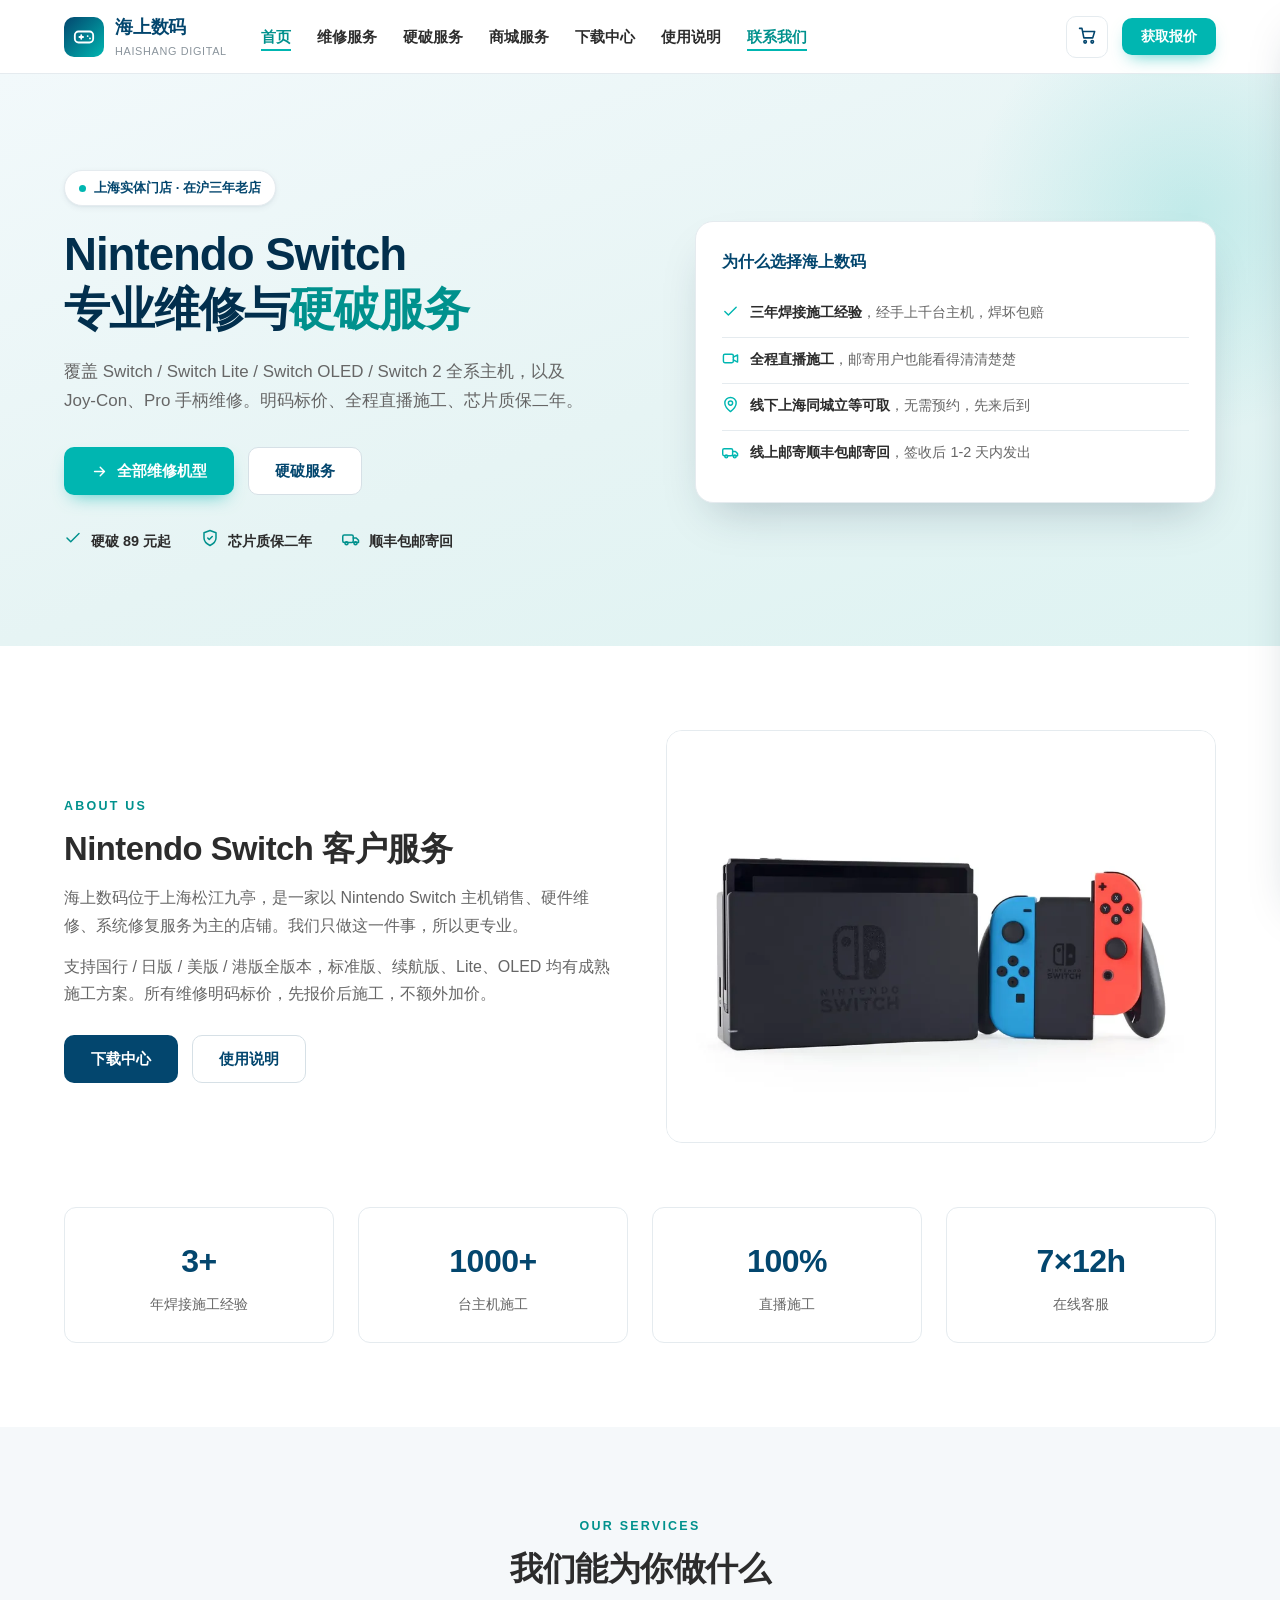
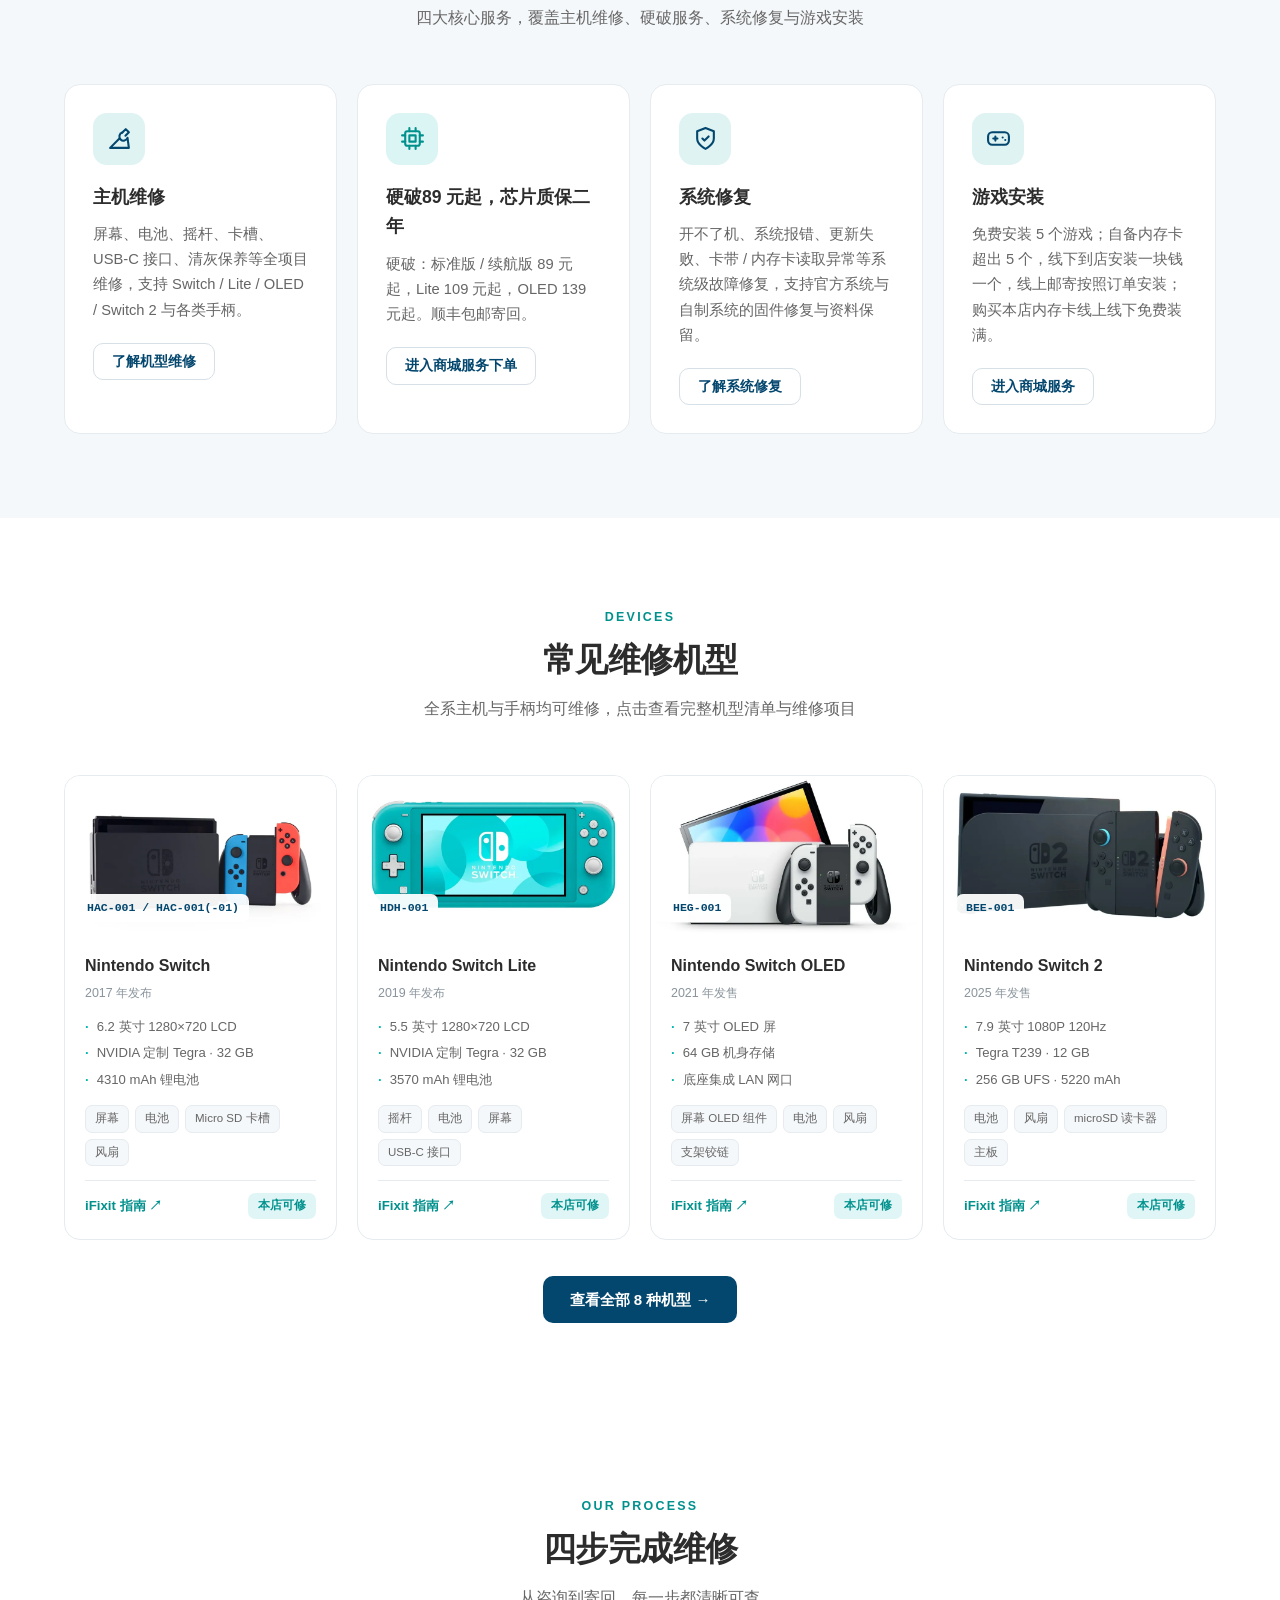
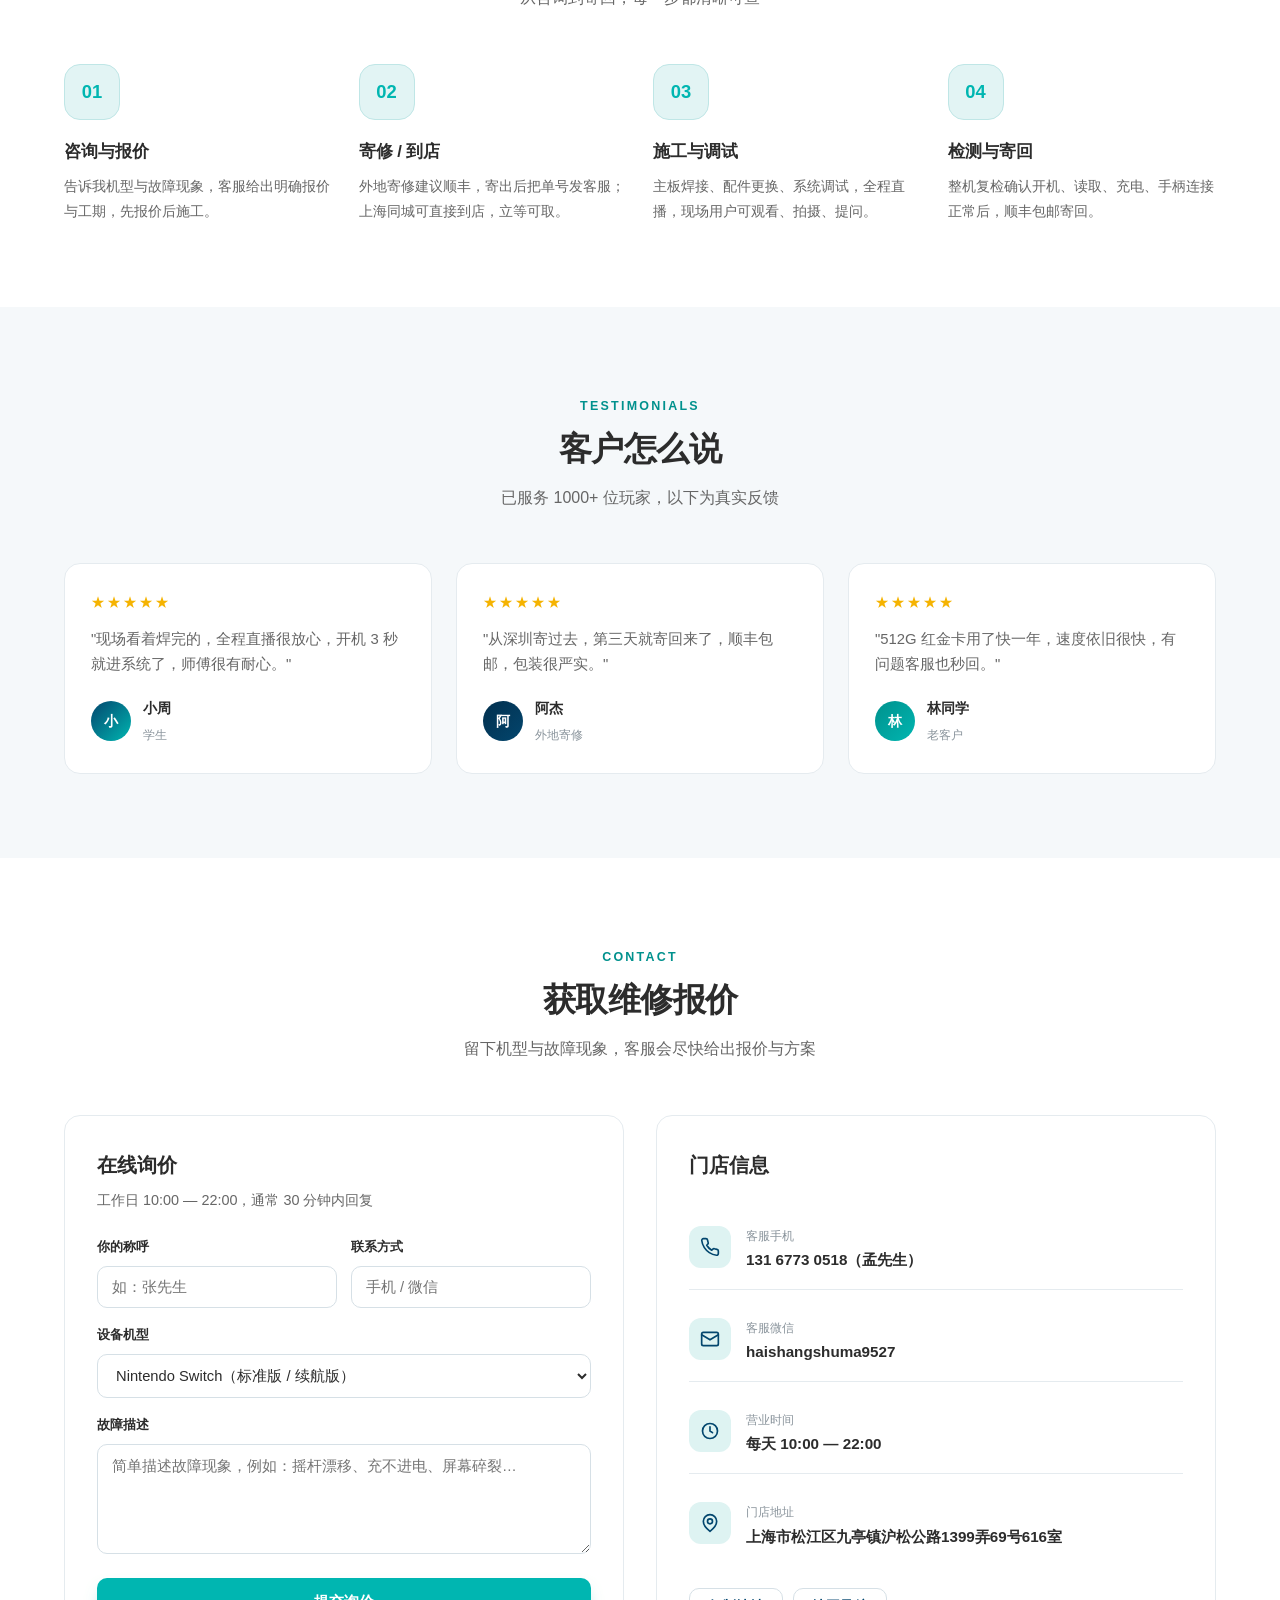
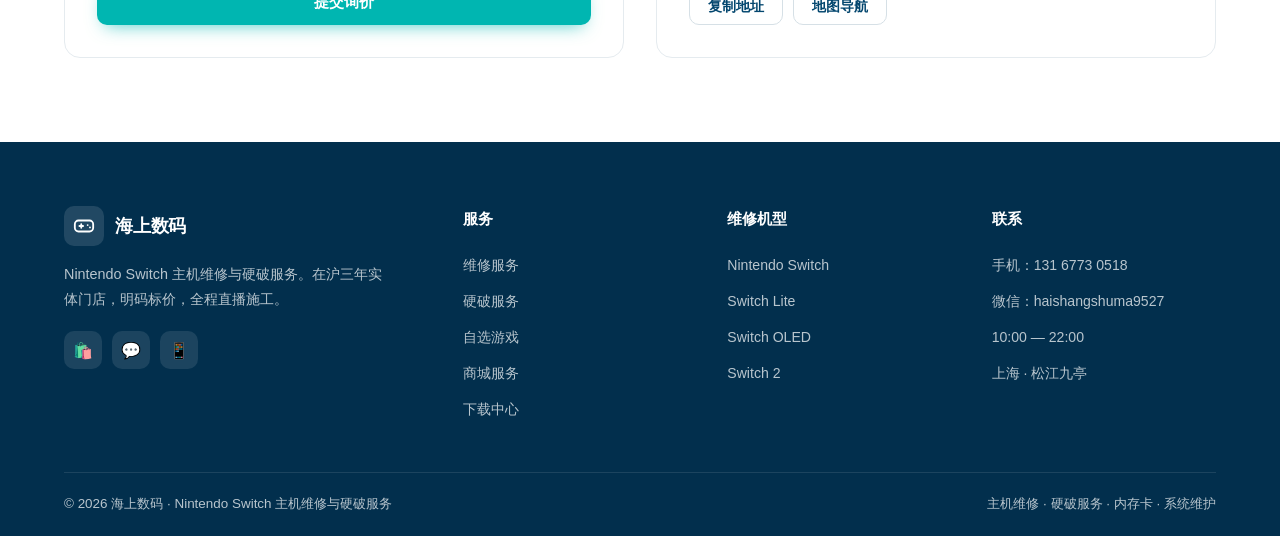
<file: index.html>
<!DOCTYPE html>
<html lang="zh-CN">
<head>
<meta charset="UTF-8">
<meta name="viewport" content="width=device-width, initial-scale=1.0">
<title>海上数码 | Nintendo Switch 主机维修与硬破服务</title>
<meta name="description" content="海上数码专注 Nintendo Switch 全系主机与手柄维修、主板硬破服务，支持国行/日版/美版/港版全型号，明码标价，芯片焊接质保二年，内存卡质保五年，支持线上邮寄与上海同城现场。">
<link rel="stylesheet" href="assets/style.css?v=5">
<link rel="icon" href="data:image/svg+xml,%3Csvg xmlns='http://www.w3.org/2000/svg' viewBox='0 0 64 64'%3E%3Crect width='64' height='64' rx='14' fill='%2303466e'/%3E%3Crect x='10' y='22' width='44' height='22' rx='10' fill='none' stroke='%2300b6b1' stroke-width='4'/%3E%3Ccircle cx='22' cy='33' r='3' fill='%2300b6b1'/%3E%3Ccircle cx='42' cy='33' r='3' fill='%2300b6b1'/%3E%3C/svg%3E">
</head>
<body>

<!-- 导航 -->
<nav class="navbar">
    <div class="nav-inner">
        <a href="index.html" class="brand">
            <span class="brand-mark" id="brandMark"></span>
            <span>海上数码<small>HAISHANG DIGITAL</small></span>
        </a>
        <ul class="nav-menu">
            <li><a href="index.html">首页</a></li>
            <li><a href="repair.html">维修服务</a></li>
            <li><a href="chip.html">硬破服务</a></li>
            <li><a href="shop.html">商城服务</a></li>
            <li><a href="resources.html">下载中心</a></li>
            <li><a href="support.html">使用说明</a></li>
            <li><a href="index.html#contact">联系我们</a></li>
        </ul>
        <div class="nav-right">
            <button class="cart-btn" onclick="openCart()" title="购物车"><span id="cartIcon"></span><span class="cart-badge">0</span></button>
            <button class="nav-toggle" id="navToggle"><span id="navToggleIcon"></span></button>
            <a href="#contact" class="btn btn-primary btn-sm" id="navCta">获取报价</a>
        </div>
    </div>
</nav>

<!-- Hero -->
<header class="hero">
    <div class="container">
        <div class="hero-grid">
            <div>
                <span class="hero-tag"><i></i> 上海实体门店 · 在沪三年老店</span>
                <h1>Nintendo Switch<br>专业维修与<em>硬破服务</em></h1>
                <p>覆盖 Switch / Switch Lite / Switch OLED / Switch 2 全系主机，以及 Joy-Con、Pro 手柄维修。明码标价、全程直播施工、芯片质保二年。</p>
                <div class="hero-actions">
                    <a href="repair.html" class="btn btn-primary" id="heroBtn1"></a>
                    <a href="chip.html" class="btn btn-outline">硬破服务</a>
                </div>
                <div class="hero-points">
                    <div><span id="hp1"></span>硬破 89 元起</div>
                    <div><span id="hp2"></span>芯片质保二年</div>
                    <div><span id="hp3"></span>顺丰包邮寄回</div>
                </div>
            </div>
            <div class="hero-visual">
                <div class="hero-card">
                    <h4>为什么选择海上数码</h4>
                    <ul class="hero-list">
                        <li><span id="hl1"></span><span><b>三年焊接施工经验</b>，经手上千台主机，焊坏包赔</span></li>
                        <li><span id="hl2"></span><span><b>全程直播施工</b>，邮寄用户也能看得清清楚楚</span></li>
                        <li><span id="hl3"></span><span><b>线下上海同城立等可取</b>，无需预约，先来后到</span></li>
                        <li><span id="hl4"></span><span><b>线上邮寄顺丰包邮寄回</b>，签收后 1-2 天内发出</span></li>
                    </ul>
                </div>
            </div>
        </div>
    </div>
</header>

<!-- 关于我们 -->
<section class="section" id="about">
    <div class="container">
        <div class="grid-2" style="align-items:center;gap:52px;">
            <div data-reveal>
                <span class="eyebrow">About Us</span>
                <h2 class="section-title">Nintendo Switch 客户服务</h2>
                <p class="section-desc">海上数码位于上海松江九亭，是一家以 Nintendo Switch 主机销售、硬件维修、系统修复服务为主的店铺。我们只做这一件事，所以更专业。</p>
                <p class="section-desc">支持国行 / 日版 / 美版 / 港版全版本，标准版、续航版、Lite、OLED 均有成熟施工方案。所有维修明码标价，先报价后施工，不额外加价。</p>
                <div style="margin-top:28px;display:flex;gap:14px;flex-wrap:wrap;">
                    <a href="resources.html" class="btn btn-dark">下载中心</a>
                    <a href="support.html" class="btn btn-outline">使用说明</a>
                </div>
            </div>
            <div data-reveal>
                <img loading="lazy" id="aboutImg" src="images/dev-switch.webp" alt="Nintendo Switch 主机" style="border-radius:16px;border:1px solid var(--line);transition:opacity .6s ease;min-height:280px;object-fit:cover;width:100%;" onclick="openLB(this.src)">
            </div>
        </div>

        <div class="stats" style="margin-top:64px;">
            <div class="stat" data-reveal><div class="num">3+</div><div class="lbl">年焊接施工经验</div></div>
            <div class="stat" data-reveal><div class="num">1000+</div><div class="lbl">台主机施工</div></div>
            <div class="stat" data-reveal><div class="num">100%</div><div class="lbl">直播施工</div></div>
            <div class="stat" data-reveal><div class="num">7×12h</div><div class="lbl">在线客服</div></div>
        </div>
    </div>
</section>

<!-- 服务概览 -->
<section class="section soft" id="services">
    <div class="container">
        <div class="section-head" data-reveal>
            <span class="eyebrow">Our Services</span>
            <h2 class="section-title">我们能为你做什么</h2>
            <p class="section-desc">四大核心服务，覆盖主机维修、硬破服务、系统修复与游戏安装</p>
        </div>
        <div class="grid-4">
            <div class="card" data-reveal>
                <div class="icon-circle" id="sv1"></div>
                <h3>主机维修</h3>
                <p>屏幕、电池、摇杆、卡槽、USB-C 接口、清灰保养等全项目维修，支持 Switch / Lite / OLED / Switch 2 与各类手柄。</p>
                <div style="margin-top:20px;"><a href="repair.html" class="btn btn-outline btn-sm">了解机型维修</a></div>
            </div>
            <div class="card" data-reveal>
                <div class="icon-circle accent" id="sv2"></div>
                <h3>硬破89 元起，芯片质保二年</h3>
                <p>硬破：标准版 / 续航版 89 元起，Lite 109 元起，OLED 139 元起。顺丰包邮寄回。</p>
                <div style="margin-top:20px;"><a href="shop.html" class="btn btn-outline btn-sm">进入商城服务下单</a></div>
            </div>
            <div class="card" data-reveal>
                <div class="icon-circle" id="sv4"></div>
                <h3>系统修复</h3>
                <p>开不了机、系统报错、更新失败、卡带 / 内存卡读取异常等系统级故障修复，支持官方系统与自制系统的固件修复与资料保留。</p>
                <div style="margin-top:20px;"><a href="chip.html" class="btn btn-outline btn-sm">了解系统修复</a></div>
            </div>
            <div class="card" data-reveal>
                <div class="icon-circle" id="sv3"></div>
                <h3>游戏安装</h3>
                <p>免费安装 5 个游戏；自备内存卡超出 5 个，线下到店安装一块钱一个，线上邮寄按照订单安装；购买本店内存卡线上线下免费装满。</p>
                <div style="margin-top:20px;"><a href="shop.html" class="btn btn-outline btn-sm">进入商城服务</a></div>
            </div>
        </div>
    </div>
</section>

<!-- 机型 -->
<section class="section" id="devices">
    <div class="container">
        <div class="section-head" data-reveal>
            <span class="eyebrow">Devices</span>
            <h2 class="section-title">常见维修机型</h2>
            <p class="section-desc">全系主机与手柄均可维修，点击查看完整机型清单与维修项目</p>
        </div>
        <div class="grid-4" id="devGrid"></div>
        <div style="text-align:center;margin-top:36px;">
            <a href="repair.html" class="btn btn-dark">查看全部 8 种机型 →</a>
        </div>
    </div>
</section>

<!-- 流程 -->
<section class="section process-sec" id="process">
    <div class="container">
        <div class="section-head" data-reveal>
            <span class="eyebrow">Our Process</span>
            <h2 class="section-title">四步完成维修</h2>
            <p class="section-desc">从咨询到寄回，每一步都清晰可查</p>
        </div>
        <div class="process">
            <div class="step" data-reveal>
                <div class="step-no">01</div>
                <h4>咨询与报价</h4>
                <p>告诉我机型与故障现象，客服给出明确报价与工期，先报价后施工。</p>
            </div>
            <div class="step" data-reveal>
                <div class="step-no">02</div>
                <h4>寄修 / 到店</h4>
                <p>外地寄修建议顺丰，寄出后把单号发客服；上海同城可直接到店，立等可取。</p>
            </div>
            <div class="step" data-reveal>
                <div class="step-no">03</div>
                <h4>施工与调试</h4>
                <p>主板焊接、配件更换、系统调试，全程直播，现场用户可观看、拍摄、提问。</p>
            </div>
            <div class="step" data-reveal>
                <div class="step-no">04</div>
                <h4>检测与寄回</h4>
                <p>整机复检确认开机、读取、充电、手柄连接正常后，顺丰包邮寄回。</p>
            </div>
        </div>
    </div>
</section>

<!-- 客户评价 -->
<section class="section soft" id="reviews">
    <div class="container">
        <div class="section-head" data-reveal>
            <span class="eyebrow">Testimonials</span>
            <h2 class="section-title">客户怎么说</h2>
            <p class="section-desc">已服务 1000+ 位玩家，以下为真实反馈</p>
        </div>
        <div class="grid-3" id="reviewGrid"></div>
    </div>
</section>

<!-- 联系 -->
<section class="section" id="contact">
    <div class="container">
        <div class="section-head" data-reveal>
            <span class="eyebrow">Contact</span>
            <h2 class="section-title">获取维修报价</h2>
            <p class="section-desc">留下机型与故障现象，客服会尽快给出报价与方案</p>
        </div>
        <div class="grid-2" style="gap:32px;">
            <div class="form-card" data-reveal>
                <h3>在线询价</h3>
                <p class="sub">工作日 10:00 — 22:00，通常 30 分钟内回复</p>
                <form onsubmit="submitForm(event)">
                    <div class="form-row">
                        <div class="field"><label>你的称呼</label><input required placeholder="如：张先生"></div>
                        <div class="field"><label>联系方式</label><input required placeholder="手机 / 微信"></div>
                    </div>
                    <div class="field">
                        <label>设备机型</label>
                        <select>
                            <option>Nintendo Switch（标准版 / 续航版）</option>
                            <option>Nintendo Switch Lite</option>
                            <option>Nintendo Switch OLED</option>
                            <option>Nintendo Switch 2</option>
                            <option>Joy-Con / Joy-Con 2</option>
                            <option>Pro Controller / Switch 2 Pro</option>
                            <option>其他</option>
                        </select>
                    </div>
                    <div class="field">
                        <label>故障描述</label>
                        <textarea placeholder="简单描述故障现象，例如：摇杆漂移、充不进电、屏幕碎裂…"></textarea>
                    </div>
                    <button class="btn btn-primary btn-block" type="submit">提交询价</button>
                </form>
            </div>
            <div data-reveal style="display:flex;flex-direction:column;">
                <div class="form-card" style="flex:1;display:flex;flex-direction:column;">
                    <h3>门店信息</h3>
                    <ul class="info-list" style="margin-top:16px;flex:1;display:flex;flex-direction:column;justify-content:space-around;">
                        <li><span class="info-ico" id="ic1"></span><div><div class="k">客服手机</div><div class="v">131 6773 0518（孟先生）</div></div></li>
                        <li><span class="info-ico" id="ic2"></span><div><div class="k">客服微信</div><div class="v">haishangshuma9527</div></div></li>
                        <li><span class="info-ico" id="ic3"></span><div><div class="k">营业时间</div><div class="v">每天 10:00 — 22:00</div></div></li>
                        <li><span class="info-ico" id="ic4"></span><div><div class="k">门店地址</div><div class="v">上海市松江区九亭镇沪松公路1399弄69号616室</div></div></li>
                    </ul>
                    <div style="display:flex;gap:10px;flex-wrap:wrap;margin-top:16px;">
                        <a href="javascript:copyAddr()" class="btn btn-outline btn-sm">复制地址</a>
                        <a href="https://map.baidu.com/search/%E6%B2%AA%E6%9D%BE%E5%85%AC%E8%B7%AF1399%E5%BC%8469%E5%8F%B7" target="_blank" rel="noopener" class="btn btn-outline btn-sm">地图导航</a>
                    </div>
                </div>
            </div>
        </div>
    </div>
</section>

<!-- 页脚 -->
<footer class="footer">
    <div class="container">
        <div class="foot-grid">
            <div>
                <a href="index.html" class="brand"><span class="brand-mark" id="footMark"></span><span>海上数码</span></a>
                <p>Nintendo Switch 主机维修与硬破服务。在沪三年实体门店，明码标价，全程直播施工。</p>
                <div class="socials">
                    <a href="https://shop310015375.taobao.com/" target="_blank" rel="noopener" title="淘宝店铺">🛍️</a>
                    <a href="javascript:copyText('haishangshuma9527')" title="复制微信">💬</a>
                    <a href="javascript:copyText('13167730518')" title="复制手机">📱</a>
                </div>
            </div>
            <div>
                <h5>服务</h5>
                <ul>
                    <li><a href="repair.html">维修服务</a></li>
                    <li><a href="chip.html">硬破服务</a></li>
            <li><a href="games.html">自选游戏</a></li>
                    <li><a href="shop.html">商城服务</a></li>
                    <li><a href="resources.html">下载中心</a></li>
                </ul>
            </div>
            <div>
                <h5>维修机型</h5>
                <ul>
                    <li><a href="repair.html">Nintendo Switch</a></li>
                    <li><a href="repair.html">Switch Lite</a></li>
                    <li><a href="repair.html">Switch OLED</a></li>
                    <li><a href="repair.html">Switch 2</a></li>
                </ul>
            </div>
            <div>
                <h5>联系</h5>
                <ul>
                    <li>手机：131 6773 0518</li>
                    <li>微信：haishangshuma9527</li>
                    <li>10:00 — 22:00</li>
                    <li>上海 · 松江九亭</li>
                </ul>
            </div>
        </div>
        <div class="foot-bottom">
            <span>© 2026 海上数码 · Nintendo Switch 主机维修与硬破服务</span>
            <span>主机维修 · 硬破服务 · 内存卡 · 系统维护</span>
        </div>
    </div>
</footer>

<div class="mask" id="mask" onclick="closeAll()"></div>

<div class="drawer" id="csDrawer">
    <div class="drawer-head"><h3>联系客服</h3><button class="drawer-close" onclick="closeAll()">✕</button></div>
    <div class="drawer-body">
        <p style="font-size:.88rem;color:var(--muted);margin-bottom:18px;">工作时间 10:00 — 22:00，下单后请主动发送快递单号</p>
        <div class="res-item" style="margin-bottom:12px;"><span class="res-ico" style="background:var(--primary)">💬</span>
            <div><div class="res-name">客服微信</div><div class="res-sub">haishangshuma9527</div></div>
            <span class="res-go" onclick="copyText('haishangshuma9527')">复制</span></div>
        <a class="res-item" style="margin-bottom:12px;" href="https://shop310015375.taobao.com/" target="_blank" rel="noopener"><span class="res-ico" style="background:var(--primary)">🛍️</span>
            <div><div class="res-name">我的淘宝店铺</div><div class="res-sub">shop310015375.taobao.com</div></div>
            <span class="res-go">打开</span></a>
        <div class="res-item" style="margin-bottom:12px;"><span class="res-ico" style="background:var(--primary)">📱</span>
            <div><div class="res-name">客服手机</div><div class="res-sub">131 6773 0518</div></div>
            <span class="res-go" onclick="copyText('13167730518')">复制</span></div>
        <div class="res-item" style="margin-bottom:12px;"><span class="res-ico" style="background:var(--primary)">🛍️</span>
            <div><div class="res-name">淘宝店铺</div><div class="res-sub">shop310015375.taobao.com</div></div>
            <span class="res-go" onclick="window.open('https://shop310015375.taobao.com/','_blank')">进店</span></div>
        <div class="res-item" style="margin-bottom:12px;"><span class="res-ico" style="background:var(--primary)">🚚</span>
            <div><div class="res-name">邮寄地址</div><div class="res-sub">沪松公路1399弄69号616室</div></div>
            <span class="res-go" onclick="copyAddr()">复制</span></div>
        <img loading="lazy" src="images/wechat-qr.webp" alt="微信客服" style="width:150px;border-radius:12px;border:1px solid var(--line);margin-top:8px;" onclick="openLB(this.src)">
    </div>
</div>

<script src="assets/app.js?v=3"></script>
<script>
/* 图标注入 */
const setIcon = (id, n)=>{ const e = document.getElementById(id); if(e) e.innerHTML = icon(n); };
document.querySelectorAll('.brand-mark').forEach(e=>e.innerHTML = icon('game'));
setIcon('navToggleIcon','menu');
setIcon('cartIcon','cart');
setIcon('hp1','check'); setIcon('hp2','shield'); setIcon('hp3','truck');
setIcon('hl1','check'); setIcon('hl2','video'); setIcon('hl3','pin'); setIcon('hl4','truck');
setIcon('sv1','tools'); setIcon('sv2','chip'); setIcon('sv3','game'); setIcon('sv4','shield');
setIcon('ic1','phone'); setIcon('ic2','mail'); setIcon('ic3','clock'); setIcon('ic4','pin'); setIcon('ic5','pin');

/* 关于我们图片：动态循环替换 */
(function(){
    const el = document.getElementById('aboutImg');
    if(!el) return;
    const imgs = ['images/dev-switch.webp','images/dev-lite.webp','images/dev-oled.webp','images/dev-switch2.webp'];
    imgs.slice(1).forEach(s=>{ const p=new Image(); p.src=s; });
    let i = 0;
    setInterval(()=>{
        el.style.opacity = 0;
        setTimeout(()=>{
            i = (i+1) % imgs.length;
            el.onload = ()=>{ el.style.opacity = 1; };
            el.src = imgs[i];
        }, 620);
    }, 3500);
})();
const hb = document.getElementById('heroBtn1'); if(hb) hb.innerHTML = icon('arrow') + ' 全部维修机型';

/* 机型（首页展示 4 款主机） */
const HOME_DEV = [
  {n:'Nintendo Switch', y:'2017 年发布', m:'HAC-001 / HAC-001(-01)', img:'images/dev-switch.webp',
   s:['6.2 英寸 1280×720 LCD','NVIDIA 定制 Tegra · 32 GB','4310 mAh 锂电池'],
   r:['屏幕','电池','Micro SD 卡槽','风扇'], st:'支持', u:'https://zh.ifixit.com/Device/Nintendo_Switch'},
  {n:'Nintendo Switch Lite', y:'2019 年发布', m:'HDH-001', img:'images/dev-lite.webp',
   s:['5.5 英寸 1280×720 LCD','NVIDIA 定制 Tegra · 32 GB','3570 mAh 锂电池'],
   r:['摇杆','电池','屏幕','USB-C 接口'], st:'支持', u:'https://zh.ifixit.com/Device/Nintendo_Switch_Lite'},
  {n:'Nintendo Switch OLED', y:'2021 年发售', m:'HEG-001', img:'images/dev-oled.webp',
   s:['7 英寸 OLED 屏','64 GB 机身存储','底座集成 LAN 网口'],
   r:['屏幕 OLED 组件','电池','风扇','支架铰链'], st:'支持', u:'https://zh.ifixit.com/Device/Nintendo_Switch_OLED_Model'},
  {n:'Nintendo Switch 2', y:'2025 年发售', m:'BEE-001', img:'images/dev-switch2.webp',
   s:['7.9 英寸 1080P 120Hz','Tegra T239 · 12 GB','256 GB UFS · 5220 mAh'],
   r:['电池','风扇','microSD 读卡器','主板'], st:'支持', u:'https://zh.ifixit.com/Device/Nintendo_Switch_2'}
];
document.getElementById('devGrid').innerHTML = HOME_DEV.map(d=>`
    <div class="dev-card">
        <div class="dev-img"><img src="${d.img}" alt="${d.n}" loading="lazy" onclick="openLB(this.src)"><span class="dev-model">${d.m}</span></div>
        <div class="dev-body">
            <h3>${d.n}</h3><div class="dev-year">${d.y}</div>
            <ul class="dev-spec">${d.s.map(x=>`<li>${x}</li>`).join('')}</ul>
            <div class="dev-tags">${d.r.map(x=>`<span>${x}</span>`).join('')}</div>
            <div class="dev-foot">
                <a href="${d.u}" target="_blank" rel="noopener">iFixit 指南 ↗</a>
                <span class="dev-status ${d.st==='支持'?'ok':'ask'}">${d.st==='支持'?'本店可修':'来电咨询'}</span>
            </div>
        </div>
    </div>`).join('');

/* 客户评价 */
const REVIEWS = [
  {n:'小周', r:'学生', t:'现场看着焊完的，全程直播很放心，开机 3 秒就进系统了，师傅很有耐心。', c:'linear-gradient(135deg,#03466e,#00b6b1)'},
  {n:'阿杰', r:'外地寄修', t:'从深圳寄过去，第三天就寄回来了，顺丰包邮，包装很严实。', c:'linear-gradient(135deg,#022f4d,#03466e)'},
  {n:'林同学', r:'老客户', t:'512G 红金卡用了快一年，速度依旧很快，有问题客服也秒回。', c:'linear-gradient(135deg,#00918d,#00b6b1)'}
];
document.getElementById('reviewGrid').innerHTML = REVIEWS.map(v=>`
    <div class="review">
        <div class="stars">★★★★★</div>
        <p>"${v.t}"</p>
        <div class="reviewer"><div class="avatar" style="background:${v.c}">${v.n.slice(0,1)}</div>
        <div><b>${v.n}</b><span>${v.r}</span></div></div>
    </div>`).join('');
</script>
</body>
</html>
</file>
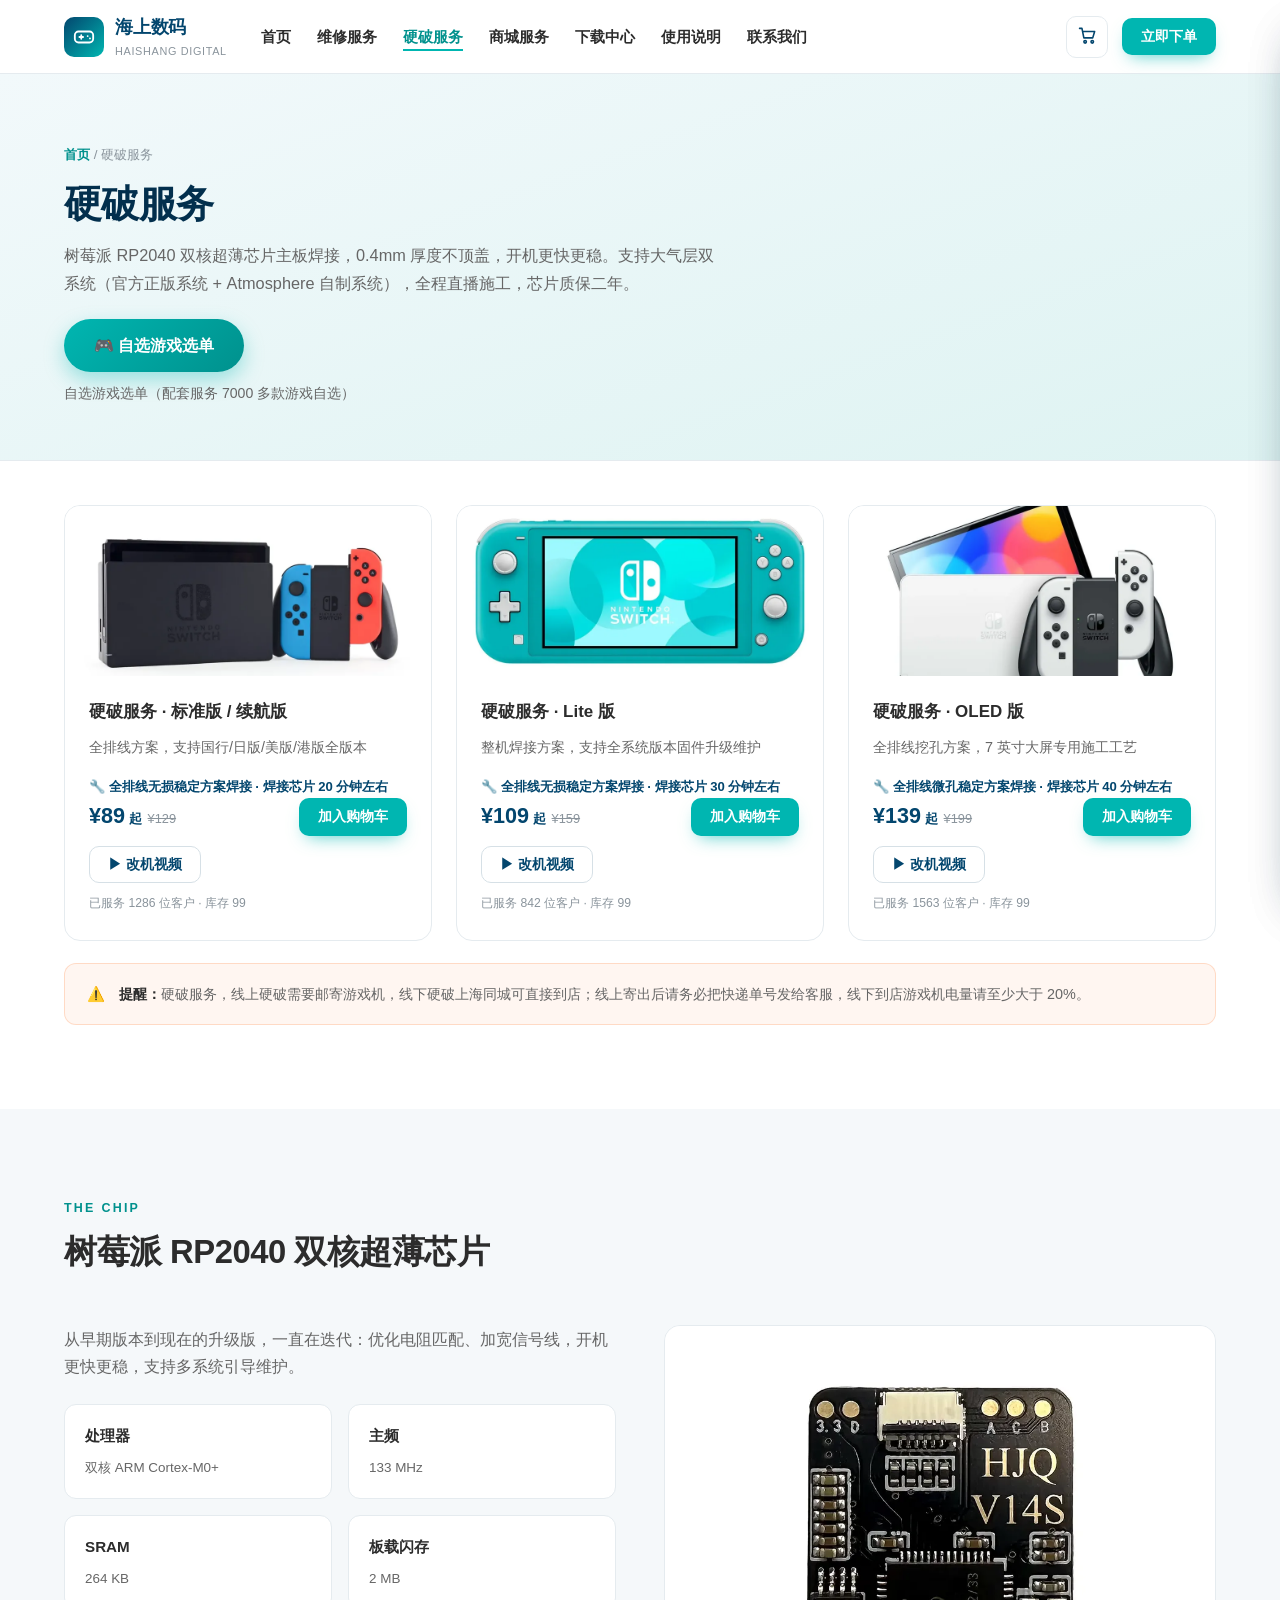
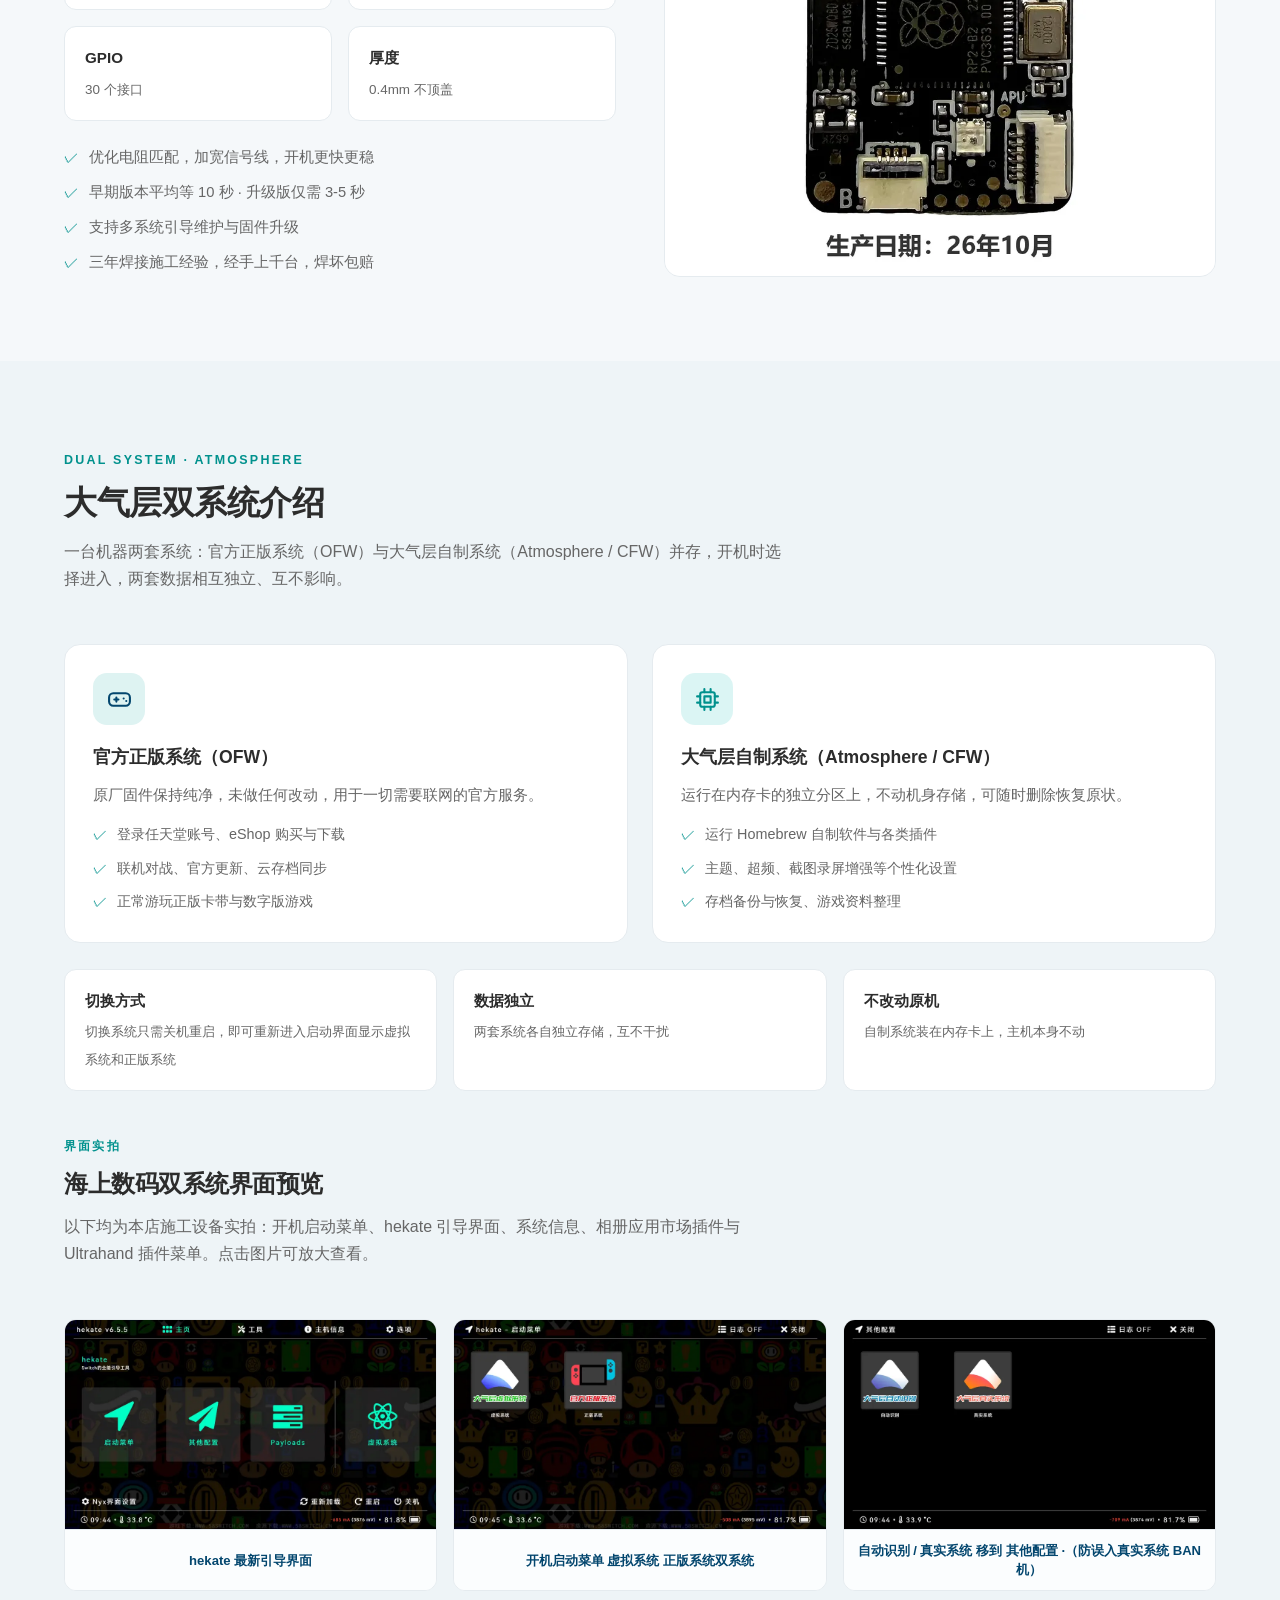
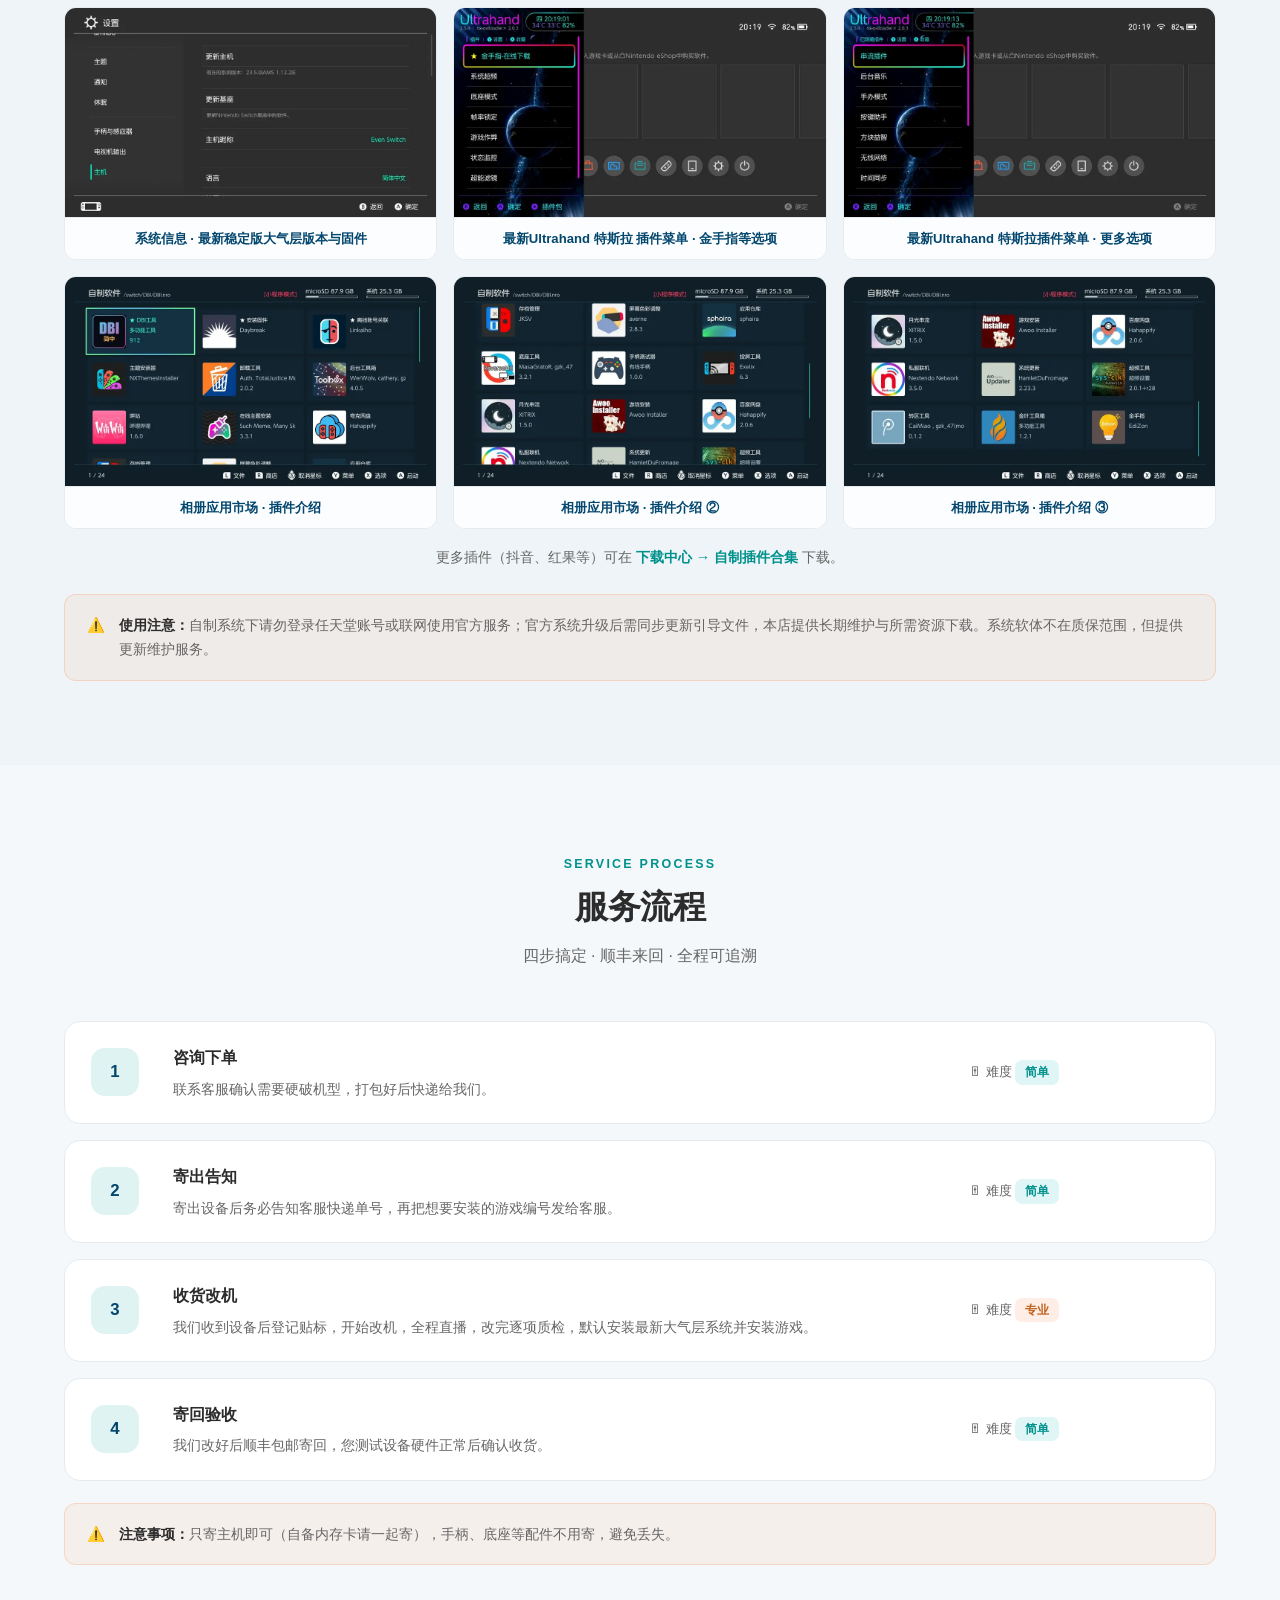
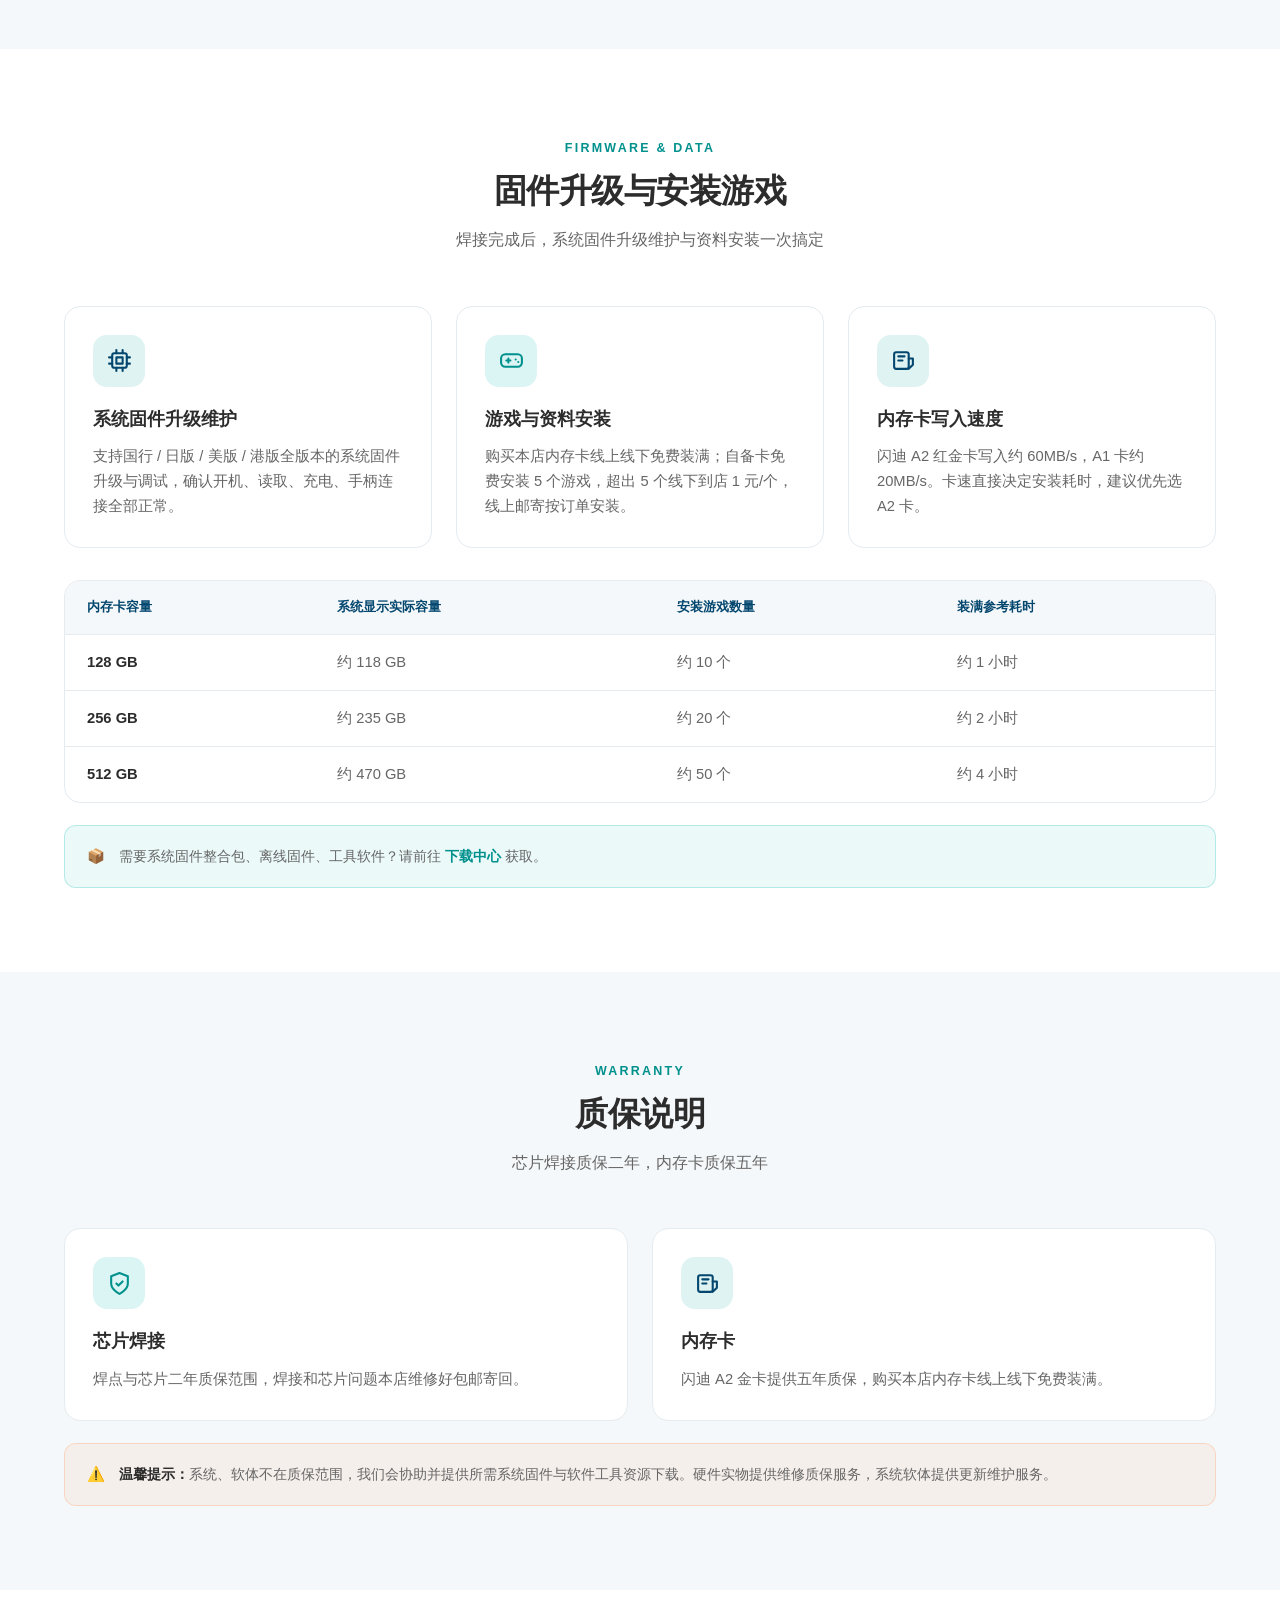
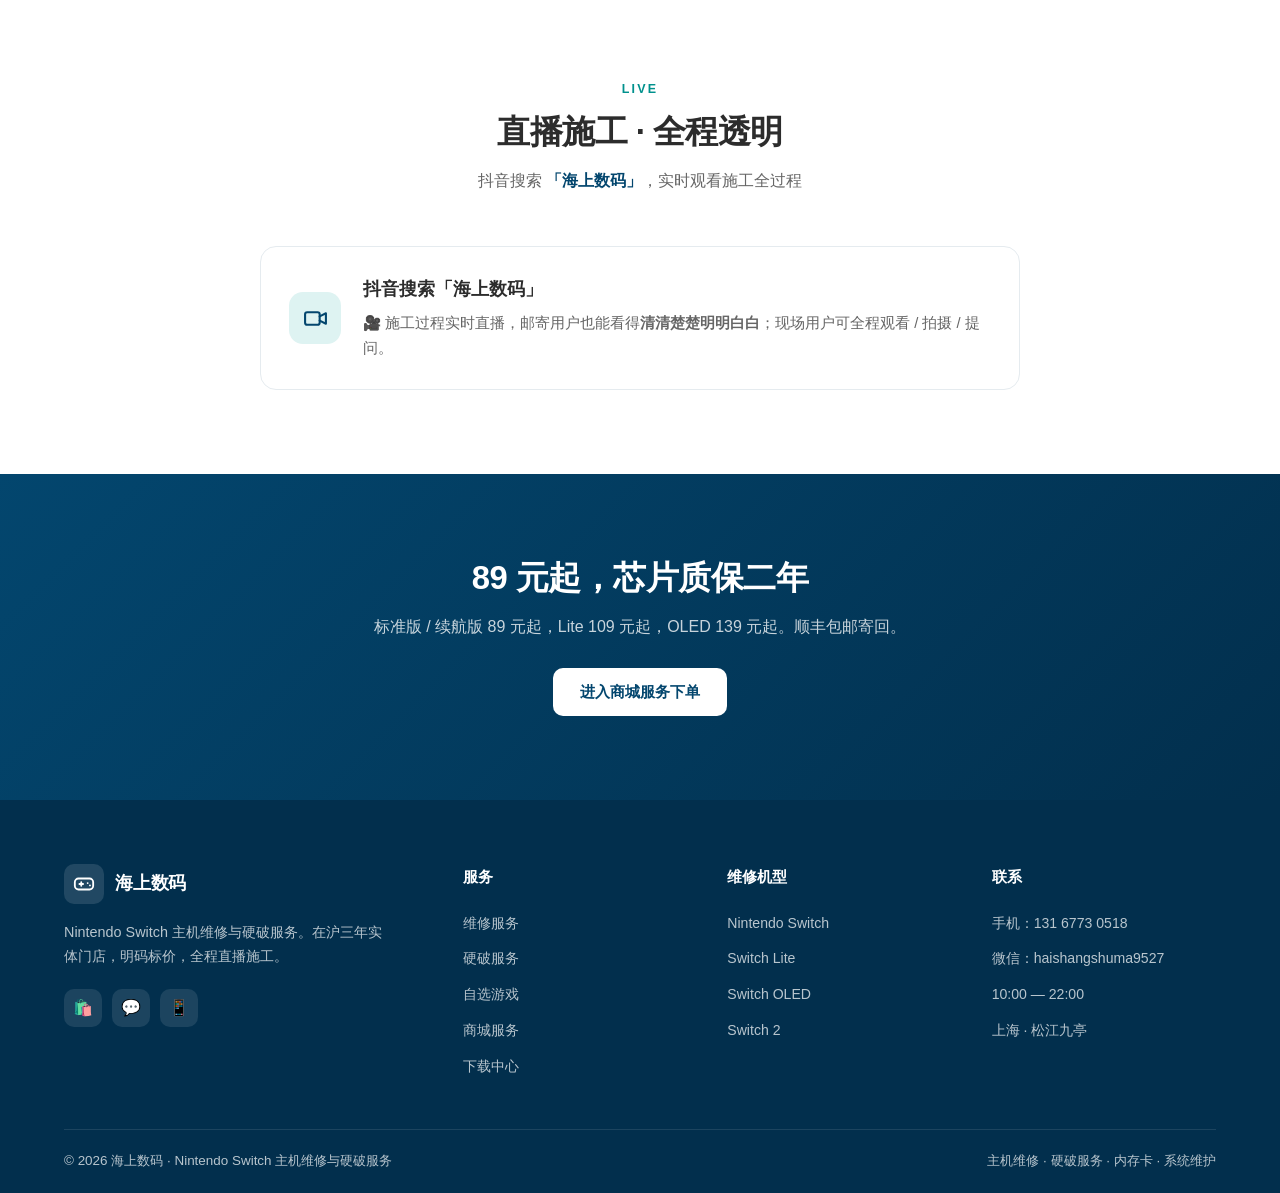
<file: chip.html>
<!DOCTYPE html>
<html lang="zh-CN">
<head>
<meta charset="UTF-8">
<meta name="viewport" content="width=device-width, initial-scale=1.0">
<title>硬破服务 | RP2040 主板焊接 · 系统固件维护 - 海上数码</title>
<meta name="description" content="海上数码提供 Nintendo Switch 硬破服务：RP2040 双核超薄芯片主板焊接，0.4mm 不顶盖，支持大气层双系统（官方正版系统 + Atmosphere 自制系统），开机 3-5 秒，芯片质保二年，全程直播施工。">
<link rel="stylesheet" href="assets/style.css?v=5">
<link rel="icon" href="data:image/svg+xml,%3Csvg xmlns='http://www.w3.org/2000/svg' viewBox='0 0 64 64'%3E%3Crect width='64' height='64' rx='14' fill='%2303466e'/%3E%3Crect x='10' y='22' width='44' height='22' rx='10' fill='none' stroke='%2300b6b1' stroke-width='4'/%3E%3Ccircle cx='22' cy='33' r='3' fill='%2300b6b1'/%3E%3Ccircle cx='42' cy='33' r='3' fill='%2300b6b1'/%3E%3C/svg%3E">
</head>
<body>

<nav class="navbar">
    <div class="nav-inner">
        <a href="index.html" class="brand">
            <span class="brand-mark"></span>
            <span>海上数码<small>HAISHANG DIGITAL</small></span>
        </a>
        <ul class="nav-menu">
            <li><a href="index.html">首页</a></li>
            <li><a href="repair.html">维修服务</a></li>
            <li><a href="chip.html">硬破服务</a></li>
            <li><a href="shop.html">商城服务</a></li>
            <li><a href="resources.html">下载中心</a></li>
            <li><a href="support.html">使用说明</a></li>
            <li><a href="index.html#contact">联系我们</a></li>
        </ul>
        <div class="nav-right">
            <button class="cart-btn" onclick="openCart()" title="购物车"><span id="cartIcon"></span><span class="cart-badge">0</span></button>
            <button class="nav-toggle" id="navToggle"><span id="navToggleIcon"></span></button>
            <a href="shop.html" class="btn btn-primary btn-sm">立即下单</a>
        </div>
    </div>
</nav>

<header class="page-hero">
    <div class="container">
        <div class="breadcrumb"><a href="index.html">首页</a> / 硬破服务</div>
        <h1>硬破服务</h1>
        <p>树莓派 RP2040 双核超薄芯片主板焊接，0.4mm 厚度不顶盖，开机更快更稳。支持大气层双系统（官方正版系统 + Atmosphere 自制系统），全程直播施工，芯片质保二年。</p>
        <div style="margin-top:22px;">
            <a href="games.html" style="display:inline-flex;align-items:center;gap:8px;padding:13px 30px;border-radius:50px;background:linear-gradient(135deg,#00b6b1 0%,#00918d 100%);color:#fff;font-weight:700;font-size:1rem;text-decoration:none;box-shadow:0 8px 20px rgba(0,182,177,.35);transition:transform .2s,box-shadow .2s;" onmouseover="this.style.transform='translateY(-2px)';this.style.boxShadow='0 12px 26px rgba(0,182,177,.45)'" onmouseout="this.style.transform='';this.style.boxShadow='0 8px 20px rgba(0,182,177,.35)'">🎮 自选游戏选单</a>
            <div style="margin-top:10px;font-size:.88rem;color:var(--muted);">自选游戏选单（配套服务 7000 多款游戏自选）</div>
        </div>
    </div>
</header>

<!-- 硬破服务报价 -->
<section class="section" style="padding-top:44px;">
    <div class="container">
        <div class="grid-3">
            <div class="svc-card" data-reveal>
                <div class="svc-img"><img src="images/dev-switch.webp" alt="硬破服务 · 标准版 / 续航版" loading="lazy" onclick="openLB(this.src)"></div>
                <div class="svc-body">
                    <h3>硬破服务 · 标准版 / 续航版</h3>
                    <p>全排线方案，支持国行/日版/美版/港版全版本</p>
                    <div style="font-size:.82rem;color:var(--primary);font-weight:600;margin-top:6px;">🔧 全排线无损稳定方案焊接 · 焊接芯片 20 分钟左右</div>
                    <div class="svc-meta">
                        <div class="price">¥89<small> 起</small><del>¥129</del></div>
                        <button class="btn btn-primary btn-sm" onclick="addCart('chip-std','硬破服务 · 标准版 / 续航版',89,'images/dev-switch.webp')">加入购物车</button>
                    </div>
                    <div style="display:flex;gap:8px;flex-wrap:wrap;margin-top:10px;">
                        <a href="https://pan.baidu.com/s/18JdEKHUjVdumxs-N3WRRIA?pwd=6n2n" target="_blank" rel="noopener" class="btn btn-outline btn-sm">▶ 改机视频</a>
                    </div>
                    <div style="font-size:.76rem;color:var(--muted-2);margin-top:10px;">已服务 1286 位客户 · 库存 99</div>
                </div>
            </div>
            <div class="svc-card" data-reveal>
                <div class="svc-img"><img src="images/dev-lite.webp" alt="硬破服务 · Lite 版" loading="lazy" onclick="openLB(this.src)"></div>
                <div class="svc-body">
                    <h3>硬破服务 · Lite 版</h3>
                    <p>整机焊接方案，支持全系统版本固件升级维护</p>
                    <div style="font-size:.82rem;color:var(--primary);font-weight:600;margin-top:6px;">🔧 全排线无损稳定方案焊接 · 焊接芯片 30 分钟左右</div>
                    <div class="svc-meta">
                        <div class="price">¥109<small> 起</small><del>¥159</del></div>
                        <button class="btn btn-primary btn-sm" onclick="addCart('chip-lite','硬破服务 · Lite 版',109,'images/dev-lite.webp')">加入购物车</button>
                    </div>
                    <div style="display:flex;gap:8px;flex-wrap:wrap;margin-top:10px;">
                        <a href="https://pan.baidu.com/s/1l0y1aN6lp23Y-yCb9R8eZQ?pwd=kgwc" target="_blank" rel="noopener" class="btn btn-outline btn-sm">▶ 改机视频</a>
                    </div>
                    <div style="font-size:.76rem;color:var(--muted-2);margin-top:10px;">已服务 842 位客户 · 库存 99</div>
                </div>
            </div>
            <div class="svc-card" data-reveal>
                <div class="svc-img"><img src="images/dev-oled.webp" alt="硬破服务 · OLED 版" loading="lazy" onclick="openLB(this.src)"></div>
                <div class="svc-body">
                    <h3>硬破服务 · OLED 版</h3>
                    <p>全排线挖孔方案，7 英寸大屏专用施工工艺</p>
                    <div style="font-size:.82rem;color:var(--primary);font-weight:600;margin-top:6px;">🔧 全排线微孔稳定方案焊接 · 焊接芯片 40 分钟左右</div>
                    <div class="svc-meta">
                        <div class="price">¥139<small> 起</small><del>¥199</del></div>
                        <button class="btn btn-primary btn-sm" onclick="addCart('chip-oled','硬破服务 · OLED 版',139,'images/dev-oled.webp')">加入购物车</button>
                    </div>
                    <div style="display:flex;gap:8px;flex-wrap:wrap;margin-top:10px;">
                        <a href="https://pan.baidu.com/s/1A3m1OG3rIBZLU4Nnkk5iyA?pwd=ti3u" target="_blank" rel="noopener" class="btn btn-outline btn-sm">▶ 改机视频</a>
                    </div>
                    <div style="font-size:.76rem;color:var(--muted-2);margin-top:10px;">已服务 1563 位客户 · 库存 99</div>
                </div>
            </div>
        </div>
        <div class="callout warn" style="margin-top:22px;" data-reveal>
            <span>⚠️</span>
            <span><b>提醒：</b>硬破服务，线上硬破需要邮寄游戏机，线下硬破上海同城可直接到店；线上寄出后请务必把快递单号发给客服，线下到店游戏机电量请至少大于 20%。</span>
        </div>
    </div>
</section>

<!-- 芯片介绍 -->
<section class="section soft">
    <div class="container">
        <div class="section-head left" data-reveal>
            <span class="eyebrow">The Chip</span>
            <h2 class="section-title">树莓派 RP2040 双核超薄芯片</h2>
        </div>
        <div class="grid-2" style="gap:48px;align-items:center;">
            <div data-reveal>
                <p class="section-desc" style="margin-top:0;">从早期版本到现在的升级版，一直在迭代：优化电阻匹配、加宽信号线，开机更快更稳，支持多系统引导维护。</p>
                <div class="mini-grid" style="margin:24px 0;">
                    <div class="mini"><b>处理器</b><span>双核 ARM Cortex-M0+</span></div>
                    <div class="mini"><b>主频</b><span>133 MHz</span></div>
                    <div class="mini"><b>SRAM</b><span>264 KB</span></div>
                    <div class="mini"><b>板载闪存</b><span>2 MB</span></div>
                    <div class="mini"><b>GPIO</b><span>30 个接口</span></div>
                    <div class="mini"><b>厚度</b><span>0.4mm 不顶盖</span></div>
                </div>
                <ul style="display:flex;flex-direction:column;gap:10px;">
                    <li style="display:flex;gap:10px;font-size:.92rem;color:var(--muted);"><span style="color:var(--accent-dark);">✓</span>优化电阻匹配，加宽信号线，开机更快更稳</li>
                    <li style="display:flex;gap:10px;font-size:.92rem;color:var(--muted);"><span style="color:var(--accent-dark);">✓</span>早期版本平均等 10 秒 · 升级版仅需 3-5 秒</li>
                    <li style="display:flex;gap:10px;font-size:.92rem;color:var(--muted);"><span style="color:var(--accent-dark);">✓</span>支持多系统引导维护与固件升级</li>
                    <li style="display:flex;gap:10px;font-size:.92rem;color:var(--muted);"><span style="color:var(--accent-dark);">✓</span>三年焊接施工经验，经手上千台，焊坏包赔</li>
                </ul>
            </div>
            <div data-reveal>
                <img loading="lazy" src="images/chip.webp?v=2" alt="RP2040 芯片" style="border-radius:16px;border:1px solid var(--line);" onclick="openLB(this.src)">
            </div>
        </div>
    </div>
</section>

<!-- 大气层双系统介绍 -->
<section class="section soft-2" id="dual">
    <div class="container">
        <div class="section-head left" data-reveal>
            <span class="eyebrow">Dual System · Atmosphere</span>
            <h2 class="section-title">大气层双系统介绍</h2>
            <p class="section-desc">一台机器两套系统：官方正版系统（OFW）与大气层自制系统（Atmosphere / CFW）并存，开机时选择进入，两套数据相互独立、互不影响。</p>
        </div>
        <div class="grid-2" style="gap:24px;">
            <div class="card" data-reveal>
                <div class="icon-circle" id="d1"></div>
                <h3>官方正版系统（OFW）</h3>
                <p>原厂固件保持纯净，未做任何改动，用于一切需要联网的官方服务。</p>
                <ul style="display:flex;flex-direction:column;gap:9px;margin-top:14px;">
                    <li style="display:flex;gap:10px;font-size:.9rem;color:var(--muted);"><span style="color:var(--accent-dark);">✓</span>登录任天堂账号、eShop 购买与下载</li>
                    <li style="display:flex;gap:10px;font-size:.9rem;color:var(--muted);"><span style="color:var(--accent-dark);">✓</span>联机对战、官方更新、云存档同步</li>
                    <li style="display:flex;gap:10px;font-size:.9rem;color:var(--muted);"><span style="color:var(--accent-dark);">✓</span>正常游玩正版卡带与数字版游戏</li>
                </ul>
            </div>
            <div class="card" data-reveal>
                <div class="icon-circle accent" id="d2"></div>
                <h3>大气层自制系统（Atmosphere / CFW）</h3>
                <p>运行在内存卡的独立分区上，不动机身存储，可随时删除恢复原状。</p>
                <ul style="display:flex;flex-direction:column;gap:9px;margin-top:14px;">
                    <li style="display:flex;gap:10px;font-size:.9rem;color:var(--muted);"><span style="color:var(--accent-dark);">✓</span>运行 Homebrew 自制软件与各类插件</li>
                    <li style="display:flex;gap:10px;font-size:.9rem;color:var(--muted);"><span style="color:var(--accent-dark);">✓</span>主题、超频、截图录屏增强等个性化设置</li>
                    <li style="display:flex;gap:10px;font-size:.9rem;color:var(--muted);"><span style="color:var(--accent-dark);">✓</span>存档备份与恢复、游戏资料整理</li>
                </ul>
            </div>
        </div>
        <div class="mini-grid" style="margin-top:26px;">
            <div class="mini"><b>切换方式</b><span>切换系统只需关机重启，即可重新进入启动界面显示虚拟系统和正版系统</span></div>
            <div class="mini"><b>数据独立</b><span>两套系统各自独立存储，互不干扰</span></div>
            <div class="mini"><b>不改动原机</b><span>自制系统装在内存卡上，主机本身不动</span></div>
        </div>

        <div class="section-head left" style="margin-top:40px;" data-reveal>
            <span class="eyebrow">界面实拍</span>
            <h2 class="section-title" style="font-size:1.5rem;">海上数码双系统界面预览</h2>
            <p class="section-desc">以下均为本店施工设备实拍：开机启动菜单、hekate 引导界面、系统信息、相册应用市场插件与 Ultrahand 插件菜单。点击图片可放大查看。</p>
        </div>
        <div class="atm-gallery" data-reveal>
            <figure class="atm-shot" onclick="openLB('images/atm-01.webp')">
                <img src="images/atm-01.webp" alt="hekate 最新引导界面" loading="lazy">
                <figcaption>hekate 最新引导界面</figcaption>
            </figure>
            <figure class="atm-shot" onclick="openLB('images/atm-02.webp')">
                <img src="images/atm-02.webp" alt="开机启动菜单 虚拟系统 正版系统双系统" loading="lazy">
                <figcaption>开机启动菜单 虚拟系统 正版系统双系统</figcaption>
            </figure>
            <figure class="atm-shot" onclick="openLB('images/atm-03.webp')">
                <img src="images/atm-03.webp" alt="自动识别 / 真实系统 移到 其他配置 ·（防误入真实系统 BAN 机）" loading="lazy">
                <figcaption>自动识别 / 真实系统 移到 其他配置 ·（防误入真实系统 BAN 机）</figcaption>
            </figure>
            <figure class="atm-shot" onclick="openLB('images/atm-04.webp')">
                <img src="images/atm-04.webp" alt="系统信息 · 最新稳定版大气层版本与固件" loading="lazy">
                <figcaption>系统信息 · 最新稳定版大气层版本与固件</figcaption>
            </figure>
            <figure class="atm-shot" onclick="openLB('images/atm-05.webp')">
                <img src="images/atm-05.webp" alt="最新Ultrahand 特斯拉 插件菜单 · 金手指等选项" loading="lazy">
                <figcaption>最新Ultrahand 特斯拉 插件菜单 · 金手指等选项</figcaption>
            </figure>
            <figure class="atm-shot" onclick="openLB('images/atm-06.webp')">
                <img src="images/atm-06.webp" alt="最新Ultrahand 特斯拉插件菜单 · 更多选项" loading="lazy">
                <figcaption>最新Ultrahand 特斯拉插件菜单 · 更多选项</figcaption>
            </figure>
            <figure class="atm-shot" onclick="openLB('images/atm-07.webp')">
                <img src="images/atm-07.webp" alt="相册应用市场 · 插件介绍" loading="lazy">
                <figcaption>相册应用市场 · 插件介绍</figcaption>
            </figure>
            <figure class="atm-shot" onclick="openLB('images/atm-08.webp')">
                <img src="images/atm-08.webp" alt="相册应用市场 · 插件介绍 ②" loading="lazy">
                <figcaption>相册应用市场 · 插件介绍 ②</figcaption>
            </figure>
            <figure class="atm-shot" onclick="openLB('images/atm-09.webp')">
                <img src="images/atm-09.webp" alt="相册应用市场 · 插件介绍 ③" loading="lazy">
                <figcaption>相册应用市场 · 插件介绍 ③</figcaption>
            </figure>
        </div>
        <p style="margin-top:16px;font-size:.9rem;color:var(--muted);text-align:center;" data-reveal>
            更多插件（抖音、红果等）可在 <a href="resources.html" style="color:var(--accent-dark);font-weight:800;">下载中心 → 自制插件合集</a> 下载。
        </p>

        <div class="callout warn" style="margin-top:24px;" data-reveal>
            <span>⚠️</span>
            <span><b>使用注意：</b>自制系统下请勿登录任天堂账号或联网使用官方服务；官方系统升级后需同步更新引导文件，本店提供长期维护与所需资源下载。系统软体不在质保范围，但提供更新维护服务。</span>
        </div>
    </div>
</section>

<!-- 服务流程 -->
<section class="section soft">
    <div class="container">
        <div class="section-head" data-reveal>
            <span class="eyebrow">Service Process</span>
            <h2 class="section-title">服务流程</h2>
            <p class="section-desc">四步搞定 · 顺丰来回 · 全程可追溯</p>
        </div>
        <div class="steps-list">
            <div class="step-row" data-reveal>
                <div class="no">1</div>
                <div><h4>咨询下单</h4><p>联系客服确认需要硬破机型，打包好后快递给我们。</p></div>
                <div class="step-info"><span>🎚 难度 <span class="lvl e">简单</span></span></div>
            </div>
            <div class="step-row" data-reveal>
                <div class="no">2</div>
                <div><h4>寄出告知</h4><p>寄出设备后务必告知客服快递单号，再把想要安装的游戏编号发给客服。</p></div>
                <div class="step-info"><span>🎚 难度 <span class="lvl e">简单</span></span></div>
            </div>
            <div class="step-row" data-reveal>
                <div class="no">3</div>
                <div><h4>收货改机</h4><p>我们收到设备后登记贴标，开始改机，全程直播，改完逐项质检，默认安装最新大气层系统并安装游戏。</p></div>
                <div class="step-info"><span>🎚 难度 <span class="lvl m">专业</span></span></div>
            </div>
            <div class="step-row" data-reveal>
                <div class="no">4</div>
                <div><h4>寄回验收</h4><p>我们改好后顺丰包邮寄回，您测试设备硬件正常后确认收货。</p></div>
                <div class="step-info"><span>🎚 难度 <span class="lvl e">简单</span></span></div>
            </div>
        </div>
        <div class="callout warn" style="margin-top:22px;">
            <span>⚠️</span>
            <span><b>注意事项：</b>只寄主机即可（自备内存卡请一起寄），手柄、底座等配件不用寄，避免丢失。</span>
        </div>
    </div>
</section>

<!-- 固件升级与安装游戏 -->
<section class="section">
    <div class="container">
        <div class="section-head" data-reveal>
            <span class="eyebrow">Firmware & Data</span>
            <h2 class="section-title">固件升级与安装游戏</h2>
            <p class="section-desc">焊接完成后，系统固件升级维护与资料安装一次搞定</p>
        </div>
        <div class="grid-3">
            <div class="card" data-reveal>
                <div class="icon-circle" id="f1"></div>
                <h3>系统固件升级维护</h3>
                <p>支持国行 / 日版 / 美版 / 港版全版本的系统固件升级与调试，确认开机、读取、充电、手柄连接全部正常。</p>
            </div>
            <div class="card" data-reveal>
                <div class="icon-circle accent" id="f2"></div>
                <h3>游戏与资料安装</h3>
                <p>购买本店内存卡线上线下免费装满；自备卡免费安装 5 个游戏，超出 5 个线下到店 1 元/个，线上邮寄按订单安装。</p>
            </div>
            <div class="card" data-reveal>
                <div class="icon-circle" id="f3"></div>
                <h3>内存卡写入速度</h3>
                <p>闪迪 A2 红金卡写入约 60MB/s，A1 卡约 20MB/s。卡速直接决定安装耗时，建议优先选 A2 卡。</p>
            </div>
        </div>
        <div class="table-wrap" style="margin-top:32px;" data-reveal>
            <table>
                <thead><tr><th>内存卡容量</th><th>系统显示实际容量</th><th>安装游戏数量</th><th>装满参考耗时</th></tr></thead>
                <tbody>
                    <tr><td>128 GB</td><td>约 118 GB</td><td>约 10 个</td><td>约 1 小时</td></tr>
                    <tr><td>256 GB</td><td>约 235 GB</td><td>约 20 个</td><td>约 2 小时</td></tr>
                    <tr><td>512 GB</td><td>约 470 GB</td><td>约 50 个</td><td>约 4 小时</td></tr>
                </tbody>
            </table>
        </div>
        <div class="callout" style="margin-top:22px;" data-reveal>
            <span>📦</span>
            <span>需要系统固件整合包、离线固件、工具软件？请前往 <a href="resources.html" style="color:var(--accent-dark);font-weight:700;">下载中心</a> 获取。</span>
        </div>
    </div>
</section>

<!-- 质保 -->
<section class="section soft">
    <div class="container">
        <div class="section-head" data-reveal>
            <span class="eyebrow">Warranty</span>
            <h2 class="section-title">质保说明</h2>
            <p class="section-desc">芯片焊接质保二年，内存卡质保五年</p>
        </div>
        <div class="grid-2">
            <div class="card" data-reveal><div class="icon-circle accent" id="w3"></div><h3>芯片焊接</h3><p>焊点与芯片二年质保范围，焊接和芯片问题本店维修好包邮寄回。</p></div>
            <div class="card" data-reveal><div class="icon-circle" id="w4"></div><h3>内存卡</h3><p>闪迪 A2 金卡提供五年质保，购买本店内存卡线上线下免费装满。</p></div>
        </div>
        <div class="callout warn" style="margin-top:22px;" data-reveal>
            <span>⚠️</span>
            <span><b>温馨提示：</b>系统、软体不在质保范围，我们会协助并提供所需系统固件与软件工具资源下载。硬件实物提供维修质保服务，系统软体提供更新维护服务。</span>
        </div>
    </div>
</section>

<!-- 直播施工 -->
<section class="section">
    <div class="container">
        <div class="section-head" data-reveal>
            <span class="eyebrow">Live</span>
            <h2 class="section-title">直播施工 · 全程透明</h2>
            <p class="section-desc">抖音搜索 <strong style="color:var(--primary);">「海上数码」</strong>，实时观看施工全过程</p>
        </div>
        <div class="card" data-reveal style="display:flex;gap:22px;align-items:center;max-width:760px;margin:0 auto;">
            <div class="icon-circle" id="lv1" style="margin:0;flex:0 0 auto;"></div>
            <div>
                <h4 style="font-size:1.1rem;margin-bottom:6px;">抖音搜索「海上数码」</h4>
                <p>🎥 施工过程实时直播，邮寄用户也能看得<strong>清清楚楚明明白白</strong>；现场用户可全程观看 / 拍摄 / 提问。</p>
            </div>
        </div>
    </div>
</section>

<!-- CTA -->
<section class="section deep">
    <div class="container" style="text-align:center;">
        <h2 class="section-title" style="margin-bottom:14px;">89 元起，芯片质保二年</h2>
        <p class="section-desc" style="margin:0 auto 28px;max-width:560px;">标准版 / 续航版 89 元起，Lite 109 元起，OLED 139 元起。顺丰包邮寄回。</p>
        <a href="shop.html" class="btn btn-light">进入商城服务下单</a>
    </div>
</section>

<footer class="footer">
    <div class="container">
        <div class="foot-grid">
            <div>
                <a href="index.html" class="brand"><span class="brand-mark"></span><span>海上数码</span></a>
                <p>Nintendo Switch 主机维修与硬破服务。在沪三年实体门店，明码标价，全程直播施工。</p>
                <div class="socials">
                    <a href="https://shop310015375.taobao.com/" target="_blank" rel="noopener" title="淘宝店铺">🛍️</a>
                    <a href="javascript:copyText('haishangshuma9527')" title="复制微信">💬</a>
                    <a href="javascript:copyText('13167730518')" title="复制手机">📱</a>
                </div>
            </div>
            <div>
                <h5>服务</h5>
                <ul>
                    <li><a href="repair.html">维修服务</a></li>
                    <li><a href="chip.html">硬破服务</a></li>
            <li><a href="games.html">自选游戏</a></li>
                    <li><a href="shop.html">商城服务</a></li>
                    <li><a href="resources.html">下载中心</a></li>
                </ul>
            </div>
            <div>
                <h5>维修机型</h5>
                <ul>
                    <li><a href="repair.html">Nintendo Switch</a></li>
                    <li><a href="repair.html">Switch Lite</a></li>
                    <li><a href="repair.html">Switch OLED</a></li>
                    <li><a href="repair.html">Switch 2</a></li>
                </ul>
            </div>
            <div>
                <h5>联系</h5>
                <ul>
                    <li>手机：131 6773 0518</li>
                    <li>微信：haishangshuma9527</li>
                    <li>10:00 — 22:00</li>
                    <li>上海 · 松江九亭</li>
                </ul>
            </div>
        </div>
        <div class="foot-bottom">
            <span>© 2026 海上数码 · Nintendo Switch 主机维修与硬破服务</span>
            <span>主机维修 · 硬破服务 · 内存卡 · 系统维护</span>
        </div>
    </div>
</footer>

<div class="mask" id="mask" onclick="closeAll()"></div>
<div class="drawer" id="cartDrawer">
    <div class="drawer-head"><h3>我的购物车</h3><button class="drawer-close" onclick="closeAll()">✕</button></div>
    <div class="drawer-body" id="cartBody"></div>
    <div class="drawer-foot">
        <div class="total-row"><span>合计</span><b>¥<span id="cartTotal">0</span></b></div>
        <button class="btn btn-primary btn-block" onclick="checkout()">提交订单 · 联系客服确认</button>
    </div>
</div>
<div class="drawer" id="csDrawer">
    <div class="drawer-head"><h3>联系客服</h3><button class="drawer-close" onclick="closeAll()">✕</button></div>
    <div class="drawer-body">
        <p style="font-size:.88rem;color:var(--muted);margin-bottom:18px;">工作时间 10:00 — 22:00，下单后请主动发送快递单号</p>
        <div class="res-item" style="margin-bottom:12px;"><span class="res-ico" style="background:var(--primary)">💬</span>
            <div><div class="res-name">客服微信</div><div class="res-sub">haishangshuma9527</div></div>
            <span class="res-go" onclick="copyText('haishangshuma9527')">复制</span></div>
        <a class="res-item" style="margin-bottom:12px;" href="https://shop310015375.taobao.com/" target="_blank" rel="noopener"><span class="res-ico" style="background:var(--primary)">🛍️</span>
            <div><div class="res-name">我的淘宝店铺</div><div class="res-sub">shop310015375.taobao.com</div></div>
            <span class="res-go">打开</span></a>
        <div class="res-item" style="margin-bottom:12px;"><span class="res-ico" style="background:var(--primary)">📱</span>
            <div><div class="res-name">客服手机</div><div class="res-sub">131 6773 0518</div></div>
            <span class="res-go" onclick="copyText('13167730518')">复制</span></div>
        <div class="res-item" style="margin-bottom:12px;"><span class="res-ico" style="background:var(--primary)">🚚</span>
            <div><div class="res-name">邮寄地址</div><div class="res-sub">沪松公路1399弄69号616室</div></div>
            <span class="res-go" onclick="copyAddr()">复制</span></div>
        <img loading="lazy" src="images/wechat-qr.webp" alt="微信客服" style="width:150px;border-radius:12px;border:1px solid var(--line);margin-top:8px;" onclick="openLB(this.src)">
    </div>
</div>

<script src="assets/app.js?v=3"></script>
<script>
document.querySelectorAll('.brand-mark').forEach(e=>e.innerHTML = icon('game'));
const setIcon = (id,n)=>{ const e=document.getElementById(id); if(e) e.innerHTML = icon(n); };
setIcon('navToggleIcon','menu'); setIcon('cartIcon','cart');
setIcon('f1','chip'); setIcon('f2','game'); setIcon('f3','sd');
setIcon('d1','game'); setIcon('d2','chip');
setIcon('w1','game'); setIcon('w2','tools'); setIcon('w3','shield'); setIcon('w4','sd'); setIcon('lv1','video');
</script>
</body>
</html>
</file>
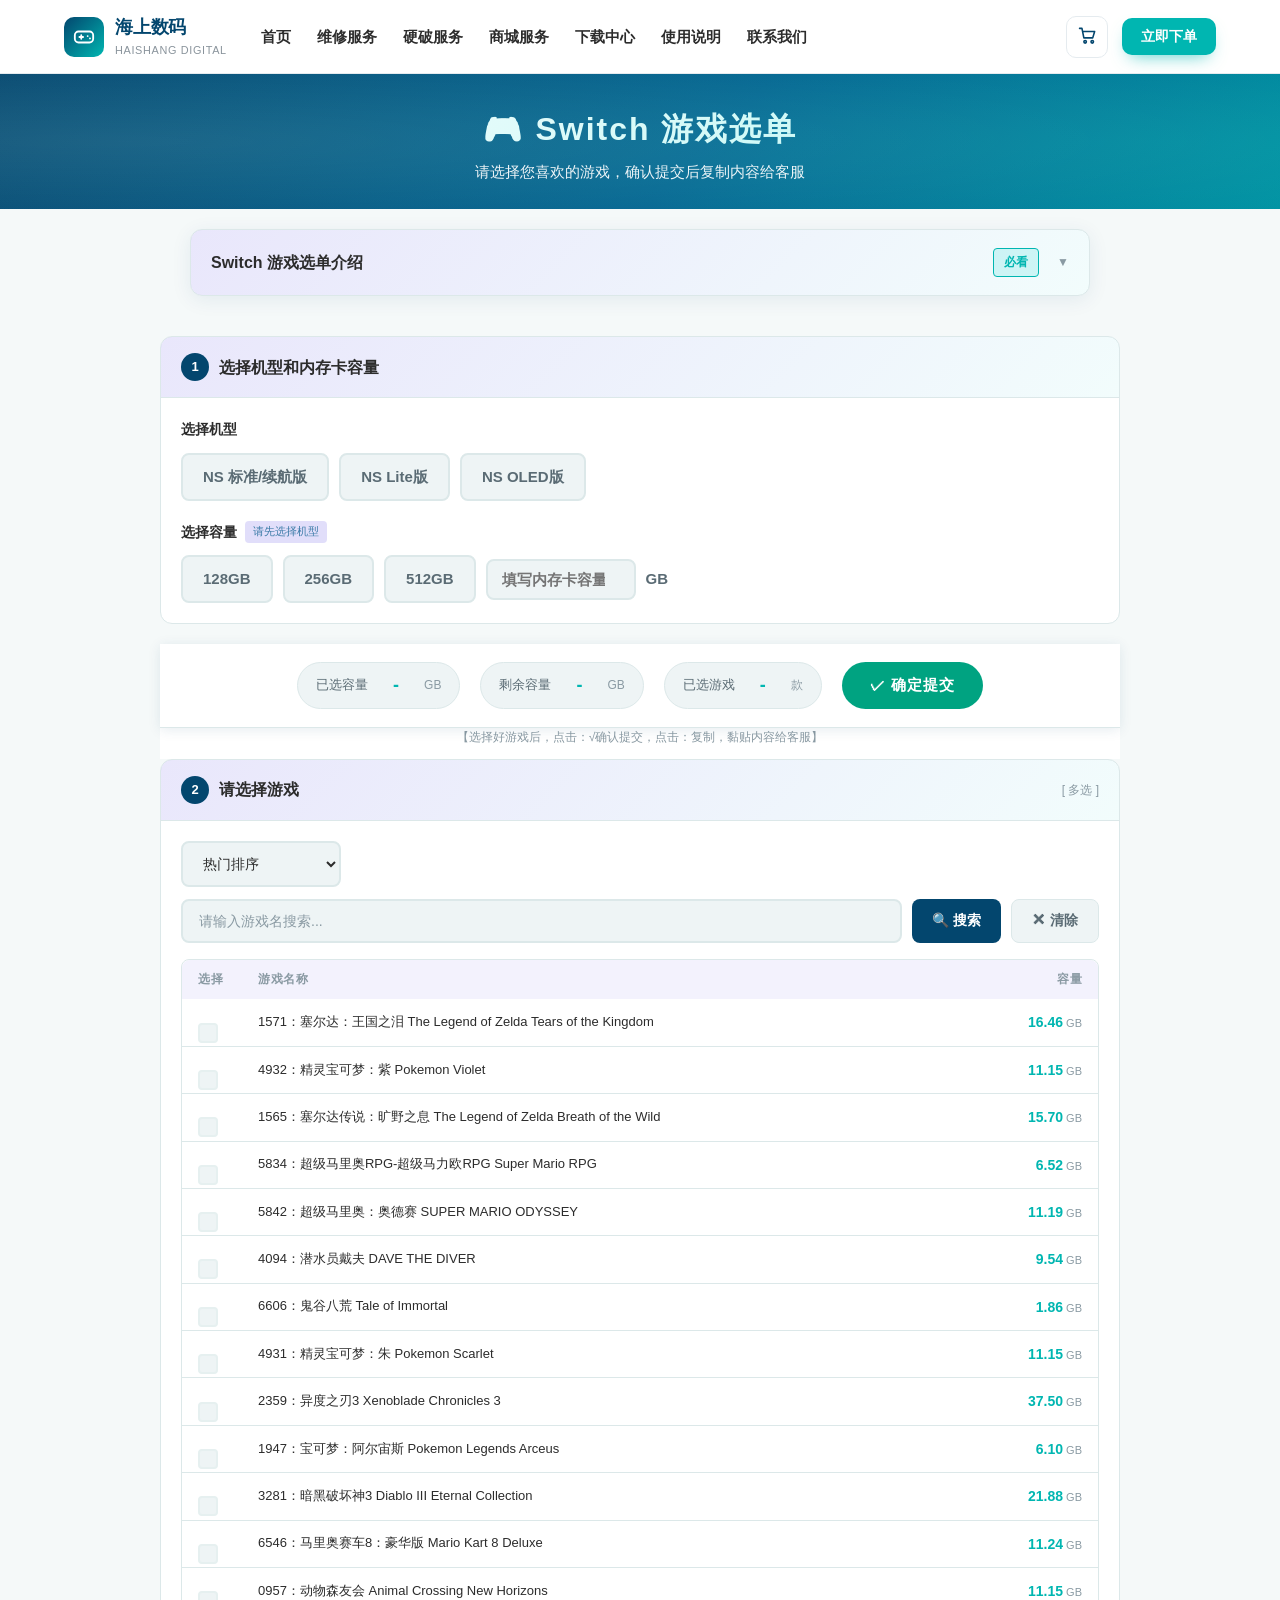
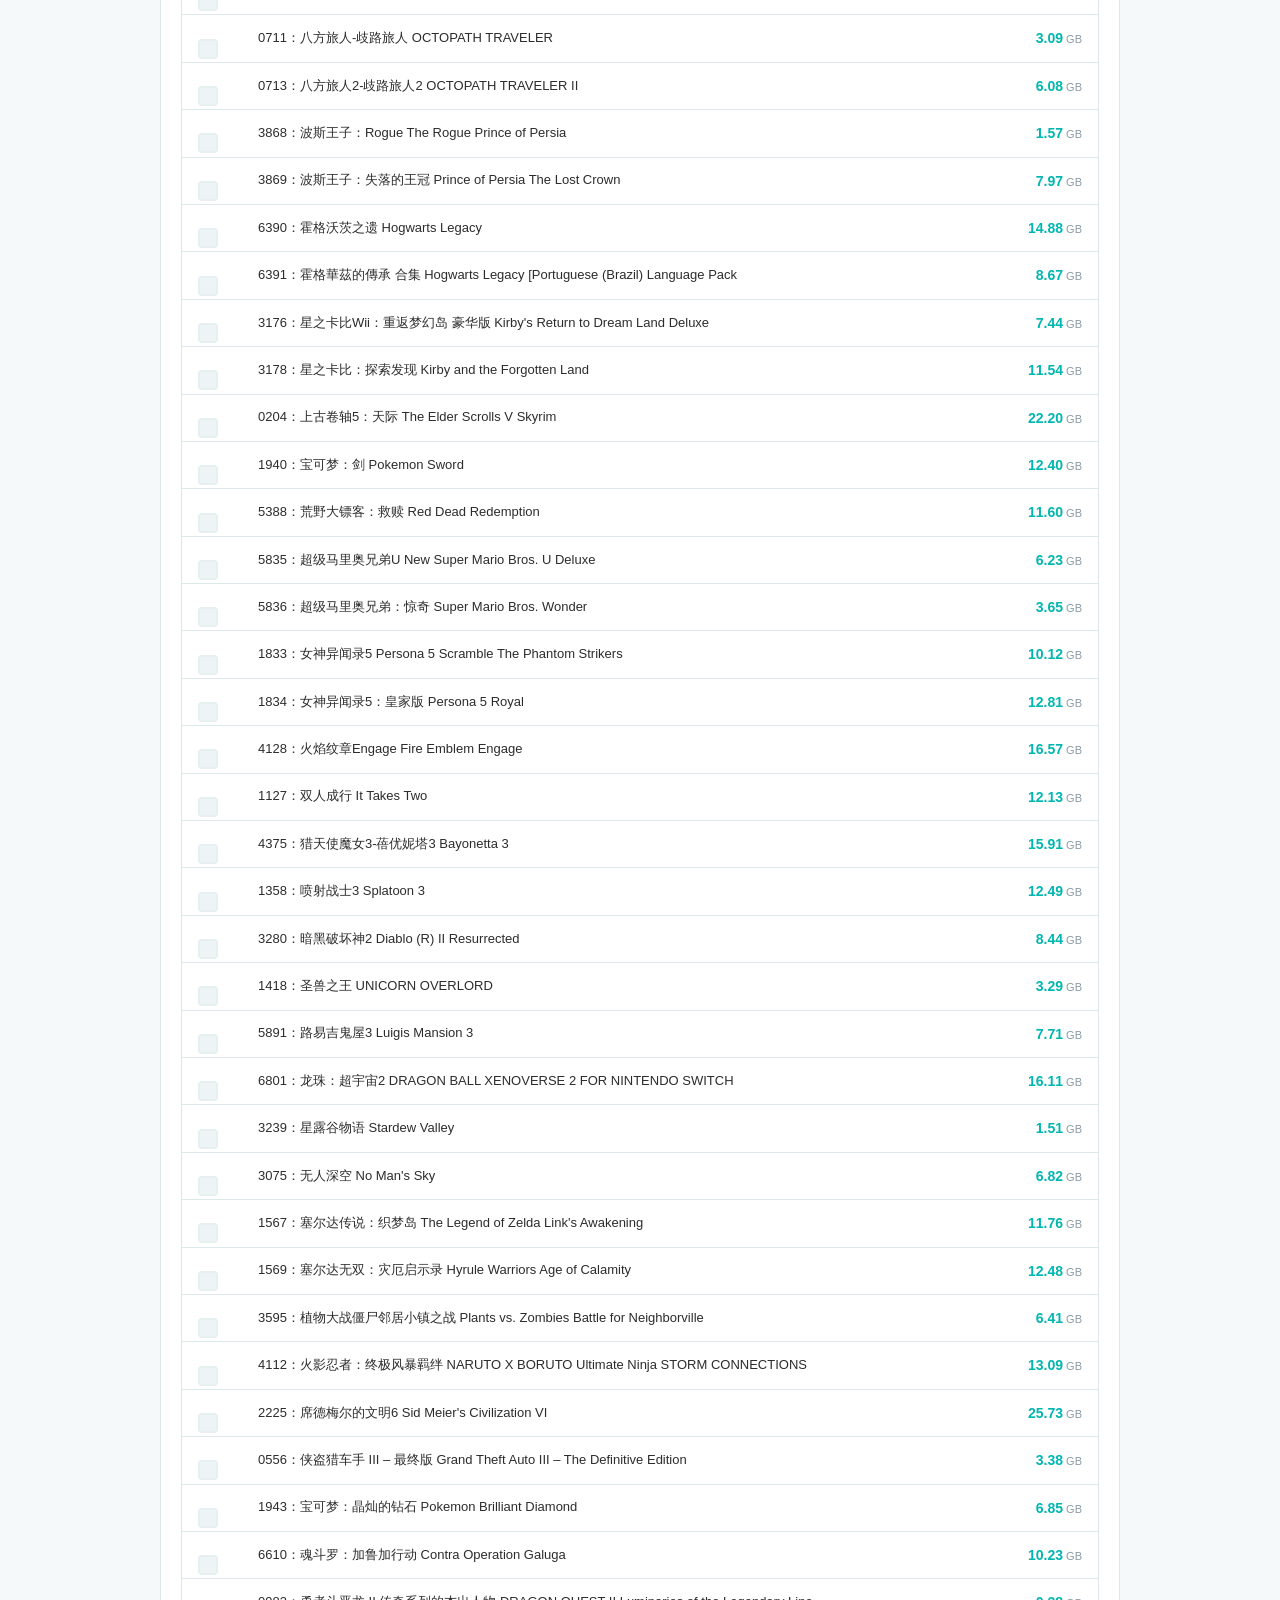
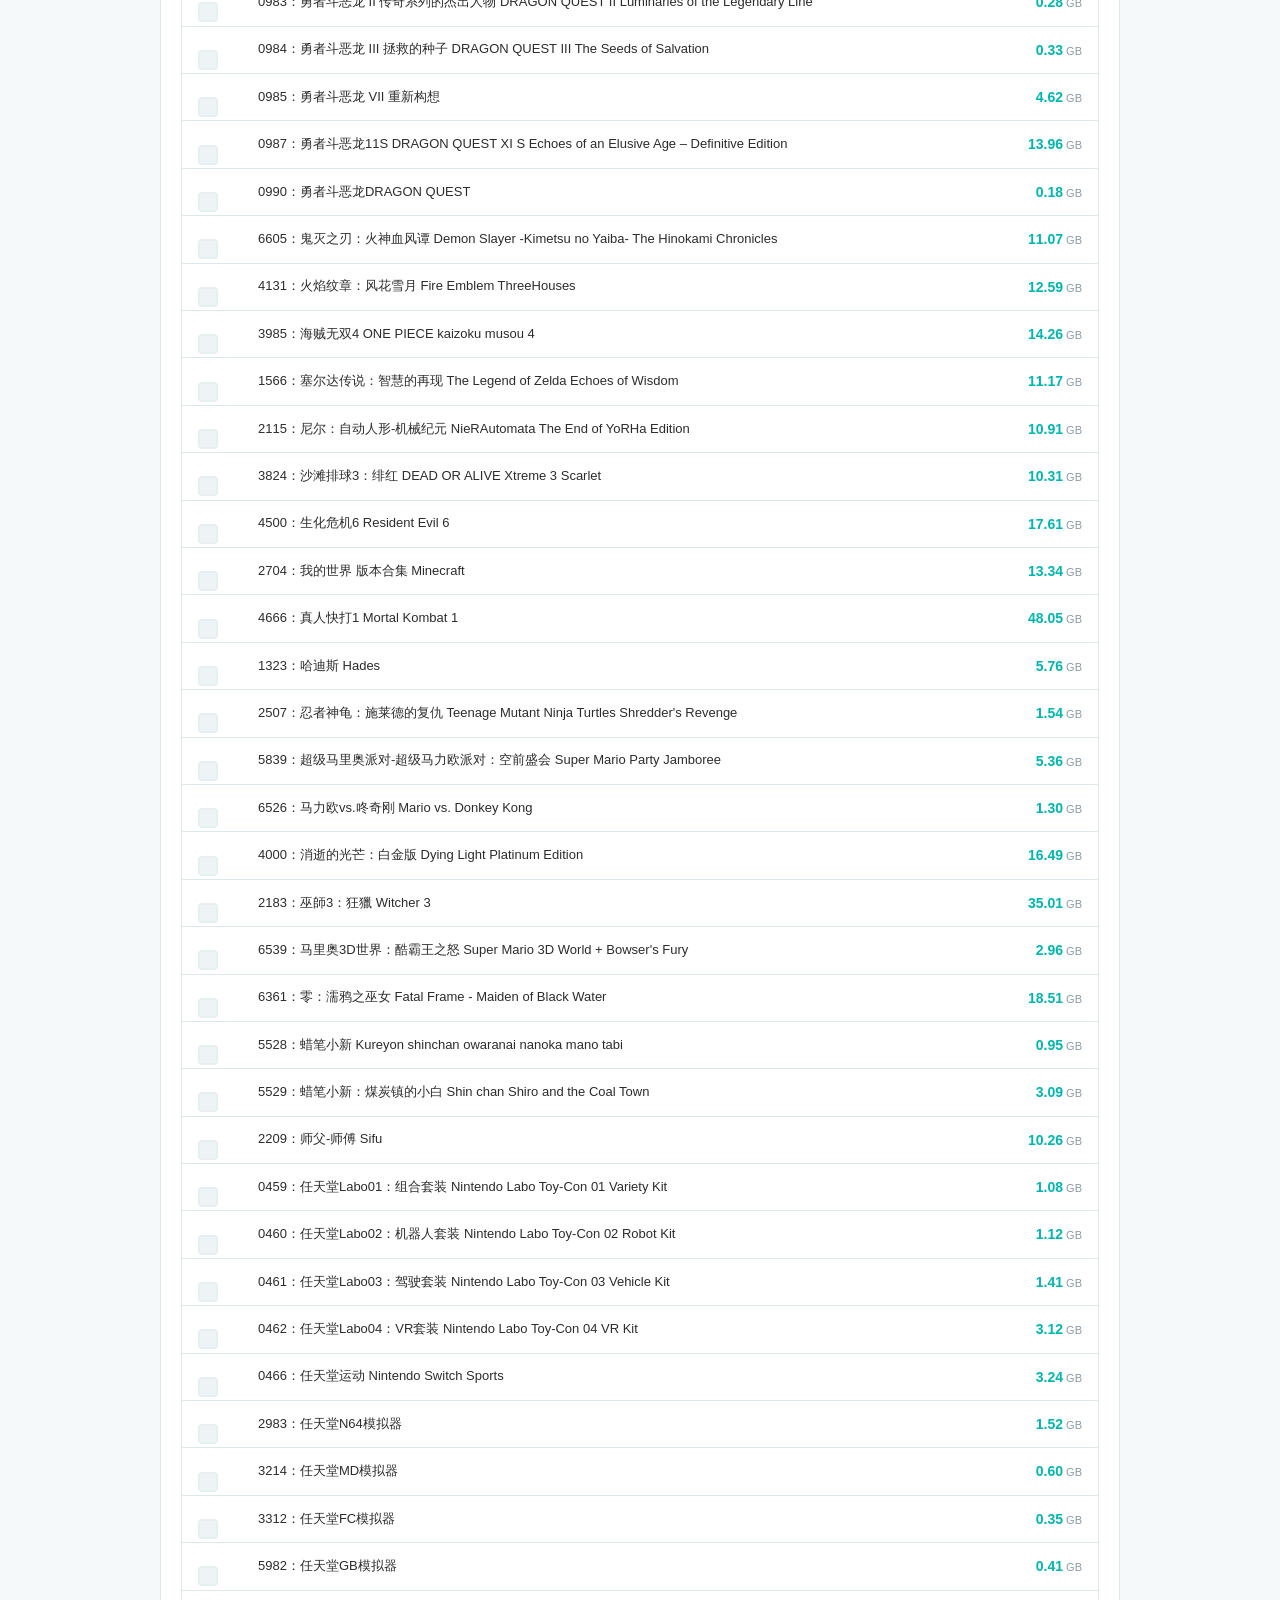
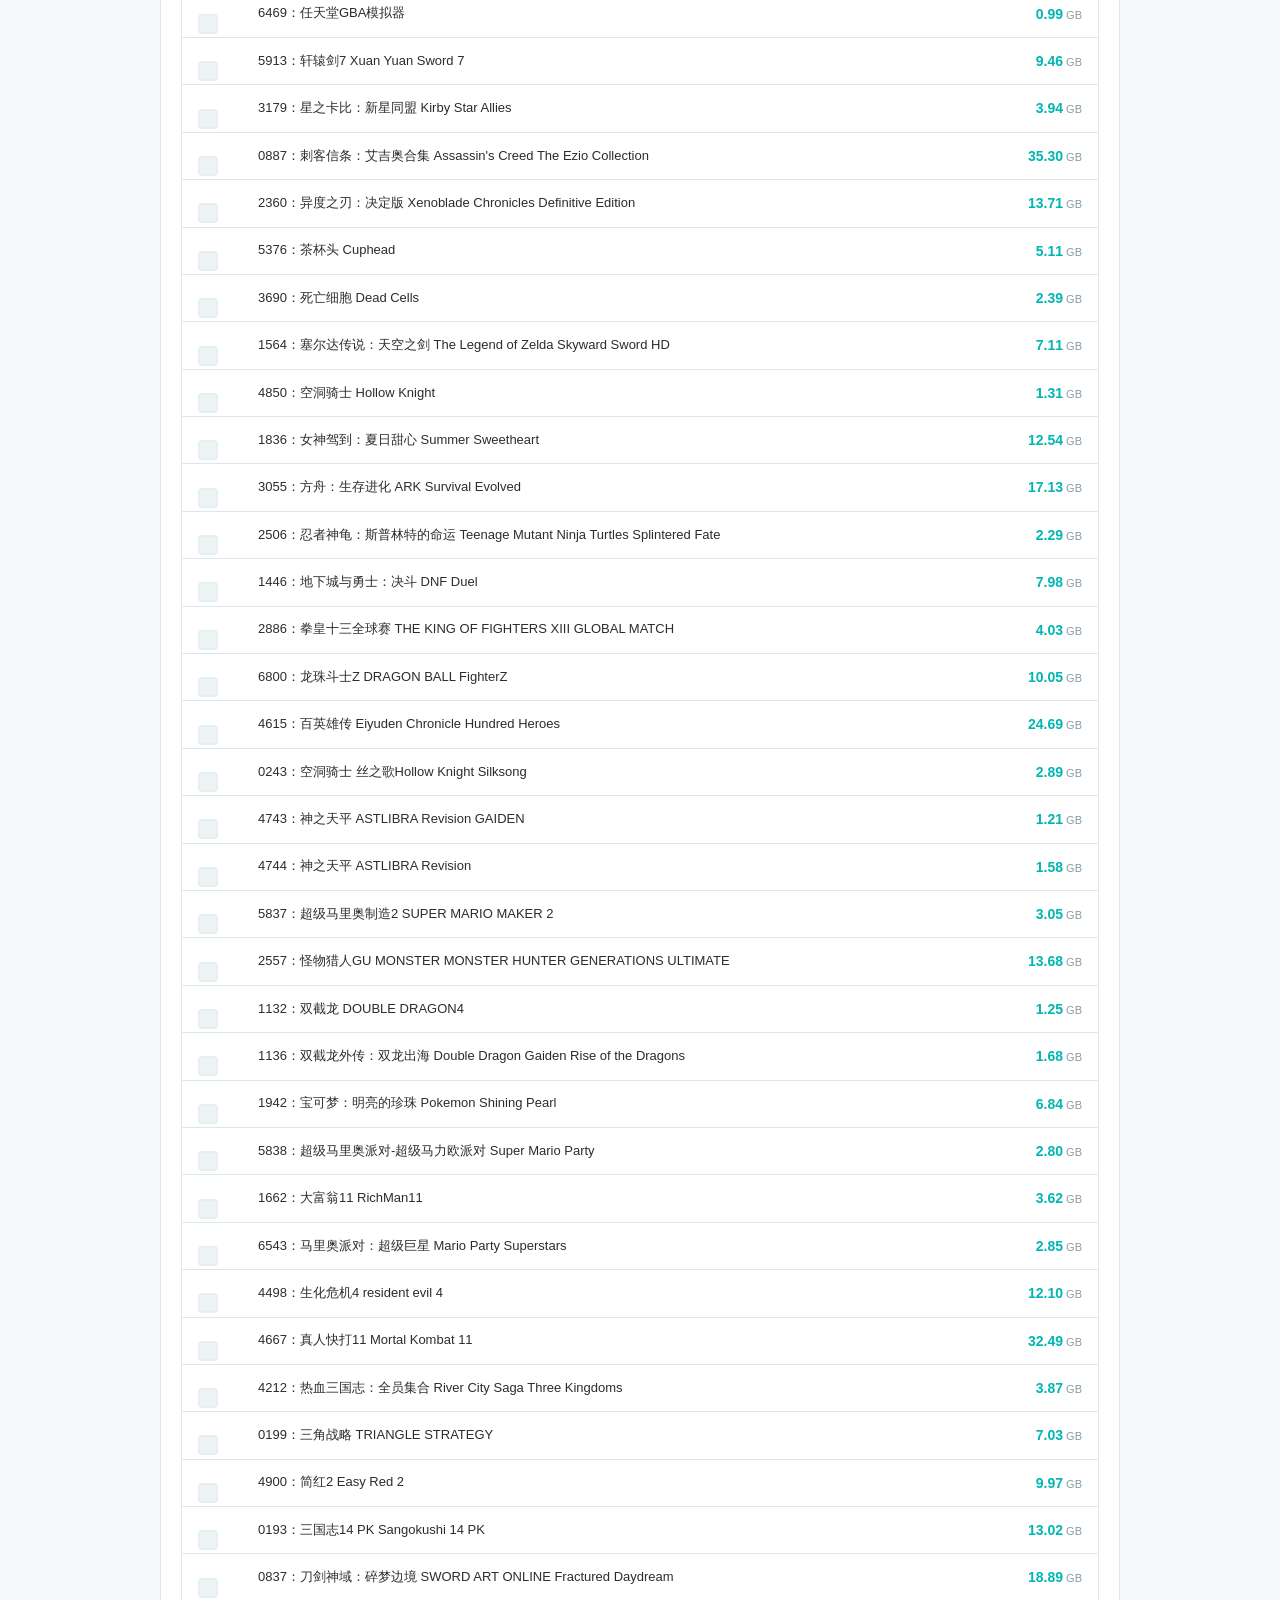
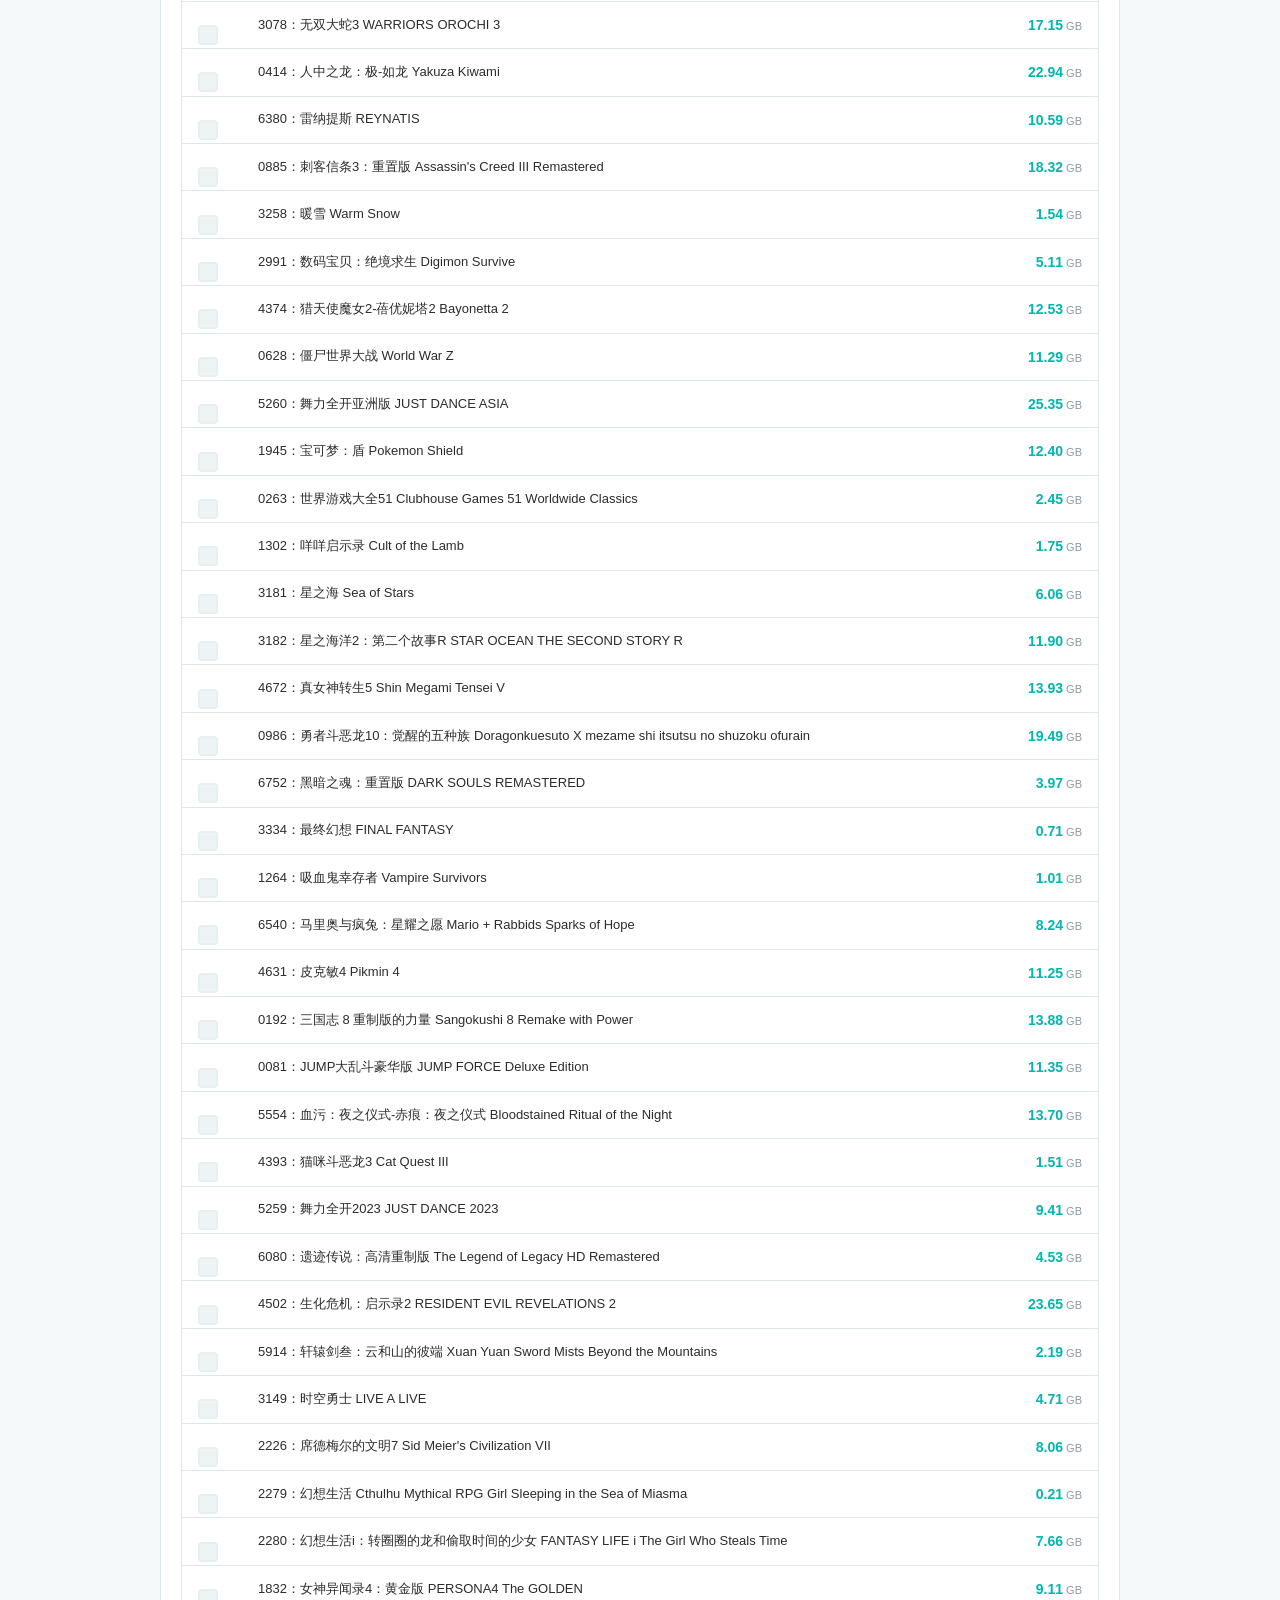
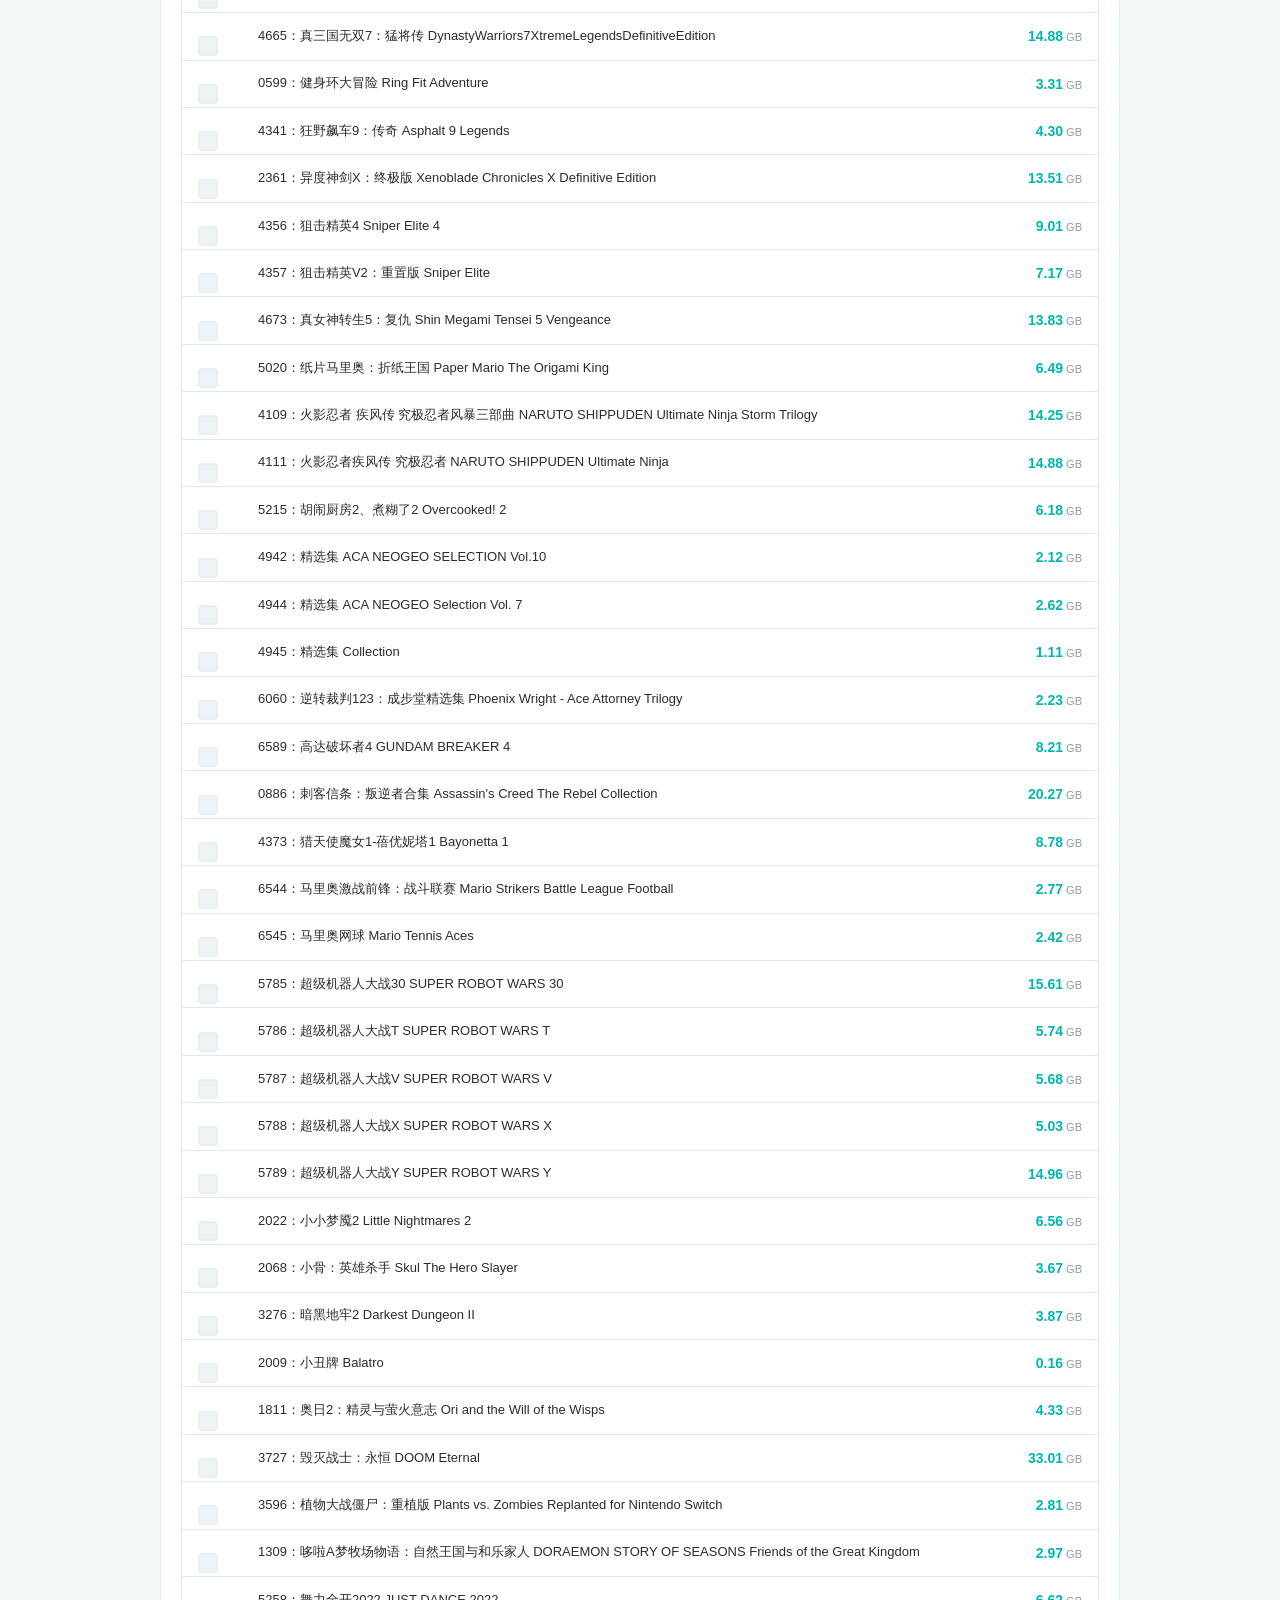
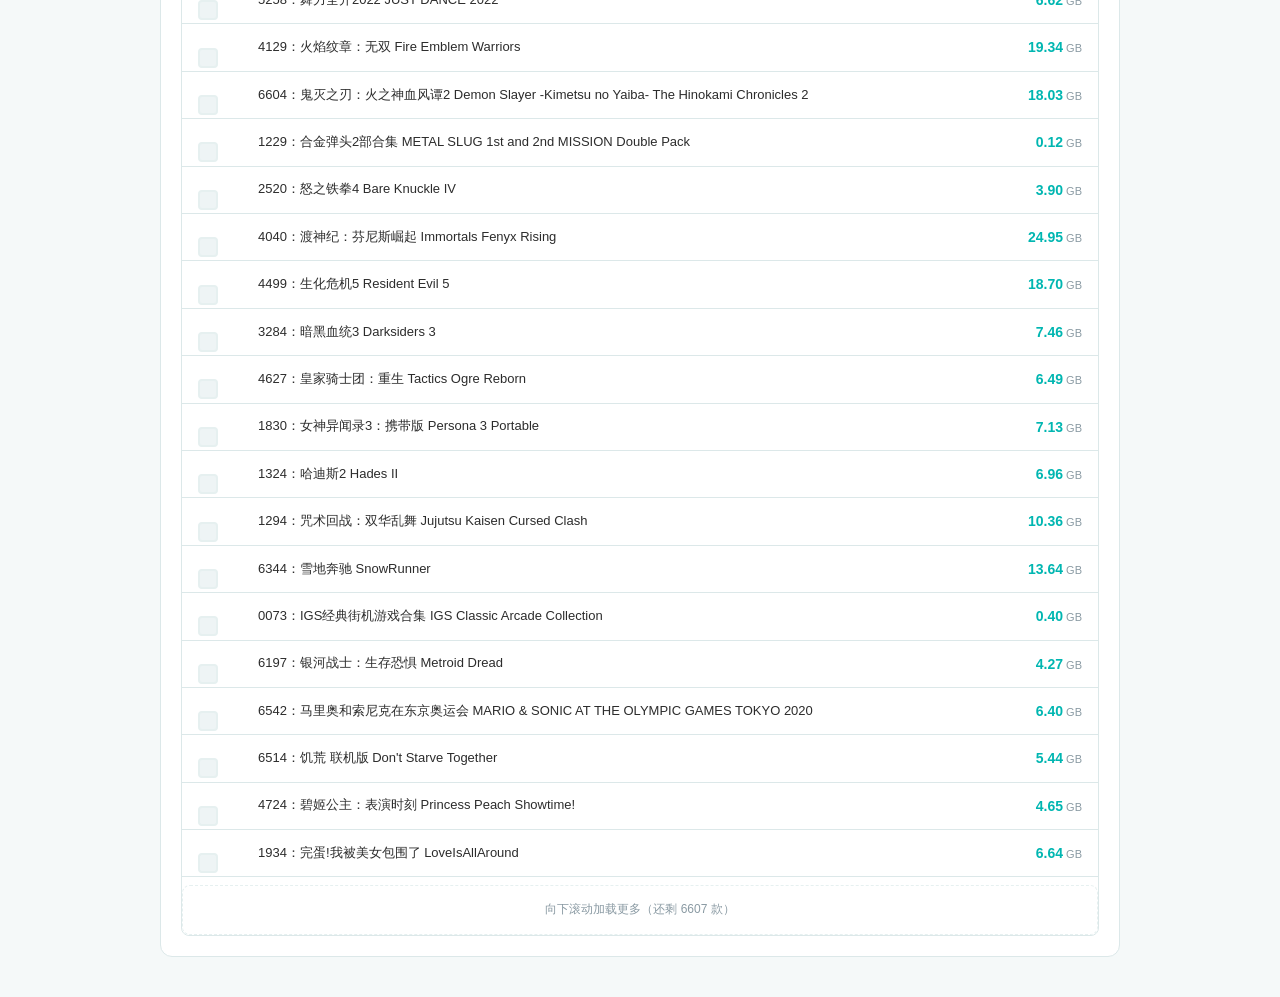
<file: games.html>
<!DOCTYPE html>
<html lang="zh-CN">
<head>
    <meta charset="UTF-8">
    <meta name="viewport" content="width=device-width, initial-scale=1.0">
    <title>自选游戏 | Switch 游戏选单 - 海上数码</title>
    <link rel="stylesheet" href="assets/style.css?v=5">
    <style>
        :root {
            --primary: #03466e;
            --primary-light: #3d7ca8;
            --primary-dark: #022f4d;
            --accent: #00b6b1;
            --accent-light: #4dd0cb;
            --danger: #e05252;
            --danger-dark: #c0392b;
            --success: #00a381;
            --warning: #e8a13d;
            --bg: #f5f9f9;
            --bg-card: #ffffff;
            --bg-card-hover: #eef6f6;
            --bg-input: #eef4f5;
            --text: #2c2c2c;
            --text-secondary: #5a6b74;
            --text-muted: #8a9aa3;
            --border: #dce8e9;
            --border-light: #e6f0f0;
            --radius: 12px;
            --radius-sm: 8px;
            --shadow: 0 4px 20px rgba(3,70,110,0.08);
            --shadow-lg: 0 8px 40px rgba(3,70,110,0.12);
        }

        * {
            margin: 0;
            padding: 0;
            box-sizing: border-box;
        }

        body {
            font-family: -apple-system, BlinkMacSystemFont, 'Segoe UI', 'PingFang SC', 'Hiragino Sans GB', 'Microsoft YaHei', sans-serif;
            background: var(--bg);
            color: var(--text);
            min-height: 100vh;
            line-height: 1.6;
        }

        /* ===== Header ===== */
        .header {
            background: linear-gradient(135deg, var(--primary-dark) 0%, #2d1b69 50%, #1a0a3e 100%);
            padding: 30px 20px 25px;
            text-align: center;
            position: relative;
            overflow: hidden;
        }

        .header::before {
            content: '';
            position: absolute;
            top: -50%;
            left: -50%;
            width: 200%;
            height: 200%;
            background: radial-gradient(ellipse at 30% 50%, rgba(108,92,231,0.15) 0%, transparent 60%),
                        radial-gradient(ellipse at 70% 50%, rgba(0,206,201,0.1) 0%, transparent 60%);
            animation: headerGlow 8s ease-in-out infinite alternate;
        }

        @keyframes headerGlow {
            0% { transform: translate(0, 0); }
            100% { transform: translate(-5%, 5%); }
        }

        .header-content {
            position: relative;
            z-index: 1;
        }

        .header h1 {
            font-size: 32px;
            font-weight: 800;
            background: linear-gradient(135deg, #fff 0%, var(--accent-light) 100%);
            -webkit-background-clip: text;
            -webkit-text-fill-color: transparent;
            background-clip: text;
            letter-spacing: 2px;
            margin-bottom: 5px;
        }

        .header .subtitle {
            color: var(--text-secondary);
            font-size: 14px;
        }

        /* ===== Stats Bar ===== */
        .stats-bar {
            display: flex;
            justify-content: center;
            gap: 20px;
            padding: 18px 20px;
            background: var(--bg-card);
            border-bottom: 1px solid var(--border);
            flex-wrap: wrap;
            position: sticky;
            top: 0;
            z-index: 100;
            box-shadow: 0 2px 12px rgba(3,70,110,0.10);
        }

        .stat-item {
            display: flex;
            align-items: center;
            gap: 8px;
            padding: 8px 18px;
            background: var(--bg-input);
            border-radius: 50px;
            border: 1px solid var(--border);
        }

        .stat-label {
            font-size: 13px;
            color: var(--text-secondary);
        }

        .stat-value {
            font-size: 18px;
            font-weight: 700;
            color: var(--accent);
            min-width: 40px;
            text-align: center;
        }

        .stat-value.warning {
            color: var(--warning);
        }

        .stat-value.danger {
            color: var(--danger);
        }

        .stat-unit {
            font-size: 12px;
            color: var(--text-muted);
        }

        .confirm-btn {
            padding: 10px 28px;
            background: linear-gradient(135deg, var(--success) 0%, #00a381 100%);
            color: #fff;
            border: none;
            border-radius: 50px;
            font-size: 15px;
            font-weight: 600;
            cursor: pointer;
            transition: all 0.3s ease;
            letter-spacing: 1px;
        }

        .confirm-btn:hover {
            transform: translateY(-2px);
            box-shadow: 0 6px 20px rgba(0,184,148,0.4);
        }

        .confirm-hint {
            padding-bottom: 12px;
            background: var(--bg-card);
            text-align: center;
            font-size: 12px;
            color: var(--text-muted);
        }

        /* ===== Top Notice Card ===== */
        .top-notice-card {
            max-width: 900px;
            margin: 20px auto;
            background: var(--bg-card);
            border: 1px solid var(--border);
            border-radius: var(--radius);
            overflow: hidden;
            box-shadow: var(--shadow);
        }

        .top-notice-header {
            display: flex;
            align-items: center;
            gap: 14px;
            padding: 18px 20px;
            cursor: pointer;
            background: linear-gradient(135deg, rgba(108,92,231,0.15) 0%, rgba(0,206,201,0.05) 100%);
            transition: background 0.25s ease;
            user-select: none;
        }

        .top-notice-header:hover {
            background: linear-gradient(135deg, rgba(108,92,231,0.25) 0%, rgba(0,206,201,0.1) 100%);
        }

        .top-notice-badge {
            display: inline-flex;
            align-items: center;
            justify-content: center;
            width: 34px;
            height: 34px;
            background: var(--primary);
            color: #fff;
            border-radius: 50%;
            font-size: 14px;
            font-weight: 700;
            flex-shrink: 0;
        }

        .top-notice-title-wrap {
            flex: 1;
            display: flex;
            flex-direction: column;
            gap: 4px;
        }

        .top-notice-title {
            font-size: 16px;
            font-weight: 700;
            color: var(--text);
        }

        .top-notice-subtitle {
            font-size: 13px;
            color: var(--text-secondary);
        }

        .top-notice-tag {
            font-size: 12px;
            padding: 4px 10px;
            background: rgba(0,206,201,0.15);
            color: var(--accent);
            border: 1px solid var(--accent);
            border-radius: 4px;
            font-weight: 600;
            flex-shrink: 0;
        }

        .top-notice-arrow {
            font-size: 12px;
            color: var(--text-muted);
            transition: transform 0.25s ease;
            flex-shrink: 0;
            margin-left: 4px;
        }

        .top-notice-arrow.open {
            transform: rotate(180deg);
        }

        .top-notice-body {
            display: none;
            padding: 18px 20px;
            background: var(--bg-card);
            border-top: 1px solid var(--border);
            font-size: 13px;
            color: var(--text-secondary);
            line-height: 1.7;
        }

        .top-notice-body p {
            margin: 0 0 8px 0;
        }

        .top-notice-body p:last-child {
            margin-bottom: 0;
        }

        .top-notice-body.open {
            display: block;
        }

        /* ===== Main Container ===== */
        .container {
            max-width: 1000px;
            margin: 0 auto;
            padding: 20px;
        }

        /* ===== Step Section ===== */
        .step-section {
            background: var(--bg-card);
            border-radius: var(--radius);
            border: 1px solid var(--border);
            margin-bottom: 20px;
            overflow: hidden;
        }

        .step-title {
            padding: 16px 20px;
            background: linear-gradient(135deg, rgba(108,92,231,0.15) 0%, rgba(0,206,201,0.05) 100%);
            border-bottom: 1px solid var(--border);
            font-size: 16px;
            font-weight: 700;
            display: flex;
            align-items: center;
            gap: 10px;
        }

        .step-badge {
            display: inline-flex;
            align-items: center;
            justify-content: center;
            width: 28px;
            height: 28px;
            background: var(--primary);
            color: #fff;
            border-radius: 50%;
            font-size: 13px;
            font-weight: 700;
        }

        .step-body {
            padding: 20px;
        }

        /* ===== Capacity Selection ===== */
        .capacity-group {
            margin-bottom: 20px;
        }

        .capacity-group:last-child {
            margin-bottom: 0;
        }

        .capacity-group-title {
            font-size: 14px;
            font-weight: 600;
            color: var(--text);
            margin-bottom: 12px;
            display: flex;
            align-items: center;
            gap: 8px;
        }

        .capacity-group-title .tag {
            font-size: 11px;
            padding: 2px 8px;
            background: rgba(108,92,231,0.2);
            color: var(--primary-light);
            border-radius: 4px;
            font-weight: 500;
        }

        .capacity-options {
            display: flex;
            flex-wrap: wrap;
            gap: 10px;
        }

        .capacity-option {
            position: relative;
        }

        .capacity-option input {
            position: absolute;
            opacity: 0;
            pointer-events: none;
        }

        .capacity-option label {
            display: flex;
            align-items: center;
            gap: 8px;
            padding: 10px 20px;
            background: var(--bg-input);
            border: 2px solid var(--border);
            border-radius: var(--radius-sm);
            cursor: pointer;
            transition: all 0.25s ease;
            font-size: 15px;
            font-weight: 600;
            color: var(--text-secondary);
        }

        .capacity-option label:hover {
            border-color: var(--primary-light);
            background: var(--bg-card-hover);
            color: var(--text);
        }

        .capacity-option input:checked + label {
            border-color: var(--primary);
            background: rgba(108,92,231,0.15);
            color: #fff;
            box-shadow: 0 0 15px rgba(108,92,231,0.2);
        }

        .capacity-option input:checked + label::before {
            content: '✓';
            display: inline-flex;
            align-items: center;
            justify-content: center;
            width: 18px;
            height: 18px;
            background: var(--primary);
            border-radius: 50%;
            font-size: 11px;
            color: #fff;
        }

        .notice-box {
            margin-top: 16px;
            padding: 14px 16px;
            background: var(--bg-card);
            border: 1px solid var(--border);
            border-radius: var(--radius-sm);
            font-size: 13px;
            color: var(--text-secondary);
            line-height: 1.7;
        }

        /* ===== Sort Dropdown ===== */
        .sort-bar {
            display: flex;
            gap: 10px;
            margin-bottom: 16px;
            align-items: center;
        }

        .sort-select {
            padding: 12px 16px;
            background: var(--bg-input);
            border: 2px solid var(--border);
            border-radius: var(--radius-sm);
            color: var(--text);
            font-size: 14px;
            outline: none;
            transition: border-color 0.25s ease;
            cursor: pointer;
            min-width: 160px;
        }

        .sort-select:focus {
            border-color: var(--primary);
        }

        .sort-select option {
            background: var(--bg-card);
            color: var(--text);
        }

        /* ===== Search ===== */
        .search-bar {
            display: flex;
            gap: 10px;
            margin-bottom: 16px;
        }

        .search-input {
            flex: 1;
            padding: 12px 16px;
            background: var(--bg-input);
            border: 2px solid var(--border);
            border-radius: var(--radius-sm);
            color: var(--text);
            font-size: 14px;
            outline: none;
            transition: border-color 0.25s ease;
        }

        .search-input:focus {
            border-color: var(--primary);
        }

        .search-input::placeholder {
            color: var(--text-muted);
        }

        .search-btn, .clear-btn {
            padding: 12px 20px;
            border: none;
            border-radius: var(--radius-sm);
            font-size: 14px;
            font-weight: 600;
            cursor: pointer;
            transition: all 0.25s ease;
            white-space: nowrap;
        }

        .search-btn {
            background: var(--primary);
            color: #fff;
        }

        .search-btn:hover {
            background: var(--primary-dark);
        }

        .clear-btn {
            background: var(--bg-input);
            color: var(--text-secondary);
            border: 1px solid var(--border);
        }

        .clear-btn:hover {
            border-color: var(--text-muted);
            color: var(--text);
        }

        /* ===== Game List ===== */
        .game-list-header {
            display: grid;
            grid-template-columns: 50px 1fr 200px 80px;
            gap: 10px;
            padding: 10px 16px;
            background: rgba(108,92,231,0.08);
            border-radius: var(--radius-sm) var(--radius-sm) 0 0;
            font-size: 12px;
            font-weight: 600;
            color: var(--text-muted);
            text-transform: uppercase;
            letter-spacing: 0.5px;
        }

        .game-list {
            border: 1px solid var(--border);
            border-radius: var(--radius-sm);
            overflow: hidden;
        }

        .game-list-body {
            max-height: none;
            overflow-y: visible;
        }

        .game-row {
            display: grid;
            grid-template-columns: 50px 1fr 80px;
            gap: 10px;
            padding: 12px 16px;
            border-bottom: 1px solid var(--border);
            align-items: center;
            transition: background 0.2s ease;
        }

        .game-row:last-child {
            border-bottom: none;
        }

        .game-row:hover {
            background: var(--bg-card-hover);
        }

        .game-row.selected {
            background: rgba(108,92,231,0.1);
            border-left: 3px solid var(--primary);
        }

        /* Custom Checkbox */
        .game-checkbox {
            position: relative;
            width: 20px;
            height: 20px;
            cursor: pointer;
        }

        .game-checkbox input {
            position: absolute;
            opacity: 0;
            width: 100%;
            height: 100%;
            cursor: pointer;
            z-index: 1;
        }

        .game-checkbox .checkmark {
            position: absolute;
            top: 0;
            left: 0;
            width: 20px;
            height: 20px;
            background: var(--bg-input);
            border: 2px solid var(--border-light);
            border-radius: 4px;
            transition: all 0.25s ease;
        }

        .game-checkbox input:checked ~ .checkmark {
            background: var(--primary);
            border-color: var(--primary);
        }

        .game-checkbox input:checked ~ .checkmark::after {
            content: '';
            position: absolute;
            left: 5px;
            top: 1px;
            width: 6px;
            height: 11px;
            border: solid #fff;
            border-width: 0 2px 2px 0;
            transform: rotate(45deg);
        }

        .game-name {
            font-size: 14px;
            font-weight: 500;
            color: var(--text);
        }

        .game-lang-tag {
            display: inline-block;
            padding: 1px 6px;
            background: rgba(0,206,201,0.15);
            color: var(--accent);
            border-radius: 3px;
            font-size: 11px;
            font-weight: 600;
            margin-right: 4px;
        }

        .game-info {
            font-size: 12px;
            color: var(--text-muted);
        }

        .game-info .version {
            color: var(--text-secondary);
            font-weight: 500;
        }

        .game-info .genre {
            color: var(--primary-light);
        }

        .game-size {
            font-size: 14px;
            font-weight: 700;
            color: var(--accent);
            text-align: right;
        }

        .game-size span {
            font-size: 11px;
            font-weight: 400;
            color: var(--text-muted);
        }

        .scroll-hint {
            display: flex;
            align-items: center;
            justify-content: center;
            padding: 14px;
            background: var(--bg-card);
            border: 1px dashed var(--border-light);
            border-radius: var(--radius-sm);
            margin-top: 8px;
            color: var(--text-muted);
            font-size: 12px;
            font-weight: 500;
        }

        /* ===== Empty State ===== */
        .empty-state {
            text-align: center;
            padding: 40px 20px;
            color: var(--text-muted);
        }

        .empty-state .icon {
            font-size: 40px;
            margin-bottom: 10px;
        }

        /* ===== Toast Tip ===== */
        .toast-tip {
            position: fixed;
            bottom: 80px;
            left: 50%;
            transform: translateX(-50%) translateY(20px);
            background: rgba(255, 118, 117, 0.95);
            color: #fff;
            padding: 10px 20px;
            border-radius: 24px;
            font-size: 14px;
            font-weight: 600;
            white-space: nowrap;
            pointer-events: none;
            z-index: 9999;
            opacity: 0;
            transition: opacity 0.25s, transform 0.25s;
            box-shadow: 0 4px 16px rgba(0,0,0,0.35);
        }
        .toast-tip.show {
            opacity: 1;
            transform: translateX(-50%) translateY(0);
        }

        /* ===== Modal ===== */
        .modal-overlay {
            display: none;
            position: fixed;
            top: 0;
            left: 0;
            width: 100%;
            height: 100%;
            background: rgba(0,0,0,0.7);
            backdrop-filter: blur(4px);
            z-index: 1000;
            justify-content: center;
            align-items: center;
        }

        .modal-overlay.active {
            display: flex;
        }

        .modal {
            background: var(--bg-card);
            border: 1px solid var(--border);
            border-radius: var(--radius);
            padding: 30px;
            max-width: 500px;
            width: 90%;
            animation: modalIn 0.3s ease;
        }

        @keyframes modalIn {
            from { opacity: 0; transform: scale(0.9) translateY(20px); }
            to { opacity: 1; transform: scale(1) translateY(0); }
        }

        .modal h2 {
            font-size: 20px;
            margin-bottom: 15px;
            color: var(--text);
        }

        .modal-code {
            background: var(--bg-input);
            border: 1px solid var(--border);
            border-radius: var(--radius-sm);
            padding: 16px;
            font-family: 'Courier New', monospace;
            font-size: 13px;
            color: var(--accent);
            word-break: break-all;
            line-height: 1.8;
            margin-bottom: 20px;
            max-height: 200px;
            overflow-y: auto;
            user-select: text;
            cursor: text;
            -webkit-user-select: text;
        }

        .modal-actions {
            display: flex;
            gap: 10px;
            justify-content: flex-end;
        }

        .modal-btn {
            padding: 10px 24px;
            border: none;
            border-radius: var(--radius-sm);
            font-size: 14px;
            font-weight: 600;
            cursor: pointer;
            transition: all 0.25s ease;
        }

        .modal-btn.primary {
            background: var(--primary);
            color: #fff;
        }

        .modal-btn.secondary {
            background: var(--bg-input);
            color: var(--text-secondary);
            border: 1px solid var(--border);
        }

        .modal-btn:hover {
            transform: translateY(-1px);
        }

        /* ===== Capacity Bar ===== */
        .capacity-bar-container {
            margin-top: 12px;
        }

        .capacity-bar {
            height: 8px;
            background: var(--bg-input);
            border-radius: 4px;
            overflow: hidden;
            position: relative;
        }

        .capacity-bar-fill {
            height: 100%;
            border-radius: 4px;
            transition: width 0.4s ease, background 0.4s ease;
            background: linear-gradient(90deg, var(--success) 0%, var(--accent) 100%);
        }

        .capacity-bar-fill.warning {
            background: linear-gradient(90deg, var(--warning) 0%, #f39c12 100%);
        }

        .capacity-bar-fill.danger {
            background: linear-gradient(90deg, var(--danger) 0%, var(--danger-dark) 100%);
        }

        .capacity-bar-text {
            display: flex;
            justify-content: space-between;
            font-size: 11px;
            color: var(--text-muted);
            margin-top: 4px;
        }

        /* ===== Responsive ===== */
        @media (max-width: 768px) {
            .header h1 {
                font-size: 24px;
            }

            .stats-bar {
                gap: 10px;
                padding: 12px 15px;
            }

            .stat-item {
                padding: 6px 12px;
            }

            .stat-value {
                font-size: 15px;
            }

            .game-list-header,
            .game-row {
                grid-template-columns: 40px 1fr 70px;
            }

            .game-info {
                display: none;
            }

            .search-bar {
                flex-direction: column;
            }

            .capacity-options {
                gap: 8px;
            }

            .capacity-option label {
                padding: 8px 14px;
                font-size: 13px;
            }
        }

        @media (max-width: 480px) {
            .container {
                padding: 12px;
            }

            .step-body {
                padding: 14px;
            }

            .game-list-header,
            .game-row {
                grid-template-columns: 36px 1fr 60px;
                gap: 6px;
                padding: 10px 12px;
            }

            .game-name {
                font-size: 13px;
            }
        }
        /* Notice highlight for section titles */
        .notice-highlight {
            color: #b7791f;
            font-weight: 900;
            font-size: 15px;
        }

        /* ===== 站点风格覆盖（浅色） ===== */
        .header {
            background: linear-gradient(135deg, #03466e 0%, #02618f 55%, #00b6b1 135%);
        }
        .header::before {
            background: radial-gradient(ellipse at 30% 50%, rgba(255,255,255,0.10) 0%, transparent 60%),
                        radial-gradient(ellipse at 70% 50%, rgba(0,182,177,0.18) 0%, transparent 60%);
        }
        .header h1 {
            background: linear-gradient(135deg, #ffffff 0%, #b2f5f2 100%);
            -webkit-background-clip: text;
            background-clip: text;
        }
        .toast { color-scheme: light; }

        .header .subtitle { color: rgba(255,255,255,.92); font-size: 15px; }
    </style>
<link rel="icon" href="data:image/svg+xml,%3Csvg xmlns='http://www.w3.org/2000/svg' viewBox='0 0 64 64'%3E%3Crect width='64' height='64' rx='14' fill='%2303466e'/%3E%3Crect x='10' y='22' width='44' height='22' rx='10' fill='none' stroke='%2300b6b1' stroke-width='4'/%3E%3Ccircle cx='22' cy='33' r='3' fill='%2300b6b1'/%3E%3Ccircle cx='42' cy='33' r='3' fill='%2300b6b1'/%3E%3C/svg%3E">
</head>
<body>

<nav class="navbar">
    <div class="nav-inner">
        <a href="index.html" class="brand">
            <span class="brand-mark"></span>
            <span>海上数码<small>HAISHANG DIGITAL</small></span>
        </a>
        <ul class="nav-menu">
            <li><a href="index.html">首页</a></li>
            <li><a href="repair.html">维修服务</a></li>
            <li><a href="chip.html">硬破服务</a></li>
            <li><a href="shop.html">商城服务</a></li>
            <li><a href="resources.html">下载中心</a></li>
            <li><a href="support.html">使用说明</a></li>
            <li><a href="index.html#contact">联系我们</a></li>
        </ul>
        <div class="nav-right">
            <button class="cart-btn" onclick="openCart()" title="购物车"><span id="cartIcon"></span><span class="cart-badge">0</span></button>
            <button class="nav-toggle" id="navToggle"><span id="navToggleIcon"></span></button>
            <a href="shop.html" class="btn btn-primary btn-sm">立即下单</a>
        </div>
    </div>
</nav>

    <!-- Header -->
    <div class="header">
        <div class="header-content">
            <h1>🎮 Switch 游戏选单</h1>
            <p class="subtitle">请选择您喜欢的游戏，确认提交后复制内容给客服</p>
        </div>
    </div>

    <!-- Top Notice -->
    <div class="top-notice-card" id="topNoticeCard">
        <div class="top-notice-header" onclick="toggleTopNotice()">
            <div class="top-notice-title-wrap">
                <div class="top-notice-title">Switch 游戏选单介绍</div>
            </div>
            <div class="top-notice-tag">必看</div>
            <div class="top-notice-arrow" id="topNoticeArrow">▼</div>
        </div>
        <div class="top-notice-body" id="topNoticeBody">
            <span class="notice-highlight">内存卡容量介绍：</span>内存卡的"标称容量"和"实际可用容量"的差异因为厂商用十进制标准计算1KB=1000Byte、操作系统用二进制计算1KiB=1024Byte。<br>
            所以内存卡的实际容量应该在标称容量的90%范围内，128GB内存卡实际≈118GB，256GB内存卡实际≈235GB，512GB内存卡实际≈470GB。<br>
            实际容量-虚拟系统容量=剩余容量=实际安装游戏容量<br><br>
            <span class="notice-highlight">自选游戏安装介绍：</span>购买本店内存卡，永久免费安装游戏。可到店免费更换安装游戏，可自费邮寄免费更换安装游戏。<br>
            自备内存卡线下到店硬破后免费可选5个游戏安装，超出一块钱一个，线上邮寄硬破后根据订单要求安装游戏。<br><br>
            <span class="notice-highlight">安装游戏时间介绍：</span>安装游戏时间由内存卡写入速度决定。<br>
            计算公式：时间 = 容量(MB) ÷ 写入速度(MB/s)<br>
            A1 卡写入速度≈20MB/s： 128GB装满游戏 约需 2小时左右，256GB装满游戏 约需 4小时左右，512GB装满游戏 约需8小时左右。<br>
            A2 卡写入速度≈60MB/s： 128GB 装满游戏约需 1小时左右，256GB装满游戏 约需 2小时左右，512GB装满游戏 约需4小时左右。<br>
            以上为理论满速计算，实际写入时间通常会增加减少，原因包括：<br>
            写入速度波动：标称速度常为峰值，持续写入可能降低，尤其在大文件连续写入时<br>
            小文件写入：若写入大量小文件速度会显著低于顺序写入基准<br>
            卡片质量也可能成为瓶颈导致写入速度变慢。<br><br>
            游戏下载网址：<a href="http://58Switch.com/" target="_blank" style="color:#00918d;">http://58Switch.com/</a>　 备用网址：<a href="http://124.156.170.176/" target="_blank" style="color:#00918d;">http://124.156.170.176/</a><br><br>
            客服微信：haishangshuma9527
        </div>
    </div>

    <!-- Main Content -->
    <div class="container">

        <!-- Step 1: Capacity Selection -->
        <div class="step-section">
            <div class="step-title">
                <span class="step-badge">1</span>
                选择机型和内存卡容量
            </div>
            <div class="step-body">
                <!-- 机型选择 -->
                <div class="capacity-group">
                    <div class="capacity-group-title">
                        选择机型
                    </div>
                    <div class="capacity-options">
                        <div class="capacity-option">
                            <input type="radio" name="model" id="model-standard" value="standard" data-reserve="30" onchange="onModelChange()">
                            <label for="model-standard">NS 标准/续航版</label>
                        </div>
                        <div class="capacity-option">
                            <input type="radio" name="model" id="model-lite" value="lite" data-reserve="30" onchange="onModelChange()">
                            <label for="model-lite">NS Lite版</label>
                        </div>
                        <div class="capacity-option">
                            <input type="radio" name="model" id="model-oled" value="oled" data-reserve="60" onchange="onModelChange()">
                            <label for="model-oled">NS OLED版</label>
                        </div>
                    </div>
                </div>

                <!-- 容量选择 -->
                <div class="capacity-group">
                    <div class="capacity-group-title">
                        选择容量
                        <span class="tag" id="reserveTag">请先选择机型</span>
                    </div>
                    <div style="display:flex; align-items:center; gap:10px; flex-wrap:wrap;">
                        <div class="capacity-options" style="margin:0;">
                            <div class="capacity-option">
                                <input type="radio" name="capacity" id="cap-128" value="128" onchange="onCapacityPreset(128)" disabled>
                                <label for="cap-128">128GB</label>
                            </div>
                            <div class="capacity-option">
                                <input type="radio" name="capacity" id="cap-256" value="256" onchange="onCapacityPreset(256)" disabled>
                                <label for="cap-256">256GB</label>
                            </div>
                            <div class="capacity-option">
                                <input type="radio" name="capacity" id="cap-512" value="512" onchange="onCapacityPreset(512)" disabled>
                                <label for="cap-512">512GB</label>
                            </div>
                        </div>
                        <input type="number" id="customCapacityInput" min="1" max="9999" placeholder="填写内存卡容量" disabled
                            oninput="onCapacityCustom()"
                            style="padding:10px 14px; background:var(--bg-input); border:2px solid var(--border); border-radius:var(--radius-sm); color:var(--text); font-size:15px; font-weight:600; width:150px; outline:none; transition:border-color 0.25s ease;"
                            onfocus="this.style.borderColor='var(--primary)'" onblur="this.style.borderColor='var(--border)'">
                        <span style="font-size:15px; font-weight:600; color:var(--text-secondary);">GB</span>
                    </div>
                </div>

            </div>
        </div>

        <!-- Stats Bar -->
        <div class="stats-bar">
            <div class="stat-item">
                <span class="stat-label">已选容量</span>
                <span class="stat-value" id="usedCapacity">-</span>
                <span class="stat-unit">GB</span>
            </div>
            <div class="stat-item">
                <span class="stat-label">剩余容量</span>
                <span class="stat-value" id="remainCapacity">-</span>
                <span class="stat-unit">GB</span>
            </div>
            <div class="stat-item">
                <span class="stat-label">已选游戏</span>
                <span class="stat-value" id="selectedCount">-</span>
                <span class="stat-unit">款</span>
            </div>
            <button class="confirm-btn" id="confirmBtn" onclick="showConfirmModal()" disabled>✓ 确定提交</button>
        </div>

        <!-- Capacity Bar -->
        <div class="capacity-bar-container" id="capacityBarContainer" style="display:none;">
            <div class="capacity-bar">
                <div class="capacity-bar-fill" id="capacityBarFill" style="width: 0%"></div>
            </div>
            <div class="capacity-bar-text">
                <span id="barUsedText">已用 0 GB</span>
                <span id="barRemainingText">剩余 0 GB</span>
                <span id="barTotalText">总可用 0 GB</span>
            </div>
        </div>

        <div class="confirm-hint">【选择好游戏后，点击：√确认提交，点击：复制，黏贴内容给客服】</div>

        <!-- Step 2: Game Selection -->
        <div class="step-section">
            <div class="step-title">
                <span class="step-badge">2</span>
                请选择游戏
                <span style="font-size:12px; color:var(--text-muted); font-weight:400; margin-left:auto;">[ 多选 ]</span>
            </div>
            <div class="step-body">
                <!-- Sort -->
                <div class="sort-bar" style="margin-bottom:12px;">
                    <select class="sort-select" id="sortSelect" onchange="sortGames()">
                        <option value="popular" selected>热门排序</option>
                        <option value="id">编号排序</option>
                        <option value="random">随机推荐</option>
                    </select>
                </div>

                <!-- Search -->
                <div class="search-bar">
                    <input type="text" class="search-input" id="searchInput" placeholder="请输入游戏名搜索..." oninput="filterGames()">
                    <button class="search-btn" onclick="filterGames()">🔍 搜索</button>
                    <button class="clear-btn" onclick="clearSearch()">✕ 清除</button>
                </div>

                <!-- Game List -->
                <div class="game-list">
                    <div class="game-list-header" style="grid-template-columns: 50px 1fr 80px;">
                        <div>选择</div>
                        <div>游戏名称</div>
                        <div style="text-align:right;">容量</div>
                    </div>
                    <div class="game-list-body" id="gameListBody">
                <div id="gamesLoading" style="padding:36px 16px;text-align:center;color:#03466e;font-weight:700;">正在加载 6807 款游戏数据…</div>
                        <!-- Games will be rendered by JS -->
                    </div>
                </div>
                <!-- Toast 提示 -->
                <div class="toast-tip" id="toastTip"></div>
            </div>
        </div>
    </div>

    <!-- Confirm Modal -->
    <div class="modal-overlay" id="confirmModal">
        <div class="modal">
            <h2>📋 确认提交</h2>
            <p style="color:var(--text-secondary); font-size:14px; margin-bottom:15px;">
                请点击复制后黏贴内容给客服
            </p>
            <div class="modal-code" id="modalCode"></div>
            <div class="modal-actions">
                <button class="modal-btn secondary" onclick="closeModal()">关闭</button>
                <button class="modal-btn primary" onclick="copyCode()">点击复制</button>
            </div>
        </div>
    </div>

    <!-- Over Capacity Modal -->
    <div class="modal-overlay" id="overCapacityModal">
        <div class="modal">
            <h2 style="color:var(--danger);">⚠️ 容量超出警告</h2>
            <div class="modal-code" id="overCapacityInfo" style="border-color:rgba(255,118,117,0.3);"></div>
            <div class="modal-actions">
                <button class="modal-btn secondary" onclick="continueOverSelection()">我知道了，继续选择</button>
                <button class="modal-btn primary" onclick="cancelOverSelection()" style="background:var(--danger);">取消超出选择</button>
            </div>
        </div>
    </div>


    <script>
        // ===== Game Data =====
                // ===== Game Data =====
        // 数据已外置到 data/games.json（代码分割）：页面骨架秒开，数据异步加载
        let games = [];
        const gameMap = new Map(); // O(1) lookup，数据加载后填充
        // [GAME_DATA_ARRAY]（已抽取到 data/games.json）
        ;
        // ===== Game Map (O(1) lookup) =====
        // gameMap 已在数据声明处初始化
        // ===== State =====
        let selectedGames = new Set();
        let totalCapacityGB = 0;
        let reservedGB = 30;

        // ===== Toast Tip =====
        let _toastTimer = null;
        function showToast(msg) {
            const el = document.getElementById('toastTip');
            if (!el) return;
            el.textContent = msg;
            el.classList.add('show');
            clearTimeout(_toastTimer);
            _toastTimer = setTimeout(() => el.classList.remove('show'), 2200);
        }

        function isReadyToSelect() {
            const modelSelected = !!document.querySelector('input[name="model"]:checked');
            const capacityOk = totalCapacityGB > 0;
            return modelSelected && capacityOk;
        }

        // ===== Render =====
        let displayLimit = 100;

        function renderGameRow(game) {
            return `
                <div class="game-row ${selectedGames.has(game.id) ? 'selected' : ''}" id="row-${game.id}">
                    <div>
                        <label class="game-checkbox">
                            <input type="checkbox" ${selectedGames.has(game.id) ? 'checked' : ''} onchange="toggleGame('${game.id}')">
                            <span class="checkmark"></span>
                        </label>
                    </div>
                    <div class="game-name" style="font-size: 13px;">
                        ${game.name}
                    </div>
                    <div class="game-size">
                        ${game.size.toFixed(2)}<span> GB</span>
                    </div>
                </div>
            `;
        }

        function renderGames(filteredGames) {
            const container = document.getElementById('gameListBody');
            if (filteredGames.length === 0) {
                container.innerHTML = `
                    <div class="empty-state">
                        <div class="icon">🔍</div>
                        <p>没有找到匹配的游戏</p>
                    </div>`;
                return;
            }

            const selected = filteredGames.filter(g => selectedGames.has(g.id));
            const unselected = filteredGames.filter(g => !selectedGames.has(g.id));
            const visibleUnselected = unselected.slice(0, displayLimit);

            let html = '';
            selected.forEach(game => { html += renderGameRow(game); });
            visibleUnselected.forEach(game => { html += renderGameRow(game); });

            if (unselected.length > displayLimit) {
                html += `
                    <div class="scroll-hint" id="scrollHint">
                        <span>向下滚动加载更多（还剩 ${unselected.length - displayLimit} 款）</span>
                    </div>
                `;
            }

            container.innerHTML = html;
        }

        let isLoadingMore = false;

        function loadMoreGames() {
            const unselected = currentDisplayedGames.filter(g => !selectedGames.has(g.id));
            if (isLoadingMore) return;
            // 首屏 100 款已全部展示 → 主动请求全量库后再继续滚动加载
            if (displayLimit >= unselected.length) {
                if (!fullDataLoaded) { ensureFullData(); return; }
                return;
            }
            isLoadingMore = true;
            displayLimit += 100;
            renderGames(currentDisplayedGames);
            setTimeout(() => { isLoadingMore = false; }, 100);
        }

        // Infinite scroll on game list container (throttled)
        let _scrollTimer = null;
        window.addEventListener('scroll', function() {
            const gameListBody = document.getElementById('gameListBody');
            if (!gameListBody) return;
            const rect = gameListBody.getBoundingClientRect();
            if (rect.bottom <= window.innerHeight + 200) {
                if (!_scrollTimer) {
                    _scrollTimer = setTimeout(() => { loadMoreGames(); _scrollTimer = null; }, 150);
                }
            }
        });

        // ===== Game Toggle =====
        function toggleGame(id) {
            // 检查是否已选机型和容量
            if (!isReadyToSelect()) {
                const modelOk = !!document.querySelector('input[name="model"]:checked');
                const capOk = totalCapacityGB > 0;
                if (!modelOk && !capOk) {
                    showToast('⚠️ 请先选择机型和内存卡容量');
                } else if (!modelOk) {
                    showToast('⚠️ 请先选择机型');
                } else {
                    showToast('⚠️ 请先选择内存卡容量');
                }
                // 把 checkbox 恢复到未勾状态
                const row = document.getElementById('row-' + id);
                if (row) {
                    const cb = row.querySelector('input[type="checkbox"]');
                    if (cb) cb.checked = false;
                }
                return;
            }
            const isSelecting = !selectedGames.has(id);
            if (isSelecting) {
                selectedGames.add(id);
            } else {
                selectedGames.delete(id);
            }
            updateStats();

            // 立刻更新当前行视觉（蓝色勾立刻出现）
            const row = document.getElementById('row-' + id);
            const checkbox = row ? row.querySelector('input[type="checkbox"]') : null;
            if (row) {
                row.classList.toggle('selected', isSelecting);
                if (checkbox) checkbox.checked = isSelecting;
            }

            // 延迟重新渲染，让人看到"已选择"的蓝色勾后再置顶
            clearTimeout(window._pinTimeout);
            window._pinTimeout = setTimeout(() => {
                const searchVal = document.getElementById('searchInput').value.trim();
                if (searchVal) {
                    filterGames(true);
                } else {
                    sortGames(true);
                }
                // 置顶后，对刚操作的行加一个闪光提示
                setTimeout(() => {
                    const targetRow = document.getElementById('row-' + id);
                    if (targetRow) {
                        targetRow.style.transition = 'box-shadow 0.3s ease';
                        targetRow.style.boxShadow = isSelecting
                            ? '0 0 0 2px var(--primary), 0 0 12px rgba(108,92,231,0.4)'
                            : 'none';
                        setTimeout(() => {
                            targetRow.style.boxShadow = 'none';
                            setTimeout(() => {
                                targetRow.style.transition = '';
                            }, 300);
                        }, 800);
                    }
                }, 50);
            }, 1000);
        }

        // ===== Model Change =====
        function onModelChange() {
            const selectedModel = document.querySelector('input[name="model"]:checked');
            if (selectedModel) {
                reservedGB = parseInt(selectedModel.getAttribute('data-reserve')) || 30;
                document.getElementById('reserveTag').textContent = `已预留 ${reservedGB}G 制作新系统`;
                // Enable capacity options and custom input
                document.querySelectorAll('input[name="capacity"]').forEach(input => {
                    input.disabled = false;
                });
                document.getElementById('customCapacityInput').disabled = false;
            } else {
                document.getElementById('reserveTag').textContent = '请先选择机型';
            }
            updateStats();
        }

        // ===== Capacity Preset (radio buttons) =====
        // 标称容量 → 实际可用容量映射
        function getActualCapacity(presetVal) {
            const map = { 128: 115, 256: 235, 512: 465 };
            return map[presetVal] || presetVal;
        }

        function onCapacityPreset(val) {
            totalCapacityGB = getActualCapacity(val);
            // Clear custom input
            document.getElementById('customCapacityInput').value = '';
            updateStats();
            document.getElementById('capacityBarContainer').style.display = 'block';
        }

        // ===== Capacity Custom Input =====
        function onCapacityCustom() {
            const val = parseInt(document.getElementById('customCapacityInput').value);
            if (!val || val <= 0) {
                totalCapacityGB = 0;
            } else {
                totalCapacityGB = val;
                // Deselect preset radios
                document.querySelectorAll('input[name="capacity"]').forEach(r => r.checked = false);
            }
            updateStats();
            document.getElementById('capacityBarContainer').style.display = totalCapacityGB > 0 ? 'block' : 'none';
        }

        // ===== Capacity Change (legacy alias) =====
        function onCapacityChange() {
            onCapacityCustom();
        }

        // ===== Update Stats =====
        function updateStats() {
            let usedGB = 0;
            selectedGames.forEach(id => {
                const game = gameMap.get(id);
                if (game) usedGB += game.size;
            });

            const availableGB = Math.max(0, totalCapacityGB - reservedGB);
            const remainGB = Math.max(0, availableGB - usedGB);
            const isOverCapacity = totalCapacityGB > 0 && usedGB > availableGB;

            document.getElementById('usedCapacity').textContent = selectedGames.size > 0 ? usedGB.toFixed(1) : '-';
            document.getElementById('remainCapacity').textContent = totalCapacityGB > 0 ? remainGB.toFixed(1) : '-';
            document.getElementById('selectedCount').textContent = selectedGames.size > 0 ? selectedGames.size : '-';

            // Color coding for remain capacity
            const remainEl = document.getElementById('remainCapacity');
            remainEl.className = 'stat-value';
            if (totalCapacityGB > 0) {
                if (isOverCapacity) {
                    remainEl.classList.add('danger');
                    remainEl.textContent = '-' + (usedGB - availableGB).toFixed(1);
                } else {
                    const ratio = remainGB / availableGB;
                    if (ratio < 0.1) remainEl.classList.add('danger');
                    else if (ratio < 0.3) remainEl.classList.add('warning');
                }
            }

            // Capacity bar
            if (totalCapacityGB > 0) {
                const percent = Math.min(100, (usedGB / availableGB) * 100);
                const bar = document.getElementById('capacityBarFill');
                bar.style.width = percent + '%';
                bar.className = 'capacity-bar-fill';
                if (isOverCapacity) bar.classList.add('danger');
                else if (percent > 90) bar.classList.add('danger');
                else if (percent > 70) bar.classList.add('warning');

                const barRemain = Math.max(0, availableGB - usedGB);
                document.getElementById('barUsedText').textContent = `已用 ${usedGB.toFixed(1)} GB`;
                document.getElementById('barRemainingText').textContent = `剩余 ${barRemain.toFixed(1)} GB`;
                document.getElementById('barTotalText').textContent = `总可用 ${availableGB.toFixed(0)} GB（已预留 ${reservedGB}G 系统）`;
            }

            // Enable/disable confirm
            document.getElementById('confirmBtn').disabled = selectedGames.size === 0;

            // Over capacity warning
            if (isOverCapacity) {
                showOverCapacityWarning(usedGB, availableGB);
            }
        }

        // ===== Over Capacity Warning =====
        let suppressUntil = 0;

        function showOverCapacityWarning(usedGB, availableGB) {
            if (Date.now() < suppressUntil) return;
            const overAmount = (usedGB - availableGB).toFixed(1);
            document.getElementById('overCapacityInfo').textContent =
                `已选游戏容量：${usedGB.toFixed(1)} GB\n总可用容量：${availableGB.toFixed(0)} GB（已预留 ${reservedGB}G 系统）\n已超出：${overAmount} GB\n\n请减少游戏或更换更大容量的内存卡！`;
            document.getElementById('overCapacityModal').classList.add('active');
        }

        function closeOverCapacityModal() {
            document.getElementById('overCapacityModal').classList.remove('active');
        }

        function continueOverSelection() {
            document.getElementById('overCapacityModal').classList.remove('active');
            suppressUntil = Date.now() + 5000;
        }

        function cancelOverSelection() {
            document.getElementById('overCapacityModal').classList.remove('active');
            // 从后往前取消选择，直到容量不超出
            const selectedArr = Array.from(selectedGames);
            let currentUsed = 0;
            selectedGames.forEach(id => {
                const game = gameMap.get(id);
                if (game) currentUsed += game.size;
            });
            const availableGB = Math.max(0, totalCapacityGB - reservedGB);
            for (let i = selectedArr.length - 1; i >= 0; i--) {
                if (currentUsed <= availableGB) break;
                const game = gameMap.get(selectedArr[i]);
                if (game) {
                    selectedGames.delete(selectedArr[i]);
                    currentUsed -= game.size;
                }
            }
            // 更新界面
            sortGames();
            updateStats();
        }

        // Close over capacity modal on overlay click
        document.getElementById('overCapacityModal').addEventListener('click', function(e) {
            if (e.target === this) closeOverCapacityModal();
        });

        // ===== Sort =====
        let currentDisplayedGames = [...games];

        function sortGames(keepLimit = false) {
            if (!keepLimit) displayLimit = 100;
            const sortType = document.getElementById('sortSelect').value;
            const keyword = document.getElementById('searchInput').value.trim().toLowerCase();
            // 按编号/随机排序需要全量库才有意义，首屏阶段主动请求（到达后会自动重排）
            if (!keyword && !fullDataLoaded && (sortType === 'id' || sortType === 'random')) ensureFullData();
            let list = keyword ? games.filter(g => g.name.toLowerCase().includes(keyword)) : [...games];

            switch (sortType) {
                case 'popular':
                    // games 已按 ns211 热度排序，直接使用当前顺序
                    break;
                case 'id':
                    list.sort((a, b) => parseInt(a.id) - parseInt(b.id));
                    break;
                case 'random':
                    for (let i = list.length - 1; i > 0; i--) {
                        const j = Math.floor(Math.random() * (i + 1));
                        [list[i], list[j]] = [list[j], list[i]];
                    }
                    break;
            }

            // 置顶：已选游戏排在最前面
            if (selectedGames.size > 0) {
                const selected = list.filter(g => selectedGames.has(g.id));
                const unselected = list.filter(g => !selectedGames.has(g.id));
                list = [...selected, ...unselected];
            }

            currentDisplayedGames = list;
            renderGames(list);
        }

        // ===== Search =====
        function filterGames(keepLimit = false) {
            if (!keepLimit) displayLimit = 100;
            const keyword = document.getElementById('searchInput').value.trim().toLowerCase();
            if (!keyword) {
                sortGames();
                return;
            }
            let filtered = games.filter(g =>
                g.name.toLowerCase().includes(keyword)
            );
            // 首屏 100 款无匹配 → 触发全量库加载，加载完成后本函数会被自动重调
            if (filtered.length === 0 && !fullDataLoaded) {
                ensureFullData();
                const container = document.getElementById('gameListBody');
                if (container) container.innerHTML = '<div class="empty-state"><div class="icon">🔍</div><p>正在搜索完整游戏库…</p></div>';
                return;
            }
            // Apply current sort to filtered results
            const sortType = document.getElementById('sortSelect').value;
            switch (sortType) {
                case 'popular':
                    // games 已按 ns211 热度排序，保持搜索结果中的相对顺序
                    break;
                case 'id':
                    filtered.sort((a, b) => parseInt(a.id) - parseInt(b.id));
                    break;
                case 'random':
                    for (let i = filtered.length - 1; i > 0; i--) {
                        const j = Math.floor(Math.random() * (i + 1));
                        [filtered[i], filtered[j]] = [filtered[j], filtered[i]];
                    }
                    break;
            }

            // 置顶：已选游戏排在最前面
            if (selectedGames.size > 0) {
                const selected = filtered.filter(g => selectedGames.has(g.id));
                const unselected = filtered.filter(g => !selectedGames.has(g.id));
                filtered.length = 0;
                filtered.push(...selected, ...unselected);
            }

            currentDisplayedGames = filtered;
            renderGames(filtered);
        }

        function clearSearch() {
            document.getElementById('searchInput').value = '';
            sortGames();
        }

        // ===== Top Notice Toggle =====
        function toggleTopNotice() {
            const body = document.getElementById('topNoticeBody');
            const arrow = document.getElementById('topNoticeArrow');
            body.classList.toggle('open');
            arrow.classList.toggle('open');
        }

        // ===== Confirm Modal =====
        function showConfirmModal() {
            if (selectedGames.size === 0) return;

            const selectedModel = document.querySelector('input[name="model"]:checked');
            const modelLabel = selectedModel ? selectedModel.closest('.capacity-option').querySelector('label').textContent.trim() : '未选择';
            const customVal = parseInt(document.getElementById('customCapacityInput').value);
            const presetSelected = document.querySelector('input[name="capacity"]:checked');
            const capacityLabel = customVal > 0 ? customVal + 'GB' : (presetSelected ? presetSelected.value + 'GB' : '未填写');

            let usedGB = 0;
            const gameIds = [];
            selectedGames.forEach(id => {
                const game = gameMap.get(id);
                if (game) {
                    usedGB += game.size;
                    gameIds.push(game.id);
                }
            });

            const code = `游戏机型号: ${modelLabel}\n内存卡容量: ${capacityLabel}\n已选游戏数：${selectedGames.size}\n已使用容量: ${(usedGB + reservedGB).toFixed(1)}GB\n已选游戏编号：${gameIds.join('，')}`;

            document.getElementById('modalCode').textContent = code;
            document.getElementById('confirmModal').classList.add('active');
        }

        function closeModal() {
            document.getElementById('confirmModal').classList.remove('active');
        }

        function copyCode() {
            const code = document.getElementById('modalCode').textContent;
            const btn = document.querySelector('.modal-btn.primary');

            function onSuccess() {
                const originalText = btn.textContent;
                btn.textContent = '✓ 已复制！';
                btn.style.background = 'var(--success)';
                setTimeout(() => {
                    btn.textContent = originalText;
                    btn.style.background = '';
                }, 2000);
            }

            function fallbackCopy() {
                try {
                    const textarea = document.createElement('textarea');
                    textarea.value = code;
                    textarea.style.position = 'fixed';
                    textarea.style.left = '-9999px';
                    textarea.style.top = '-9999px';
                    document.body.appendChild(textarea);
                    textarea.focus();
                    textarea.select();
                    const ok = document.execCommand('copy');
                    document.body.removeChild(textarea);
                    if (ok) onSuccess();
                } catch (e) {}
            }

            if (navigator.clipboard && navigator.clipboard.writeText) {
                navigator.clipboard.writeText(code).then(onSuccess).catch(fallbackCopy);
            } else {
                fallbackCopy();
            }
        }

        // Close modal on overlay click
        document.getElementById('confirmModal').addEventListener('click', function(e) {
            if (e.target === this) closeModal();
        });

        // ===== Init =====
        // 三段式按需加载：
        //   1) 首屏 100 款（gzip 4KB）立刻渲染，秒开
        //   2) 全量 6807 款仅在「用户搜索 / 滚动到底 / 空闲预取」时才请求，避免首屏抢带宽
        //   3) 到达后无缝合并，保持已选 / 搜索 / 滚动位置
        let fullDataLoaded = false;
        let fullDataLoading = null;   // 复用同一个 Promise，避免重复请求
        function ensureFullData() {
            if (fullDataLoaded) return Promise.resolve(true);
            if (fullDataLoading) return fullDataLoading;
            fullDataLoading = (async () => {
                try {
                    const res = await fetch('data/games.json');
                    if (!res.ok) throw new Error('HTTP ' + res.status);
                    const all = await res.json();
                    if (all.length > games.length) {
                        games = all;
                        games.forEach(g => { if (!gameMap.has(g.id)) gameMap.set(g.id, g); });
                        fullDataLoaded = true;
                        // 合并后保持当前视图状态重绘（搜索词 / 排序 / 滚动批次均保留）
                        const kw = document.getElementById('searchInput').value.trim();
                        if (kw) filterGames(true); else sortGames(true);
                        updateStats();
                    }
                    return true;
                } catch (e) {
                    fullDataLoading = null; // 失败后允许重试
                    return false;
                }
            })();
            return fullDataLoading;
        }

        (async function init() {
            const body = document.getElementById('gameListBody');

            // 第一批：前 100 款（gzip 仅 4KB，几乎瞬时）
            try {
                const res = await fetch('data/games-first.json');
                if (!res.ok) throw new Error('HTTP ' + res.status);
                games = await res.json();
            } catch (e) {
                if (body) body.innerHTML = '<div style="padding:32px;text-align:center;color:#03466e;font-weight:700;">游戏数据加载失败，请刷新重试</div>';
                return;
            }
            games.forEach(g => gameMap.set(g.id, g));
            const sk = document.getElementById('gamesLoading');
            if (sk) sk.remove();
            sortGames();
            updateStats();

            // 空闲预取：主屏交互完成后再拉全量，不占用首屏带宽；若不支持则延后 3 秒
            const prefetch = () => ensureFullData();
            if ('requestIdleCallback' in window) requestIdleCallback(prefetch, { timeout: 4000 });
            else setTimeout(prefetch, 3000);
        })();
    </script>
<script src="assets/app.js?v=3"></script>
<script>
document.querySelectorAll('.brand-mark').forEach(e=>e.innerHTML = icon('game'));
const setIcon = (id,n)=>{ const e=document.getElementById(id); if(e) e.innerHTML = icon(n); };
setIcon('navToggleIcon','menu'); setIcon('cartIcon','cart');
</script>
</body>
</html>
</file>
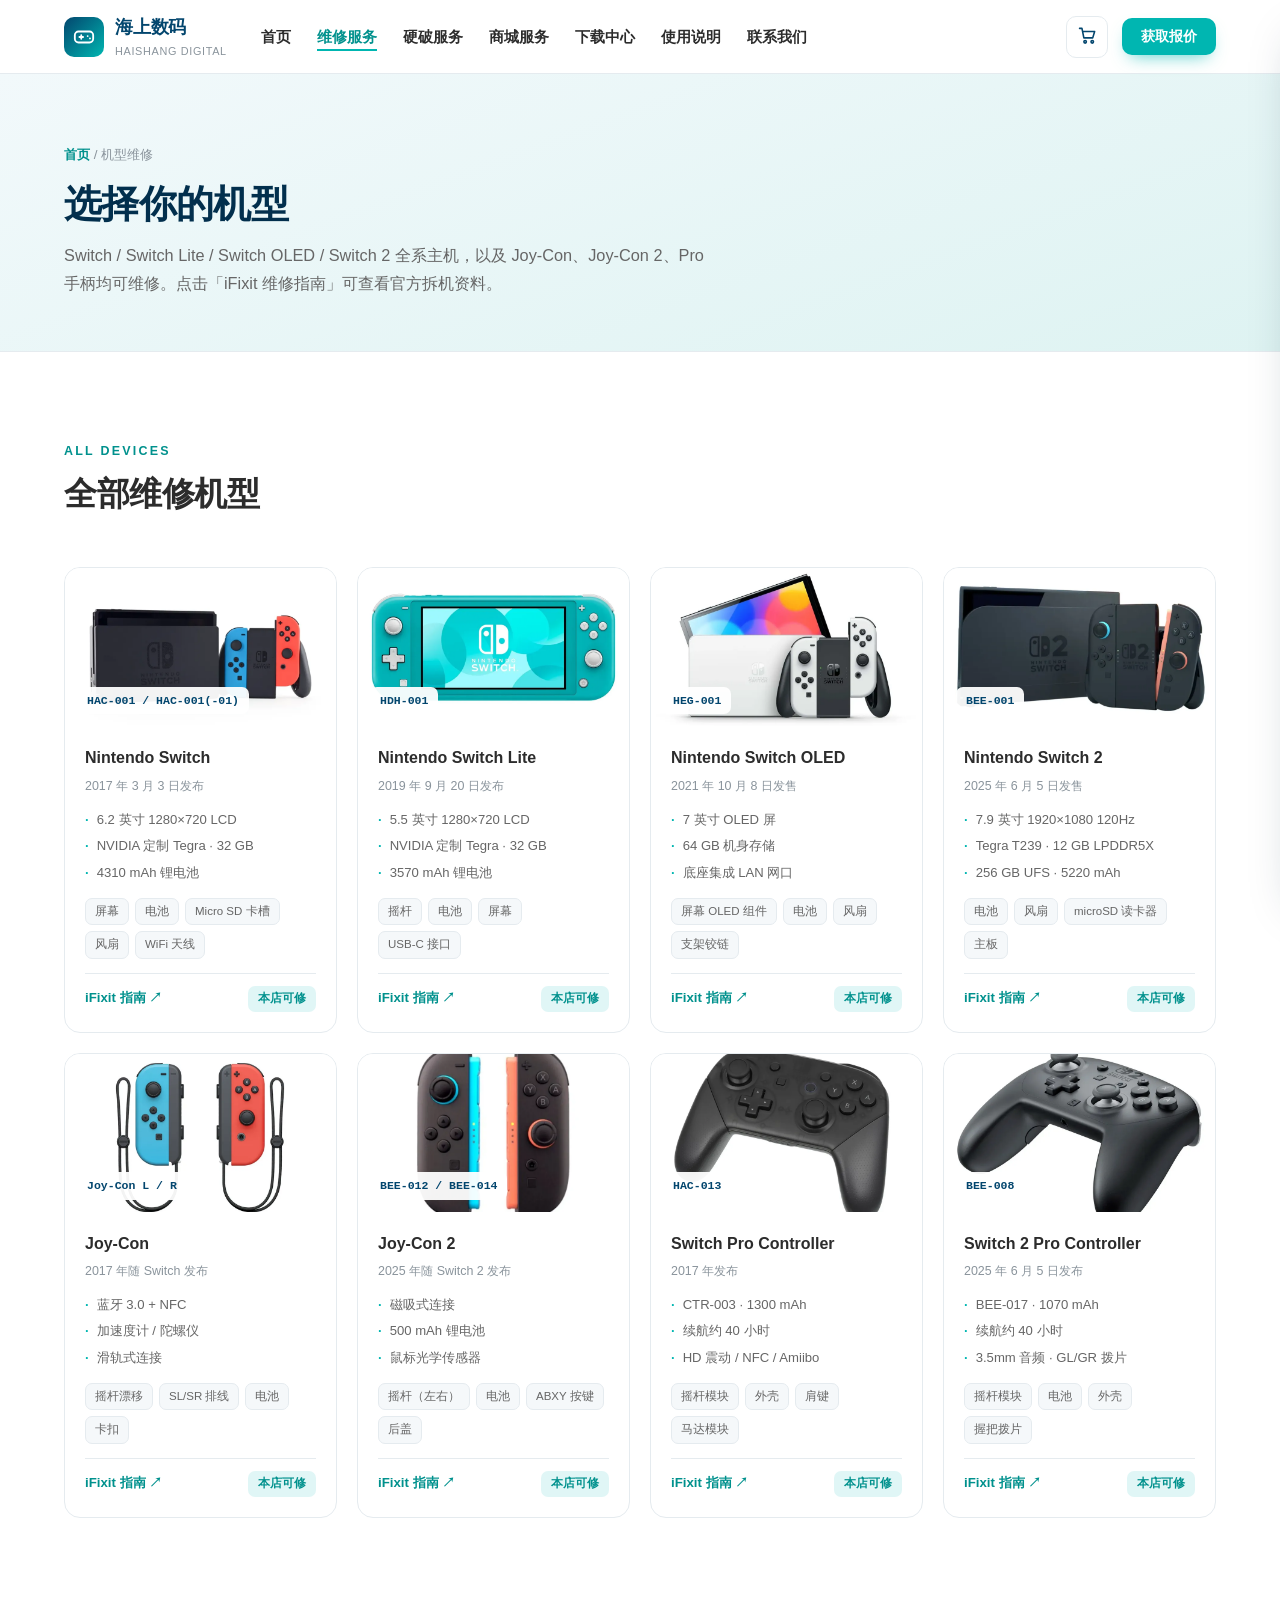
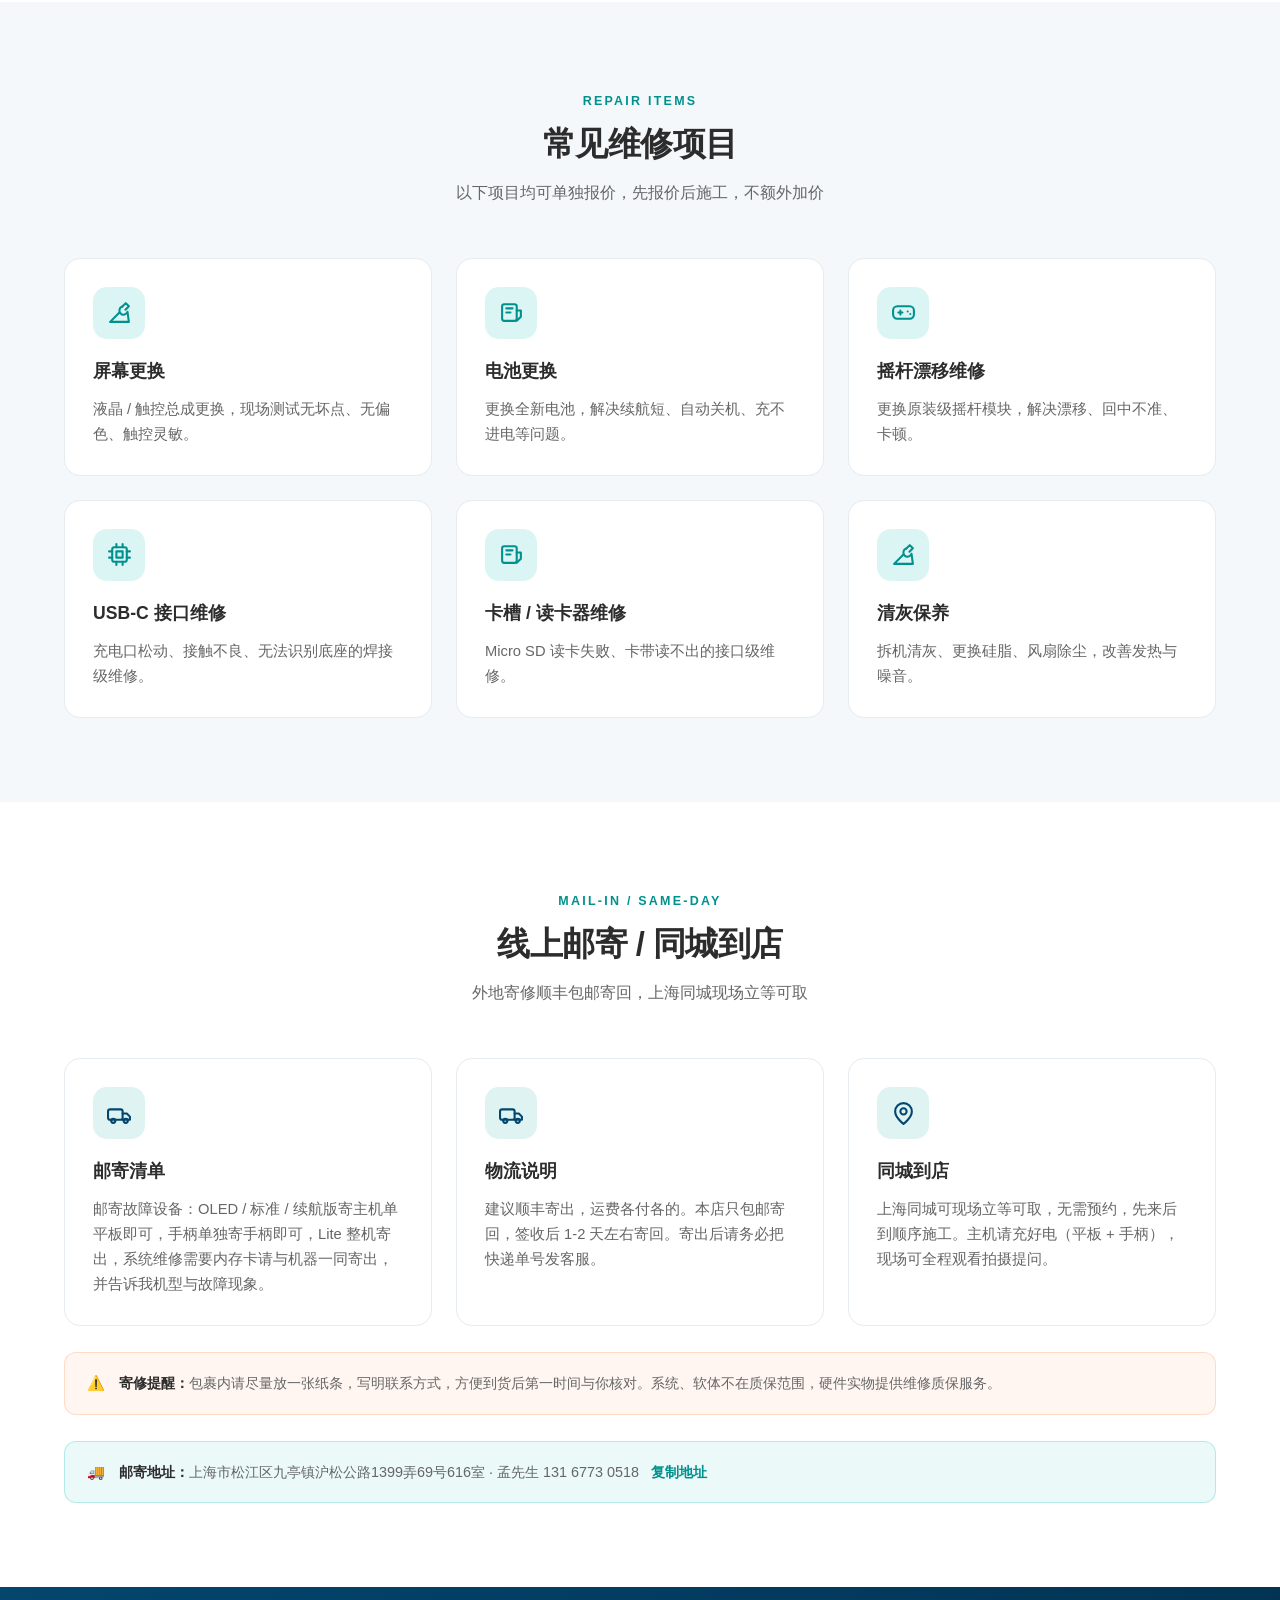
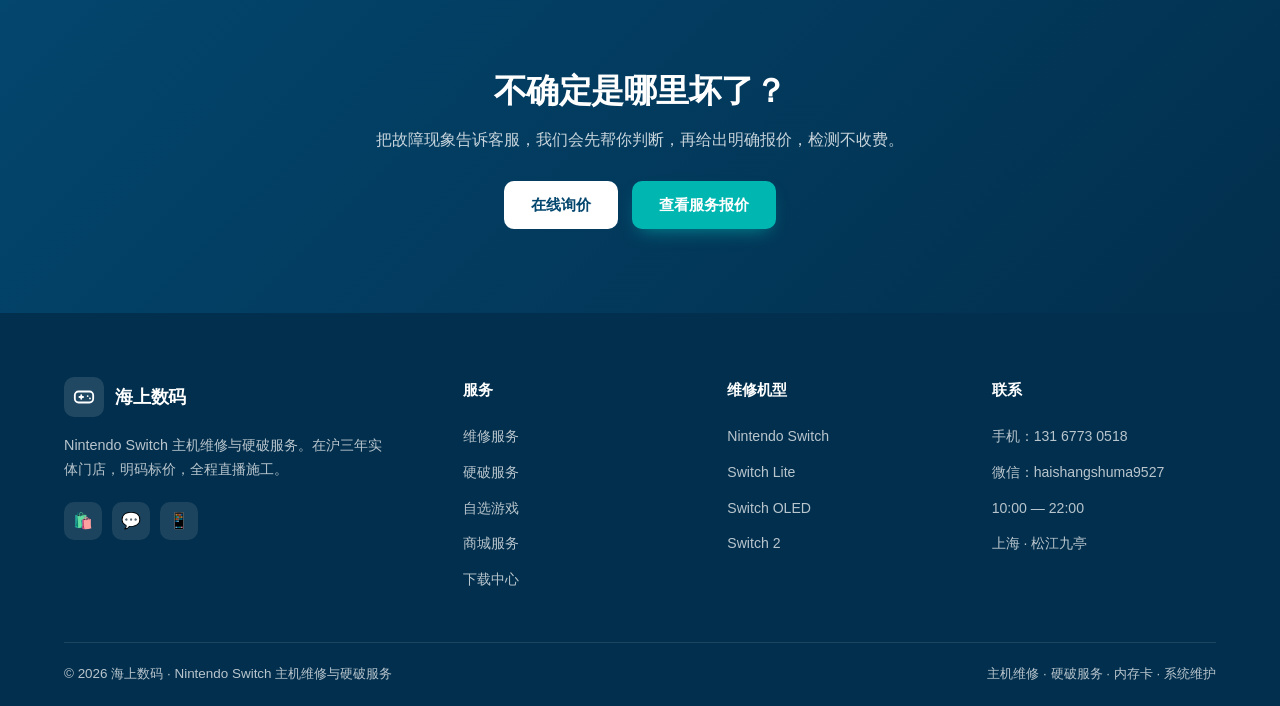
<file: repair.html>
<!DOCTYPE html>
<html lang="zh-CN">
<head>
<meta charset="UTF-8">
<meta name="viewport" content="width=device-width, initial-scale=1.0">
<title>机型维修 | Nintendo Switch / Lite / OLED / Switch 2 - 海上数码</title>
<meta name="description" content="海上数码提供 Nintendo Switch、Switch Lite、Switch OLED、Switch 2 主机与 Joy-Con、Pro 手柄维修，含屏幕、电池、摇杆、卡槽、USB-C 接口等全项目维修与邮寄说明。">
<link rel="stylesheet" href="assets/style.css?v=5">
<link rel="icon" href="data:image/svg+xml,%3Csvg xmlns='http://www.w3.org/2000/svg' viewBox='0 0 64 64'%3E%3Crect width='64' height='64' rx='14' fill='%2303466e'/%3E%3Crect x='10' y='22' width='44' height='22' rx='10' fill='none' stroke='%2300b6b1' stroke-width='4'/%3E%3Ccircle cx='22' cy='33' r='3' fill='%2300b6b1'/%3E%3Ccircle cx='42' cy='33' r='3' fill='%2300b6b1'/%3E%3C/svg%3E">
</head>
<body>

<nav class="navbar">
    <div class="nav-inner">
        <a href="index.html" class="brand">
            <span class="brand-mark"></span>
            <span>海上数码<small>HAISHANG DIGITAL</small></span>
        </a>
        <ul class="nav-menu">
            <li><a href="index.html">首页</a></li>
            <li><a href="repair.html">维修服务</a></li>
            <li><a href="chip.html">硬破服务</a></li>
            <li><a href="shop.html">商城服务</a></li>
            <li><a href="resources.html">下载中心</a></li>
            <li><a href="support.html">使用说明</a></li>
            <li><a href="index.html#contact">联系我们</a></li>
        </ul>
        <div class="nav-right">
            <button class="cart-btn" onclick="openCart()" title="购物车"><span id="cartIcon"></span><span class="cart-badge">0</span></button>
            <button class="nav-toggle" id="navToggle"><span id="navToggleIcon"></span></button>
            <a href="index.html#contact" class="btn btn-primary btn-sm">获取报价</a>
        </div>
    </div>
</nav>

<header class="page-hero">
    <div class="container">
        <div class="breadcrumb"><a href="index.html">首页</a> / 机型维修</div>
        <h1>选择你的机型</h1>
        <p>Switch / Switch Lite / Switch OLED / Switch 2 全系主机，以及 Joy-Con、Joy-Con 2、Pro 手柄均可维修。点击「iFixit 维修指南」可查看官方拆机资料。</p>
    </div>
</header>

<!-- 机型总览 -->
<section class="section">
    <div class="container">
        <div class="section-head left" data-reveal>
            <span class="eyebrow">All Devices</span>
            <h2 class="section-title">全部维修机型</h2>
        </div>
        <div class="grid-4" id="devGrid"></div>
    </div>
</section>

<!-- 维修项目 -->
<section class="section soft">
    <div class="container">
        <div class="section-head" data-reveal>
            <span class="eyebrow">Repair Items</span>
            <h2 class="section-title">常见维修项目</h2>
            <p class="section-desc">以下项目均可单独报价，先报价后施工，不额外加价</p>
        </div>
        <div class="grid-3" id="repGrid"></div>
    </div>
</section>

<!-- 邮寄说明 -->
<section class="section">
    <div class="container">
        <div class="section-head" data-reveal>
            <span class="eyebrow">Mail-in / Same-day</span>
            <h2 class="section-title">线上邮寄 / 同城到店</h2>
            <p class="section-desc">外地寄修顺丰包邮寄回，上海同城现场立等可取</p>
        </div>
        <div class="grid-3">
            <div class="card" data-reveal>
                <div class="icon-circle" id="m1"></div>
                <h3>邮寄清单</h3>
                <p>邮寄故障设备：OLED / 标准 / 续航版寄主机单平板即可，手柄单独寄手柄即可，Lite 整机寄出，系统维修需要内存卡请与机器一同寄出，并告诉我机型与故障现象。</p>
            </div>
            <div class="card" data-reveal>
                <div class="icon-circle" id="m2"></div>
                <h3>物流说明</h3>
                <p>建议顺丰寄出，运费各付各的。本店只包邮寄回，签收后 1-2 天左右寄回。寄出后请务必把快递单号发客服。</p>
            </div>
            <div class="card" data-reveal>
                <div class="icon-circle" id="m3"></div>
                <h3>同城到店</h3>
                <p>上海同城可现场立等可取，无需预约，先来后到顺序施工。主机请充好电（平板 + 手柄），现场可全程观看拍摄提问。</p>
            </div>
        </div>
        <div style="margin-top:26px;" data-reveal>
            <div class="callout warn">
                <span>⚠️</span>
                <span><b>寄修提醒：</b>包裹内请尽量放一张纸条，写明联系方式，方便到货后第一时间与你核对。系统、软体不在质保范围，硬件实物提供维修质保服务。</span>
            </div>
        </div>
        <div style="margin-top:26px;" data-reveal>
            <div class="callout">
                <span>🚚</span>
                <span><b>邮寄地址：</b>上海市松江区九亭镇沪松公路1399弄69号616室 · 孟先生 131 6773 0518
                <a href="javascript:copyAddr()" style="color:var(--accent-dark);font-weight:700;margin-left:8px;">复制地址</a></span>
            </div>
        </div>
    </div>
</section>

<!-- CTA -->
<section class="section deep">
    <div class="container" style="text-align:center;">
        <h2 class="section-title" style="margin-bottom:14px;">不确定是哪里坏了？</h2>
        <p class="section-desc" style="margin:0 auto 28px;max-width:560px;">把故障现象告诉客服，我们会先帮你判断，再给出明确报价，检测不收费。</p>
        <div style="display:flex;gap:14px;justify-content:center;flex-wrap:wrap;">
            <a href="index.html#contact" class="btn btn-light">在线询价</a>
            <a href="shop.html" class="btn btn-primary">查看服务报价</a>
        </div>
    </div>
</section>

<footer class="footer">
    <div class="container">
        <div class="foot-grid">
            <div>
                <a href="index.html" class="brand"><span class="brand-mark"></span><span>海上数码</span></a>
                <p>Nintendo Switch 主机维修与硬破服务。在沪三年实体门店，明码标价，全程直播施工。</p>
                <div class="socials">
                    <a href="https://shop310015375.taobao.com/" target="_blank" rel="noopener" title="淘宝店铺">🛍️</a>
                    <a href="javascript:copyText('haishangshuma9527')" title="复制微信">💬</a>
                    <a href="javascript:copyText('13167730518')" title="复制手机">📱</a>
                </div>
            </div>
            <div>
                <h5>服务</h5>
                <ul>
                    <li><a href="repair.html">维修服务</a></li>
                    <li><a href="chip.html">硬破服务</a></li>
            <li><a href="games.html">自选游戏</a></li>
                    <li><a href="shop.html">商城服务</a></li>
                    <li><a href="resources.html">下载中心</a></li>
                </ul>
            </div>
            <div>
                <h5>维修机型</h5>
                <ul>
                    <li><a href="repair.html">Nintendo Switch</a></li>
                    <li><a href="repair.html">Switch Lite</a></li>
                    <li><a href="repair.html">Switch OLED</a></li>
                    <li><a href="repair.html">Switch 2</a></li>
                </ul>
            </div>
            <div>
                <h5>联系</h5>
                <ul>
                    <li>手机：131 6773 0518</li>
                    <li>微信：haishangshuma9527</li>
                    <li>10:00 — 22:00</li>
                    <li>上海 · 松江九亭</li>
                </ul>
            </div>
        </div>
        <div class="foot-bottom">
            <span>© 2026 海上数码 · Nintendo Switch 主机维修与硬破服务</span>
            <span>主机维修 · 硬破服务 · 内存卡 · 系统维护</span>
        </div>
    </div>
</footer>

<div class="mask" id="mask" onclick="closeAll()"></div>
<div class="drawer" id="csDrawer">
    <div class="drawer-head"><h3>联系客服</h3><button class="drawer-close" onclick="closeAll()">✕</button></div>
    <div class="drawer-body">
        <p style="font-size:.88rem;color:var(--muted);margin-bottom:18px;">工作时间 10:00 — 22:00，下单后请主动发送快递单号</p>
        <div class="res-item" style="margin-bottom:12px;"><span class="res-ico" style="background:var(--primary)">💬</span>
            <div><div class="res-name">客服微信</div><div class="res-sub">haishangshuma9527</div></div>
            <span class="res-go" onclick="copyText('haishangshuma9527')">复制</span></div>
        <a class="res-item" style="margin-bottom:12px;" href="https://shop310015375.taobao.com/" target="_blank" rel="noopener"><span class="res-ico" style="background:var(--primary)">🛍️</span>
            <div><div class="res-name">我的淘宝店铺</div><div class="res-sub">shop310015375.taobao.com</div></div>
            <span class="res-go">打开</span></a>
        <div class="res-item" style="margin-bottom:12px;"><span class="res-ico" style="background:var(--primary)">📱</span>
            <div><div class="res-name">客服手机</div><div class="res-sub">131 6773 0518</div></div>
            <span class="res-go" onclick="copyText('13167730518')">复制</span></div>
        <div class="res-item" style="margin-bottom:12px;"><span class="res-ico" style="background:var(--primary)">🚚</span>
            <div><div class="res-name">邮寄地址</div><div class="res-sub">沪松公路1399弄69号616室</div></div>
            <span class="res-go" onclick="copyAddr()">复制</span></div>
        <img loading="lazy" src="images/wechat-qr.webp" alt="微信客服" style="width:150px;border-radius:12px;border:1px solid var(--line);margin-top:8px;" onclick="openLB(this.src)">
    </div>
</div>

<script src="assets/app.js?v=3"></script>
<script>
document.querySelectorAll('.brand-mark').forEach(e=>e.innerHTML = icon('game'));
const setIcon = (id,n)=>{ const e=document.getElementById(id); if(e) e.innerHTML = icon(n); };
setIcon('navToggleIcon','menu'); setIcon('cartIcon','cart');
setIcon('m1','truck'); setIcon('m2','truck'); setIcon('m3','pin');

const DEVICES = [
  {n:'Nintendo Switch', y:'2017 年 3 月 3 日发布', m:'HAC-001 / HAC-001(-01)', img:'images/dev-switch.webp',
   s:['6.2 英寸 1280×720 LCD','NVIDIA 定制 Tegra · 32 GB','4310 mAh 锂电池'],
   r:['屏幕','电池','Micro SD 卡槽','风扇','WiFi 天线'], st:'支持', u:'https://zh.ifixit.com/Device/Nintendo_Switch'},
  {n:'Nintendo Switch Lite', y:'2019 年 9 月 20 日发布', m:'HDH-001', img:'images/dev-lite.webp',
   s:['5.5 英寸 1280×720 LCD','NVIDIA 定制 Tegra · 32 GB','3570 mAh 锂电池'],
   r:['摇杆','电池','屏幕','USB-C 接口'], st:'支持', u:'https://zh.ifixit.com/Device/Nintendo_Switch_Lite'},
  {n:'Nintendo Switch OLED', y:'2021 年 10 月 8 日发售', m:'HEG-001', img:'images/dev-oled.webp',
   s:['7 英寸 OLED 屏','64 GB 机身存储','底座集成 LAN 网口'],
   r:['屏幕 OLED 组件','电池','风扇','支架铰链'], st:'支持', u:'https://zh.ifixit.com/Device/Nintendo_Switch_OLED_Model'},
  {n:'Nintendo Switch 2', y:'2025 年 6 月 5 日发售', m:'BEE-001', img:'images/dev-switch2.webp',
   s:['7.9 英寸 1920×1080 120Hz','Tegra T239 · 12 GB LPDDR5X','256 GB UFS · 5220 mAh'],
   r:['电池','风扇','microSD 读卡器','主板'], st:'支持', u:'https://zh.ifixit.com/Device/Nintendo_Switch_2'},
  {n:'Joy-Con', y:'2017 年随 Switch 发布', m:'Joy-Con L / R', img:'images/dev-joycon.webp',
   s:['蓝牙 3.0 + NFC','加速度计 / 陀螺仪','滑轨式连接'],
   r:['摇杆漂移','SL/SR 排线','电池','卡扣'], st:'支持', u:'https://zh.ifixit.com/Device/Joy-Con'},
  {n:'Joy-Con 2', y:'2025 年随 Switch 2 发布', m:'BEE-012 / BEE-014', img:'images/dev-joycon2.webp',
   s:['磁吸式连接','500 mAh 锂电池','鼠标光学传感器'],
   r:['摇杆（左右）','电池','ABXY 按键','后盖'], st:'支持', u:'https://zh.ifixit.com/Device/Nintendo_Switch_2_Joy-Con'},
  {n:'Switch Pro Controller', y:'2017 年发布', m:'HAC-013', img:'images/dev-pro.webp',
   s:['CTR-003 · 1300 mAh','续航约 40 小时','HD 震动 / NFC / Amiibo'],
   r:['摇杆模块','外壳','肩键','马达模块'], st:'支持', u:'https://zh.ifixit.com/Device/Switch_Pro_Controller'},
  {n:'Switch 2 Pro Controller', y:'2025 年 6 月 5 日发布', m:'BEE-008', img:'images/dev-pro2.webp',
   s:['BEE-017 · 1070 mAh','续航约 40 小时','3.5mm 音频 · GL/GR 拨片'],
   r:['摇杆模块','电池','外壳','握把拨片'], st:'支持', u:'https://zh.ifixit.com/Device/Nintendo_Switch_2_Pro_Controller'}
];
document.getElementById('devGrid').innerHTML = DEVICES.map(d=>`
    <div class="dev-card">
        <div class="dev-img"><img src="${d.img}" alt="${d.n}" loading="lazy" onclick="openLB(this.src)"><span class="dev-model">${d.m}</span></div>
        <div class="dev-body">
            <h3>${d.n}</h3><div class="dev-year">${d.y}</div>
            <ul class="dev-spec">${d.s.map(x=>`<li>${x}</li>`).join('')}</ul>
            <div class="dev-tags">${d.r.map(x=>`<span>${x}</span>`).join('')}</div>
            <div class="dev-foot">
                <a href="${d.u}" target="_blank" rel="noopener">iFixit 指南 ↗</a>
                <span class="dev-status ${d.st==='支持'?'ok':'ask'}">${d.st==='支持'?'本店可修':'来电咨询'}</span>
            </div>
        </div>
    </div>`).join('');

const REPAIRS = [
  {i:'tools', t:'屏幕更换', d:'液晶 / 触控总成更换，现场测试无坏点、无偏色、触控灵敏。', p:'¥299 起'},
  {i:'sd',    t:'电池更换', d:'更换全新电池，解决续航短、自动关机、充不进电等问题。', p:'来电报价'},
  {i:'game',  t:'摇杆漂移维修', d:'更换原装级摇杆模块，解决漂移、回中不准、卡顿。', p:'¥79 起'},
  {i:'chip',  t:'USB-C 接口维修', d:'充电口松动、接触不良、无法识别底座的焊接级维修。', p:'来电报价'},
  {i:'sd',    t:'卡槽 / 读卡器维修', d:'Micro SD 读卡失败、卡带读不出的接口级维修。', p:'来电报价'},
  {i:'tools', t:'清灰保养', d:'拆机清灰、更换硅脂、风扇除尘，改善发热与噪音。', p:'¥69 起'}
];
document.getElementById('repGrid').innerHTML = REPAIRS.map(r=>`
    <div class="card">
        <div class="icon-circle accent">${icon(r.i)}</div>
        <h3>${r.t}</h3>
        <p>${r.d}</p>
    </div>`).join('');
</script>
</body>
</html>
</file>
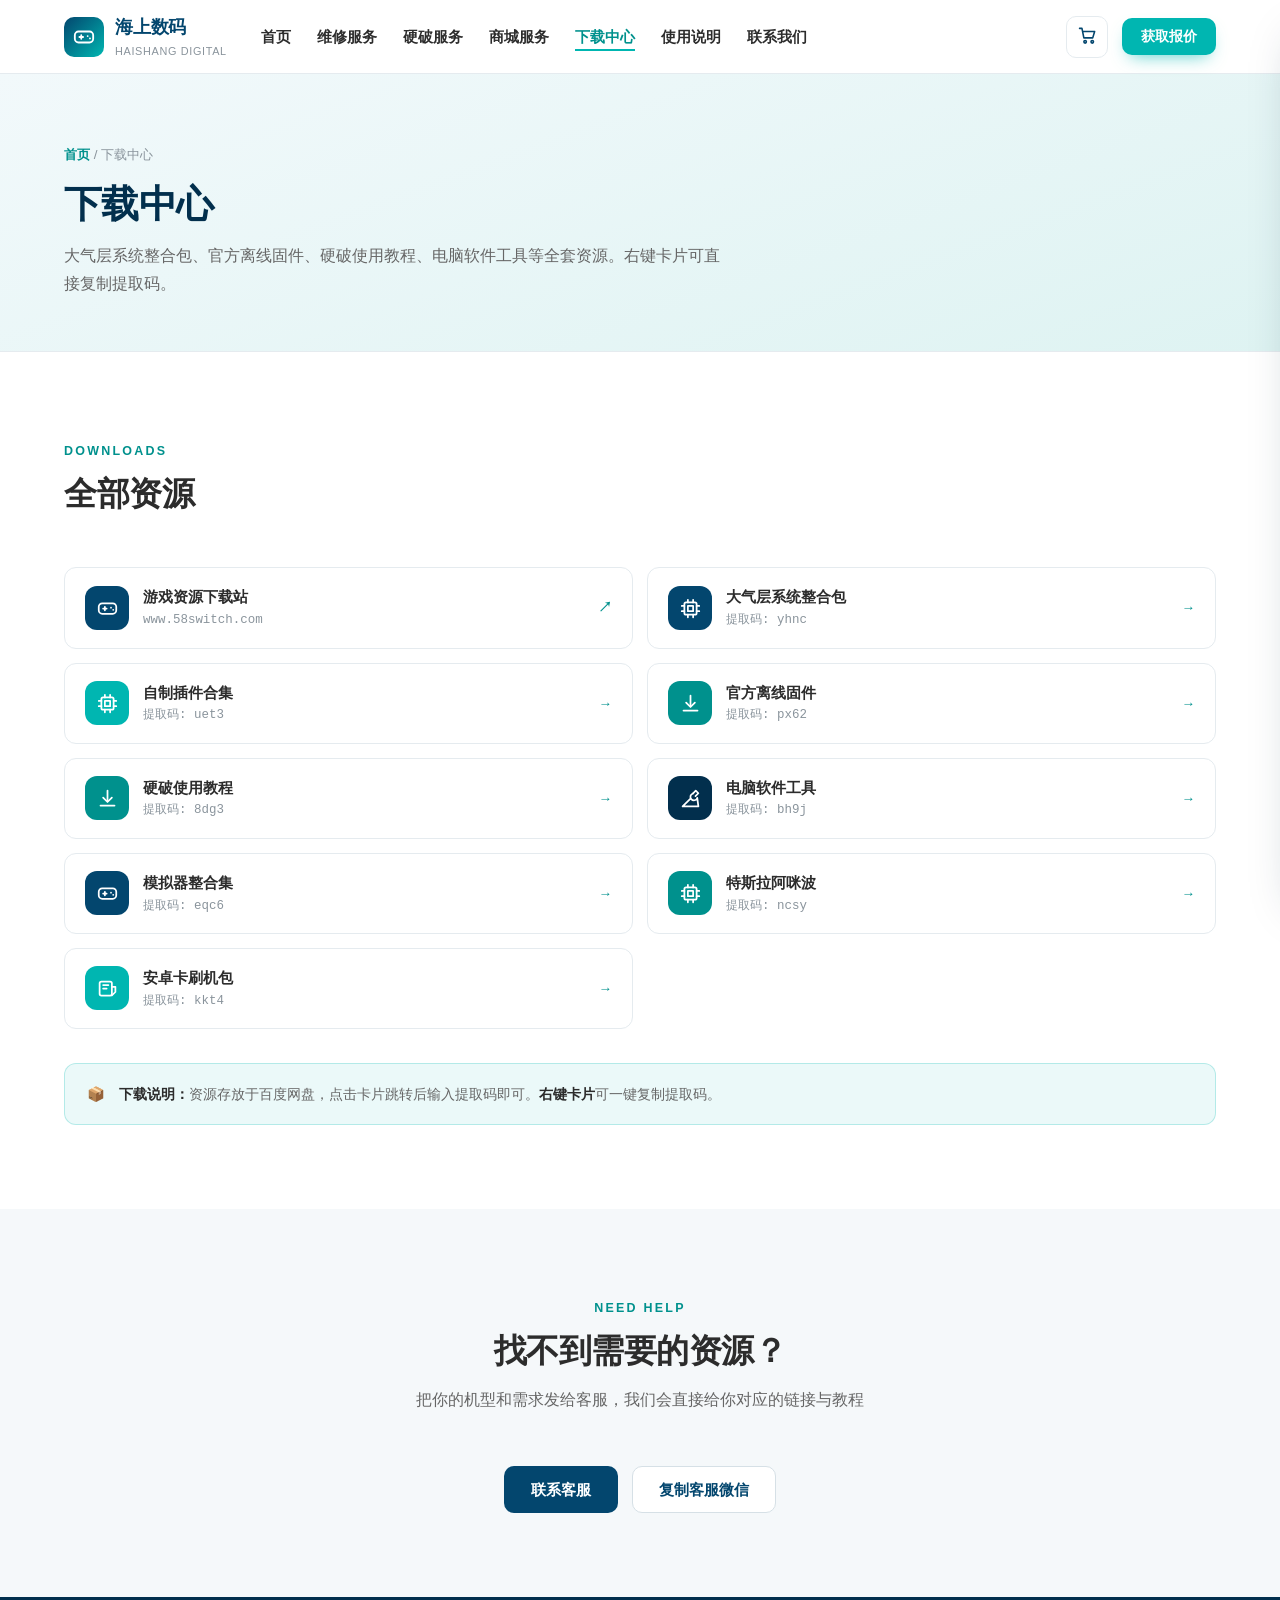
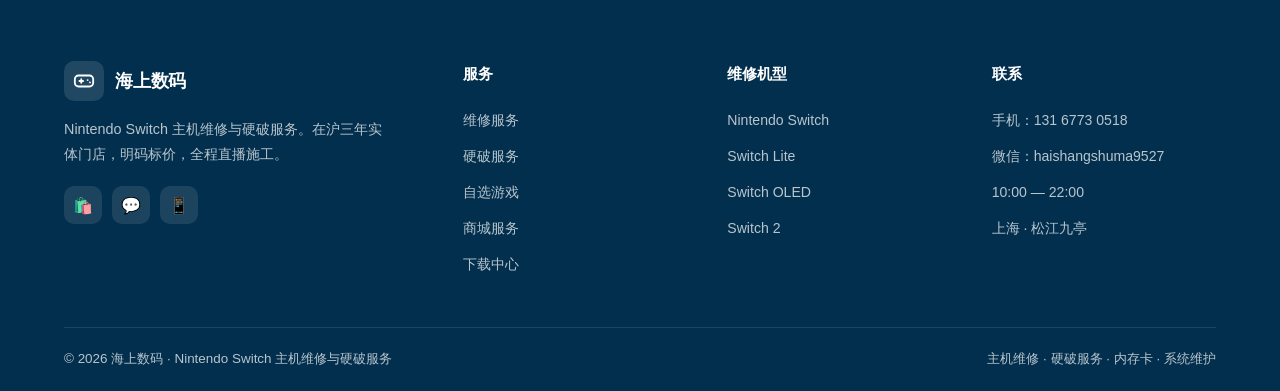
<file: resources.html>
<!DOCTYPE html>
<html lang="zh-CN">
<head>
<meta charset="UTF-8">
<meta name="viewport" content="width=device-width, initial-scale=1.0">
<title>下载中心 | 大气层系统整合包 · 工具软件 - 海上数码</title>
<meta name="description" content="海上数码下载中心：大气层系统整合包、官方离线固件、硬破使用教程、电脑软件工具、模拟器整合集等，百度网盘提取码一键复制。">
<link rel="stylesheet" href="assets/style.css?v=5">
<link rel="icon" href="data:image/svg+xml,%3Csvg xmlns='http://www.w3.org/2000/svg' viewBox='0 0 64 64'%3E%3Crect width='64' height='64' rx='14' fill='%2303466e'/%3E%3Crect x='10' y='22' width='44' height='22' rx='10' fill='none' stroke='%2300b6b1' stroke-width='4'/%3E%3Ccircle cx='22' cy='33' r='3' fill='%2300b6b1'/%3E%3Ccircle cx='42' cy='33' r='3' fill='%2300b6b1'/%3E%3C/svg%3E">
</head>
<body>

<nav class="navbar">
    <div class="nav-inner">
        <a href="index.html" class="brand">
            <span class="brand-mark"></span>
            <span>海上数码<small>HAISHANG DIGITAL</small></span>
        </a>
        <ul class="nav-menu">
            <li><a href="index.html">首页</a></li>
            <li><a href="repair.html">维修服务</a></li>
            <li><a href="chip.html">硬破服务</a></li>
            <li><a href="shop.html">商城服务</a></li>
            <li><a href="resources.html">下载中心</a></li>
            <li><a href="support.html">使用说明</a></li>
            <li><a href="index.html#contact">联系我们</a></li>
        </ul>
        <div class="nav-right">
            <button class="cart-btn" onclick="openCart()" title="购物车"><span id="cartIcon"></span><span class="cart-badge">0</span></button>
            <button class="nav-toggle" id="navToggle"><span id="navToggleIcon"></span></button>
            <a href="index.html#contact" class="btn btn-primary btn-sm">获取报价</a>
        </div>
    </div>
</nav>

<header class="page-hero">
    <div class="container">
        <div class="breadcrumb"><a href="index.html">首页</a> / 下载中心</div>
        <h1>下载中心</h1>
        <p>大气层系统整合包、官方离线固件、硬破使用教程、电脑软件工具等全套资源。右键卡片可直接复制提取码。</p>
    </div>
</header>

<section class="section">
    <div class="container">
        <div class="section-head left" data-reveal>
            <span class="eyebrow">Downloads</span>
            <h2 class="section-title">全部资源</h2>
        </div>
        <div class="grid-2" id="resGrid" style="gap:14px;"></div>

        <div class="callout" style="margin-top:34px;" data-reveal>
            <span>📦</span>
            <span><b>下载说明：</b>资源存放于百度网盘，点击卡片跳转后输入提取码即可。<b>右键卡片</b>可一键复制提取码。</span>
        </div>
    </div>
</section>

<section class="section soft">
    <div class="container">
        <div class="section-head" data-reveal>
            <span class="eyebrow">Need Help</span>
            <h2 class="section-title">找不到需要的资源？</h2>
            <p class="section-desc">把你的机型和需求发给客服，我们会直接给你对应的链接与教程</p>
        </div>
        <div style="text-align:center;display:flex;gap:14px;justify-content:center;flex-wrap:wrap;">
            <a href="index.html#contact" class="btn btn-dark">联系客服</a>
            <button class="btn btn-outline" onclick="copyText('haishangshuma9527')">复制客服微信</button>
        </div>
    </div>
</section>

<footer class="footer">
    <div class="container">
        <div class="foot-grid">
            <div>
                <a href="index.html" class="brand"><span class="brand-mark"></span><span>海上数码</span></a>
                <p>Nintendo Switch 主机维修与硬破服务。在沪三年实体门店，明码标价，全程直播施工。</p>
                <div class="socials">
                    <a href="https://shop310015375.taobao.com/" target="_blank" rel="noopener" title="淘宝店铺">🛍️</a>
                    <a href="javascript:copyText('haishangshuma9527')" title="复制微信">💬</a>
                    <a href="javascript:copyText('13167730518')" title="复制手机">📱</a>
                </div>
            </div>
            <div>
                <h5>服务</h5>
                <ul>
                    <li><a href="repair.html">维修服务</a></li>
                    <li><a href="chip.html">硬破服务</a></li>
            <li><a href="games.html">自选游戏</a></li>
                    <li><a href="shop.html">商城服务</a></li>
                    <li><a href="resources.html">下载中心</a></li>
                </ul>
            </div>
            <div>
                <h5>维修机型</h5>
                <ul>
                    <li><a href="repair.html">Nintendo Switch</a></li>
                    <li><a href="repair.html">Switch Lite</a></li>
                    <li><a href="repair.html">Switch OLED</a></li>
                    <li><a href="repair.html">Switch 2</a></li>
                </ul>
            </div>
            <div>
                <h5>联系</h5>
                <ul>
                    <li>手机：131 6773 0518</li>
                    <li>微信：haishangshuma9527</li>
                    <li>10:00 — 22:00</li>
                    <li>上海 · 松江九亭</li>
                </ul>
            </div>
        </div>
        <div class="foot-bottom">
            <span>© 2026 海上数码 · Nintendo Switch 主机维修与硬破服务</span>
            <span>主机维修 · 硬破服务 · 内存卡 · 系统维护</span>
        </div>
    </div>
</footer>

<div class="mask" id="mask" onclick="closeAll()"></div>
<div class="drawer" id="csDrawer">
    <div class="drawer-head"><h3>联系客服</h3><button class="drawer-close" onclick="closeAll()">✕</button></div>
    <div class="drawer-body">
        <p style="font-size:.88rem;color:var(--muted);margin-bottom:18px;">工作时间 10:00 — 22:00，下单后请主动发送快递单号</p>
        <div class="res-item" style="margin-bottom:12px;"><span class="res-ico" style="background:var(--primary)">💬</span>
            <div><div class="res-name">客服微信</div><div class="res-sub">haishangshuma9527</div></div>
            <span class="res-go" onclick="copyText('haishangshuma9527')">复制</span></div>
        <a class="res-item" style="margin-bottom:12px;" href="https://shop310015375.taobao.com/" target="_blank" rel="noopener"><span class="res-ico" style="background:var(--primary)">🛍️</span>
            <div><div class="res-name">我的淘宝店铺</div><div class="res-sub">shop310015375.taobao.com</div></div>
            <span class="res-go">打开</span></a>
        <div class="res-item" style="margin-bottom:12px;"><span class="res-ico" style="background:var(--primary)">📱</span>
            <div><div class="res-name">客服手机</div><div class="res-sub">131 6773 0518</div></div>
            <span class="res-go" onclick="copyText('13167730518')">复制</span></div>
        <div class="res-item" style="margin-bottom:12px;"><span class="res-ico" style="background:var(--primary)">🚚</span>
            <div><div class="res-name">邮寄地址</div><div class="res-sub">沪松公路1399弄69号616室</div></div>
            <span class="res-go" onclick="copyAddr()">复制</span></div>
        <img loading="lazy" src="images/wechat-qr.webp" alt="微信客服" style="width:150px;border-radius:12px;border:1px solid var(--line);margin-top:8px;" onclick="openLB(this.src)">
    </div>
</div>

<script src="assets/app.js?v=3"></script>
<script>
document.querySelectorAll('.brand-mark').forEach(e=>e.innerHTML = icon('game'));
document.getElementById('navToggleIcon').innerHTML = icon('menu');
document.getElementById('cartIcon').innerHTML = icon('cart');

const RES = [
    {name:'游戏资源下载站', note:'www.58switch.com', icon:'game', color:'#03466e', link:'https://www.58switch.com', ext:true},
    {name:'大气层系统整合包', code:'yhnc', icon:'chip', color:'#03466e', link:'https://pan.baidu.com/s/1nmnJNf_StE0leAtvExa-lg?pwd=yhnc'},
    {name:'自制插件合集', code:'uet3', icon:'chip', color:'#00b6b1', link:'https://pan.baidu.com/s/1B2e4rDm01caAyGGjPECwxA?pwd=uet3'},
    {name:'官方离线固件', code:'px62', icon:'down', color:'#00918d', link:'https://pan.baidu.com/s/12JDxpfc4jBsdHSk6HvmF_w?pwd=px62'},
    {name:'硬破使用教程', code:'8dg3', icon:'down', color:'#00918d', link:'https://pan.baidu.com/s/1pS2WUYbfnlusN0XkKHt8Bw?pwd=8dg3'},
    {name:'电脑软件工具', code:'bh9j', icon:'tools', color:'#022f4d', link:'https://pan.baidu.com/s/11GnnDo0X28P6fiIoIjgGuw?pwd=bh9j'},
    {name:'模拟器整合集', code:'eqc6', icon:'game', color:'#03466e', link:'https://pan.baidu.com/s/15QJjZ9sJNtj6KMyn3EfqeA?pwd=eqc6'},
    {name:'特斯拉阿咪波', code:'ncsy', icon:'chip', color:'#00918d', link:'https://pan.baidu.com/s/1b8cCvmSfY-cFtdeJ9I1LFw?pwd=ncsy'},
    {name:'安卓卡刷机包', code:'kkt4', icon:'sd', color:'#00b6b1', link:'https://pan.baidu.com/s/1CiM0IIU13hcZIMwC-iNdBw?pwd=kkt4'}
];
const rg = document.getElementById('resGrid');
RES.forEach(r=>{
    const a = document.createElement('a');
    a.href = r.link; a.target = '_blank'; a.rel = 'noopener'; a.className = 'res-item';
    const meta = r.ext ? `<div class="res-sub">${r.note}</div>` : `<div class="res-sub">提取码: ${r.code}</div>`;
    a.innerHTML = `<span class="res-ico" style="background:${r.color}">${icon(r.icon)}</span>
        <div><div class="res-name">${r.name}</div>${meta}</div>
        <span class="res-go">${r.ext?'↗':'→'}</span>`;
    rg.appendChild(a);
});
document.addEventListener('contextmenu', e=>{
    const item = e.target.closest('.res-item');
    if(item){
        const c = item.querySelector('.res-sub');
        if(c && c.textContent.indexOf('提取码') === 0){ e.preventDefault(); copyText(c.textContent.replace('提取码: ','')); }
    }
});
</script>
</body>
</html>
</file>
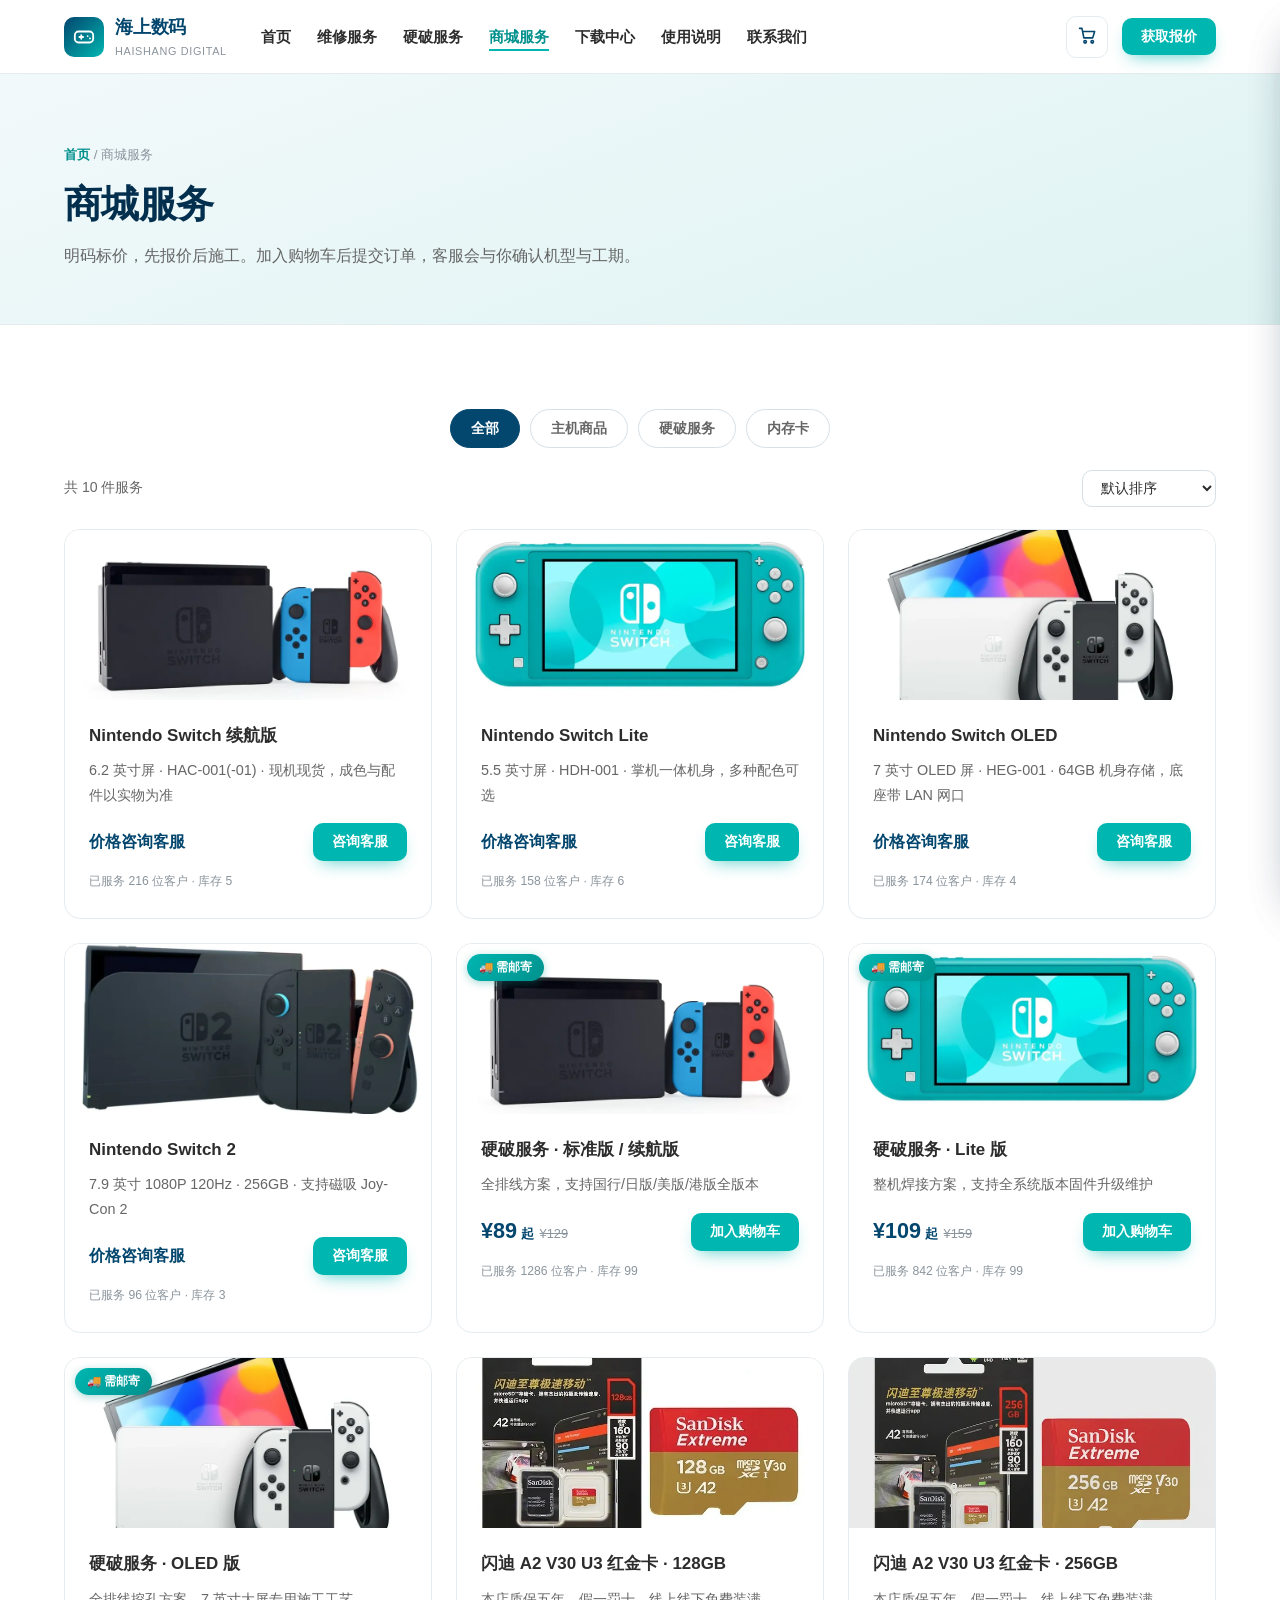
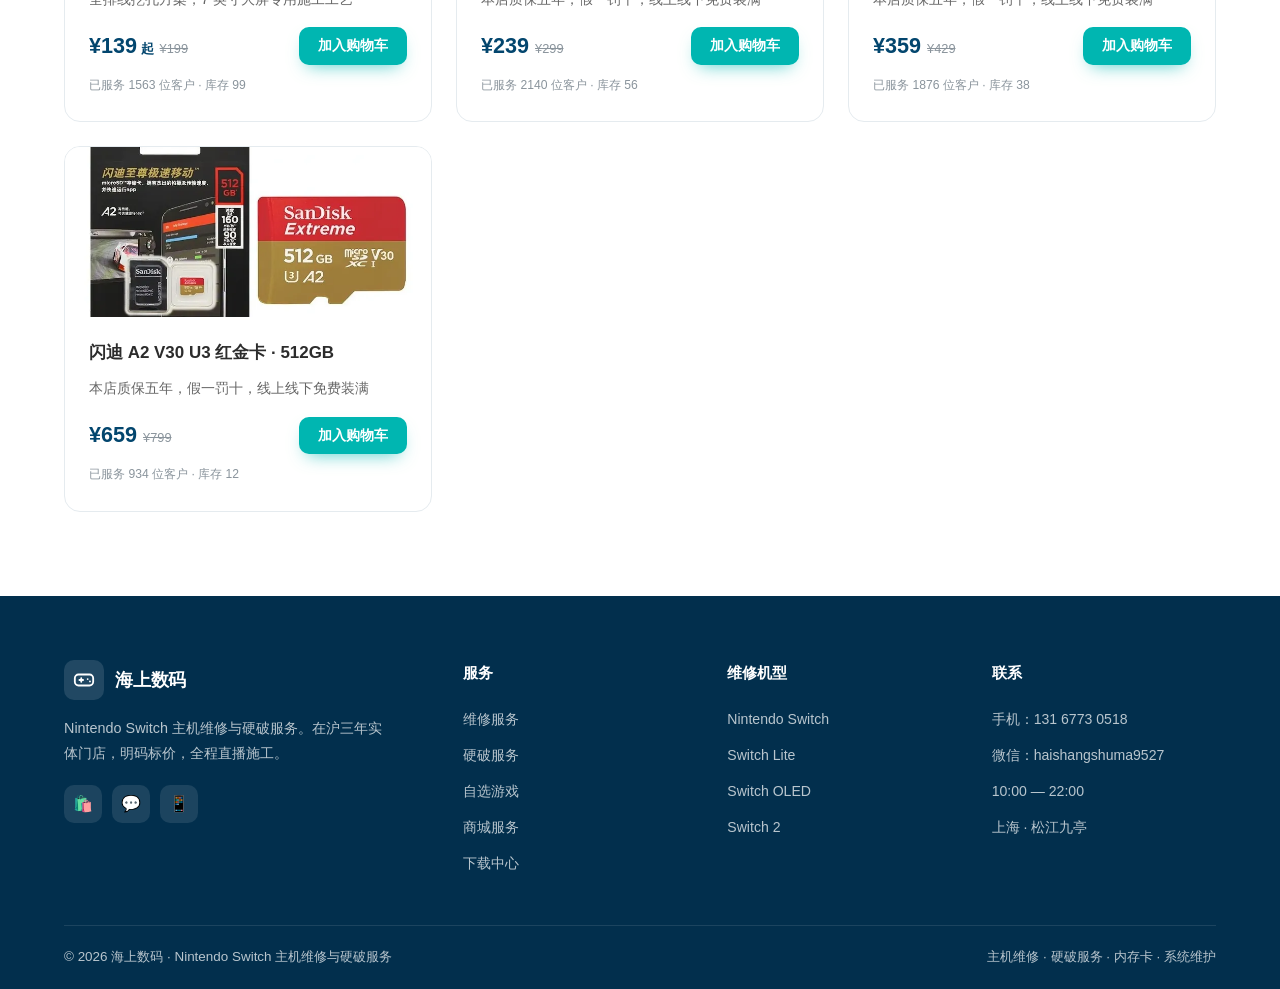
<file: shop.html>
<!DOCTYPE html>
<html lang="zh-CN">
<head>
<meta charset="UTF-8">
<meta name="viewport" content="width=device-width, initial-scale=1.0">
<title>商城服务 | 主机商品 · 硬破服务 · 内存卡报价 - 海上数码</title>
<meta name="description" content="海上数码商城服务：Nintendo Switch 续航版 / Lite / OLED / Switch 2 主机商品，硬破服务 89 元起，闪迪 A2 红金卡 128/256/512GB，明码标价，支持线上加入购物车下单。">
<link rel="stylesheet" href="assets/style.css?v=5">
<link rel="icon" href="data:image/svg+xml,%3Csvg xmlns='http://www.w3.org/2000/svg' viewBox='0 0 64 64'%3E%3Crect width='64' height='64' rx='14' fill='%2303466e'/%3E%3Crect x='10' y='22' width='44' height='22' rx='10' fill='none' stroke='%2300b6b1' stroke-width='4'/%3E%3Ccircle cx='22' cy='33' r='3' fill='%2300b6b1'/%3E%3Ccircle cx='42' cy='33' r='3' fill='%2300b6b1'/%3E%3C/svg%3E">
</head>
<body>

<nav class="navbar">
    <div class="nav-inner">
        <a href="index.html" class="brand">
            <span class="brand-mark"></span>
            <span>海上数码<small>HAISHANG DIGITAL</small></span>
        </a>
        <ul class="nav-menu">
            <li><a href="index.html">首页</a></li>
            <li><a href="repair.html">维修服务</a></li>
            <li><a href="chip.html">硬破服务</a></li>
            <li><a href="shop.html">商城服务</a></li>
            <li><a href="resources.html">下载中心</a></li>
            <li><a href="support.html">使用说明</a></li>
            <li><a href="index.html#contact">联系我们</a></li>
        </ul>
        <div class="nav-right">
            <button class="cart-btn" onclick="openCart()" title="购物车"><span id="cartIcon"></span><span class="cart-badge">0</span></button>
            <button class="nav-toggle" id="navToggle"><span id="navToggleIcon"></span></button>
            <a href="index.html#contact" class="btn btn-primary btn-sm">获取报价</a>
        </div>
    </div>
</nav>

<header class="page-hero">
    <div class="container">
        <div class="breadcrumb"><a href="index.html">首页</a> / 商城服务</div>
        <h1>商城服务</h1>
        <p>明码标价，先报价后施工。加入购物车后提交订单，客服会与你确认机型与工期。</p>
    </div>
</header>

<section class="section">
    <div class="container">
        <div class="filters" id="filters"></div>
        <div class="shop-bar">
            <span class="count" id="countTxt">共 0 件服务</span>
            <select id="sortSel" onchange="renderProducts()">
                <option value="def">默认排序</option>
                <option value="new">最新上架</option>
                <option value="sales">销量优先</option>
                <option value="asc">价格从低到高</option>
                <option value="desc">价格从高到低</option>
            </select>
        </div>
        <div class="grid-3" id="pgrid"></div>
    </div>
</section>

<footer class="footer">
    <div class="container">
        <div class="foot-grid">
            <div>
                <a href="index.html" class="brand"><span class="brand-mark"></span><span>海上数码</span></a>
                <p>Nintendo Switch 主机维修与硬破服务。在沪三年实体门店，明码标价，全程直播施工。</p>
                <div class="socials">
                    <a href="https://shop310015375.taobao.com/" target="_blank" rel="noopener" title="淘宝店铺">🛍️</a>
                    <a href="javascript:copyText('haishangshuma9527')" title="复制微信">💬</a>
                    <a href="javascript:copyText('13167730518')" title="复制手机">📱</a>
                </div>
            </div>
            <div>
                <h5>服务</h5>
                <ul>
                    <li><a href="repair.html">维修服务</a></li>
                    <li><a href="chip.html">硬破服务</a></li>
            <li><a href="games.html">自选游戏</a></li>
                    <li><a href="shop.html">商城服务</a></li>
                    <li><a href="resources.html">下载中心</a></li>
                </ul>
            </div>
            <div>
                <h5>维修机型</h5>
                <ul>
                    <li><a href="repair.html">Nintendo Switch</a></li>
                    <li><a href="repair.html">Switch Lite</a></li>
                    <li><a href="repair.html">Switch OLED</a></li>
                    <li><a href="repair.html">Switch 2</a></li>
                </ul>
            </div>
            <div>
                <h5>联系</h5>
                <ul>
                    <li>手机：131 6773 0518</li>
                    <li>微信：haishangshuma9527</li>
                    <li>10:00 — 22:00</li>
                    <li>上海 · 松江九亭</li>
                </ul>
            </div>
        </div>
        <div class="foot-bottom">
            <span>© 2026 海上数码 · Nintendo Switch 主机维修与硬破服务</span>
            <span>主机维修 · 硬破服务 · 内存卡 · 系统维护</span>
        </div>
    </div>
</footer>

<div class="mask" id="mask" onclick="closeAll()"></div>
<div class="drawer" id="cartDrawer">
    <div class="drawer-head"><h3>我的购物车</h3><button class="drawer-close" onclick="closeAll()">✕</button></div>
    <div class="drawer-body" id="cartBody"></div>
    <div class="drawer-foot">
        <div class="total-row"><span>合计</span><b>¥<span id="cartTotal">0</span></b></div>
        <button class="btn btn-primary btn-block" onclick="checkout()">提交订单 · 联系客服确认</button>
    </div>
</div>
<div class="drawer" id="csDrawer">
    <div class="drawer-head"><h3>联系客服</h3><button class="drawer-close" onclick="closeAll()">✕</button></div>
    <div class="drawer-body">
        <p style="font-size:.88rem;color:var(--muted);margin-bottom:18px;">工作时间 10:00 — 22:00，下单后请主动发送快递单号</p>
        <div class="res-item" style="margin-bottom:12px;"><span class="res-ico" style="background:var(--primary)">💬</span>
            <div><div class="res-name">客服微信</div><div class="res-sub">haishangshuma9527</div></div>
            <span class="res-go" onclick="copyText('haishangshuma9527')">复制</span></div>
        <a class="res-item" style="margin-bottom:12px;" href="https://shop310015375.taobao.com/" target="_blank" rel="noopener"><span class="res-ico" style="background:var(--primary)">🛍️</span>
            <div><div class="res-name">我的淘宝店铺</div><div class="res-sub">shop310015375.taobao.com</div></div>
            <span class="res-go">打开</span></a>
        <div class="res-item" style="margin-bottom:12px;"><span class="res-ico" style="background:var(--primary)">📱</span>
            <div><div class="res-name">客服手机</div><div class="res-sub">131 6773 0518</div></div>
            <span class="res-go" onclick="copyText('13167730518')">复制</span></div>
        <div class="res-item" style="margin-bottom:12px;"><span class="res-ico" style="background:var(--primary)">🚚</span>
            <div><div class="res-name">邮寄地址</div><div class="res-sub">沪松公路1399弄69号616室</div></div>
            <span class="res-go" onclick="copyAddr()">复制</span></div>
        <img loading="lazy" src="images/wechat-qr.webp" alt="微信客服" style="width:150px;border-radius:12px;border:1px solid var(--line);margin-top:8px;" onclick="openLB(this.src)">
    </div>
</div>

<script src="assets/app.js?v=3"></script>
<script>
document.querySelectorAll('.brand-mark').forEach(e=>e.innerHTML = icon('game'));
document.getElementById('navToggleIcon').innerHTML = icon('menu');
document.getElementById('cartIcon').innerHTML = icon('cart');

const CATS = [
    {k:'all', n:'全部'},
    {k:'repair', n:'主机商品'},
    {k:'chip', n:'硬破服务'},
    {k:'card', n:'内存卡'}
];
const PRODUCTS = [
    {id:'host-v2', cat:'repair', name:'Nintendo Switch 续航版', desc:'6.2 英寸屏 · HAC-001(-01) · 现机现货，成色与配件以实物为准', price:null, old:0, sales:216, stock:5, tag:'hot', img:'images/dev-switch.webp'},
    {id:'host-lite', cat:'repair', name:'Nintendo Switch Lite', desc:'5.5 英寸屏 · HDH-001 · 掌机一体机身，多种配色可选', price:null, old:0, sales:158, stock:6, tag:'', img:'images/dev-lite.webp'},
    {id:'host-oled', cat:'repair', name:'Nintendo Switch OLED', desc:'7 英寸 OLED 屏 · HEG-001 · 64GB 机身存储，底座带 LAN 网口', price:null, old:0, sales:174, stock:4, tag:'hot', img:'images/dev-oled.webp'},
    {id:'host-sw2', cat:'repair', name:'Nintendo Switch 2', desc:'7.9 英寸 1080P 120Hz · 256GB · 支持磁吸 Joy-Con 2', price:null, old:0, sales:96, stock:3, tag:'new', img:'images/dev-switch2.webp'},
    {id:'chip-std', cat:'chip', name:'硬破服务 · 标准版 / 续航版', desc:'全排线方案，支持国行/日版/美版/港版全版本', price:89, old:129, suffix:'起', sales:1286, stock:99, tag:'hot', img:'images/dev-switch.webp'},
    {id:'chip-lite', cat:'chip', name:'硬破服务 · Lite 版', desc:'整机焊接方案，支持全系统版本固件升级维护', price:109, old:159, suffix:'起', sales:842, stock:99, tag:'new', img:'images/dev-lite.webp'},
    {id:'chip-oled', cat:'chip', name:'硬破服务 · OLED 版', desc:'全排线挖孔方案，7 英寸大屏专用施工工艺', price:139, old:199, suffix:'起', sales:1563, stock:99, tag:'hot', img:'images/dev-oled.webp'},
    {id:'card-128', cat:'card', name:'闪迪 A2 V30 U3 红金卡 · 128GB', desc:'本店质保五年，假一罚十，线上线下免费装满', price:239, old:299, sales:2140, stock:56, tag:'', img:'images/card-128.webp'},
    {id:'card-256', cat:'card', name:'闪迪 A2 V30 U3 红金卡 · 256GB', desc:'本店质保五年，假一罚十，线上线下免费装满', price:359, old:429, sales:1876, stock:38, tag:'hot', img:'images/card-256.webp'},
    {id:'card-512', cat:'card', name:'闪迪 A2 V30 U3 红金卡 · 512GB', desc:'本店质保五年，假一罚十，线上线下免费装满', price:659, old:799, sales:934, stock:12, tag:'', img:'images/card-512.webp'}
];

let curCat = 'all';
function renderFilters(){
    document.getElementById('filters').innerHTML =
        CATS.map(c=>`<button class="chip${c.k===curCat?' on':''}" onclick="setCat('${c.k}')">${c.n}</button>`).join('');
}
function setCat(k){ curCat = k; renderFilters(); renderProducts(); }
function renderProducts(){
    const sort = document.getElementById('sortSel').value;
    let list = PRODUCTS.filter(p=>curCat==='all'||p.cat===curCat);
const pv = p => p.price===null ? Infinity : p.price;
    if(sort==='asc') list = list.slice().sort((a,b)=>pv(a)-pv(b));
    if(sort==='desc') list = list.slice().sort((a,b)=>pv(b)-pv(a));
    if(sort==='sales') list = list.slice().sort((a,b)=>b.sales-a.sales);
    if(sort==='new') list = list.slice().reverse();
    document.getElementById('countTxt').textContent = `共 ${list.length} 件服务`;
    document.getElementById('pgrid').innerHTML = list.map(p=>{
        const out = p.stock<=0;
        return `<div class="svc-card">
            <div class="svc-img">${p.cat==='chip'?`<span style="position:absolute;top:10px;left:10px;z-index:2;background:linear-gradient(135deg,#00b6b1,#00918d);color:#fff;font-size:.72rem;font-weight:700;padding:4px 12px;border-radius:999px;box-shadow:0 2px 8px rgba(0,145,141,.35);">🚚 需邮寄</span>`:''}<img src="${p.img}" alt="${p.name}" loading="lazy" onclick="openLB(this.src)"></div>
            <div class="svc-body">
                <h3>${p.name}</h3>
                <p>${p.desc}</p>
                <div class="svc-meta">
                    ${p.price===null
                        ? `<div class="price" style="font-size:1.02rem;color:var(--primary);">价格咨询客服</div>`
                        : `<div class="price">¥${p.price}${p.suffix?`<small> ${p.suffix}</small>`:''}<del>¥${p.old}</del></div>`}
                    <button class="btn ${out?'btn-outline':'btn-primary'} btn-sm" ${out?'disabled':''}
                        onclick="${p.price===null?'openCS()':`addCart('${p.id}','${p.name}',${p.price},'${p.img}')`}">${out?'预约':(p.price===null?'咨询客服':'加入购物车')}</button>
                </div>
                <div style="font-size:.76rem;color:var(--muted-2);margin-top:10px;">已服务 ${p.sales} 位客户 · ${out?'预约中':'库存 '+p.stock}</div>
            </div>
        </div>`;
    }).join('');
}
renderFilters(); renderProducts();
</script>
</body>
</html>
</file>
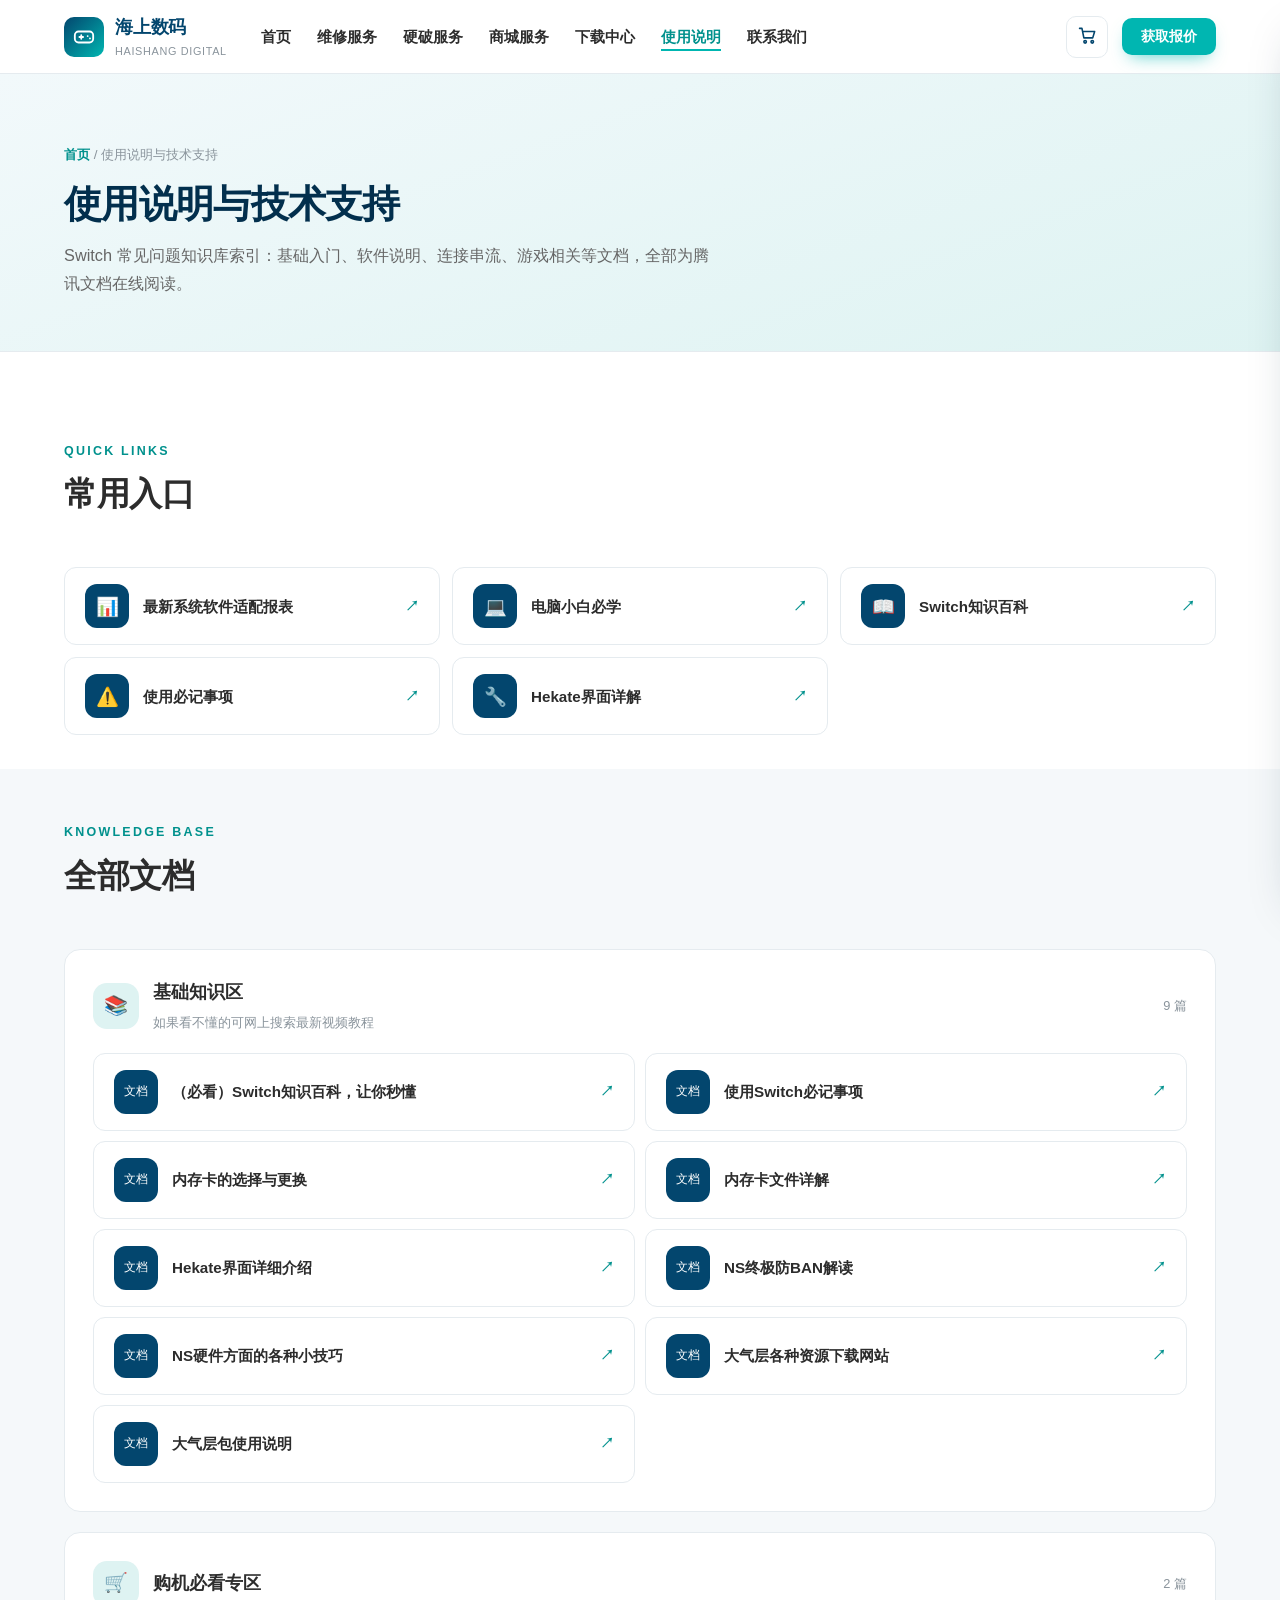
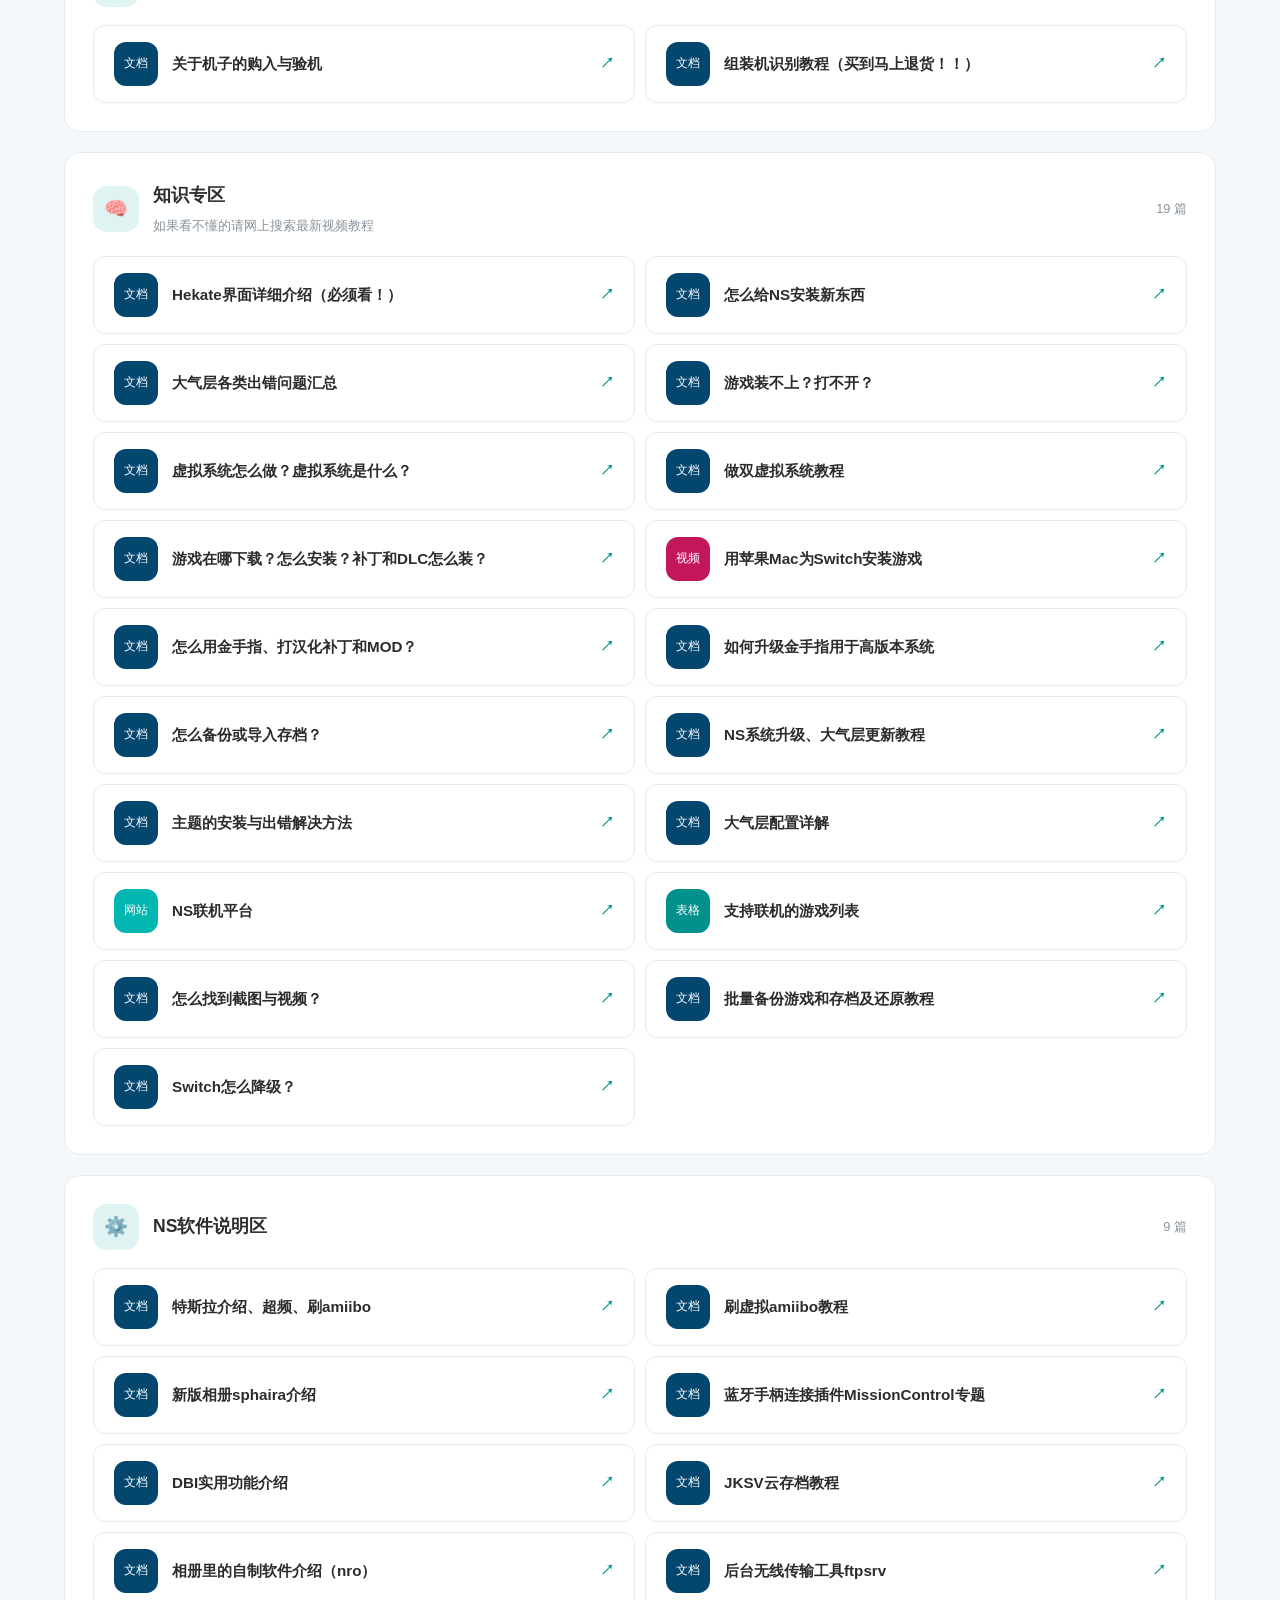
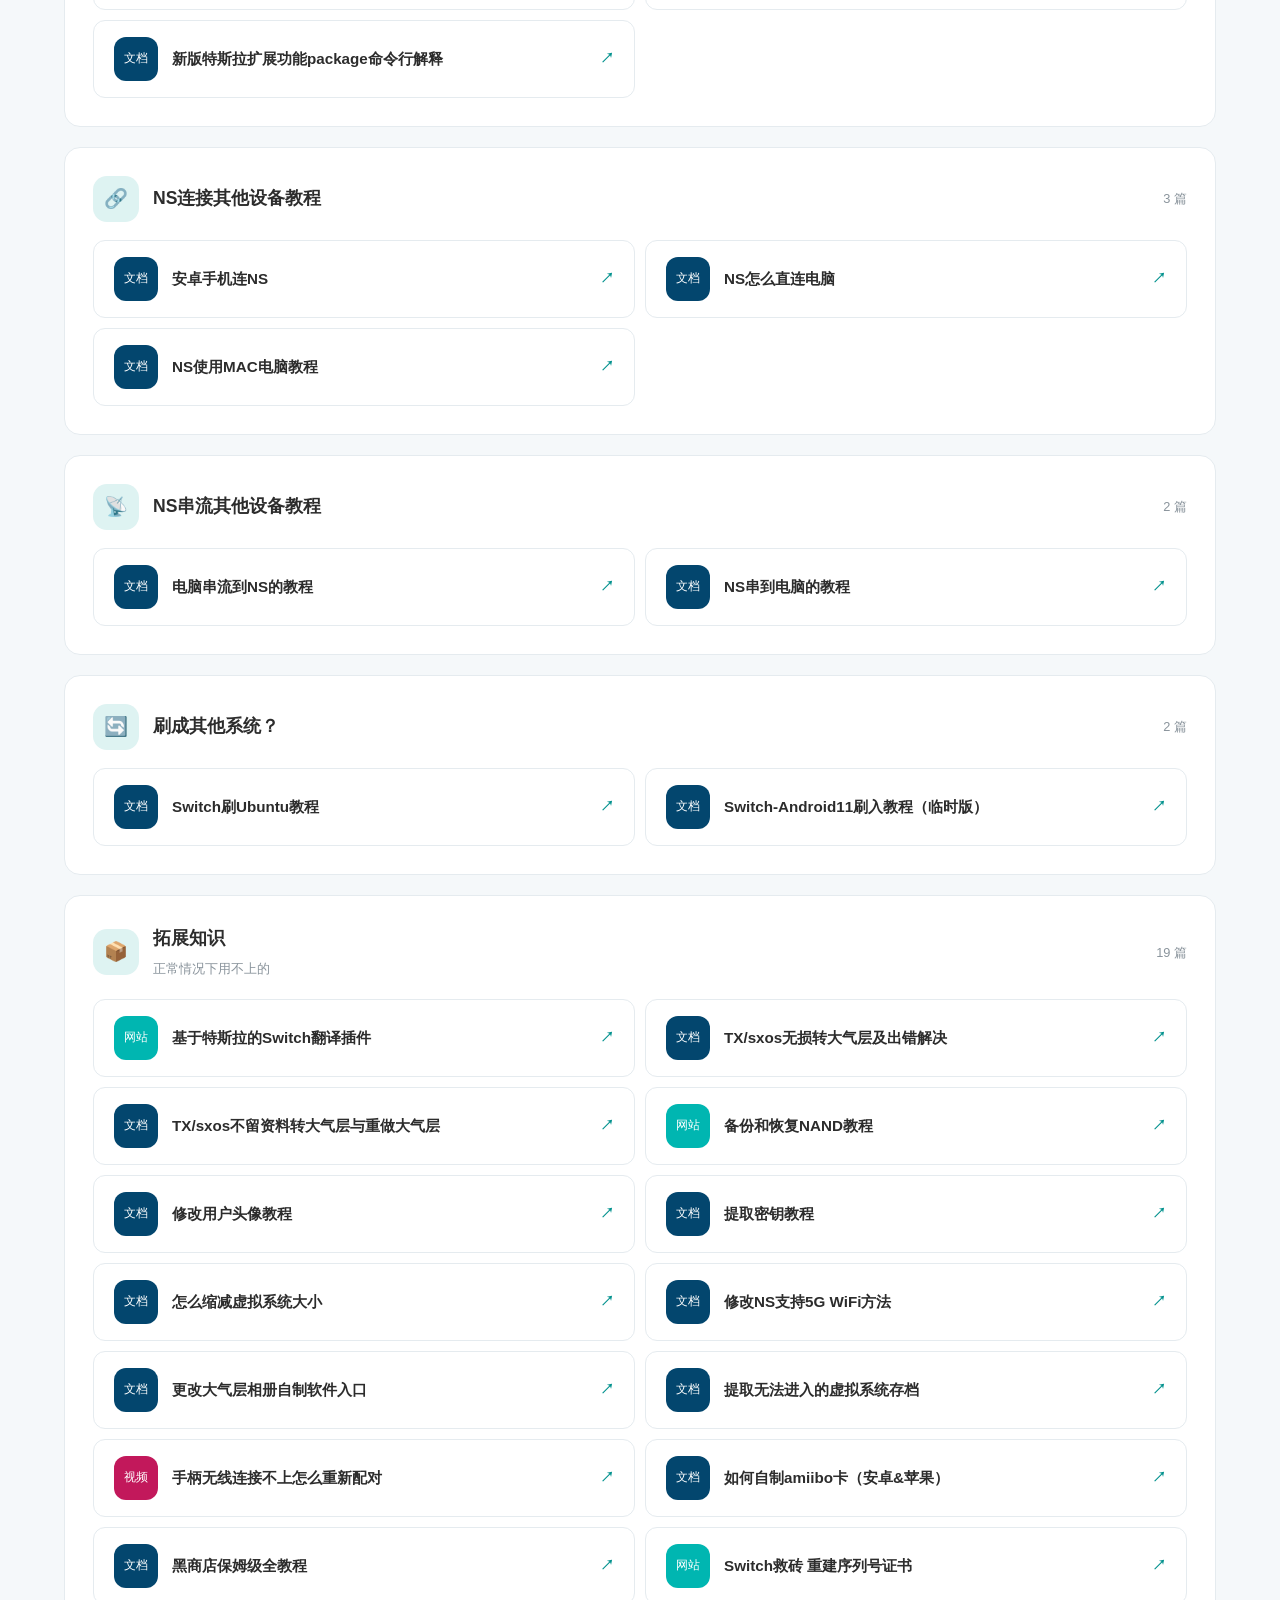
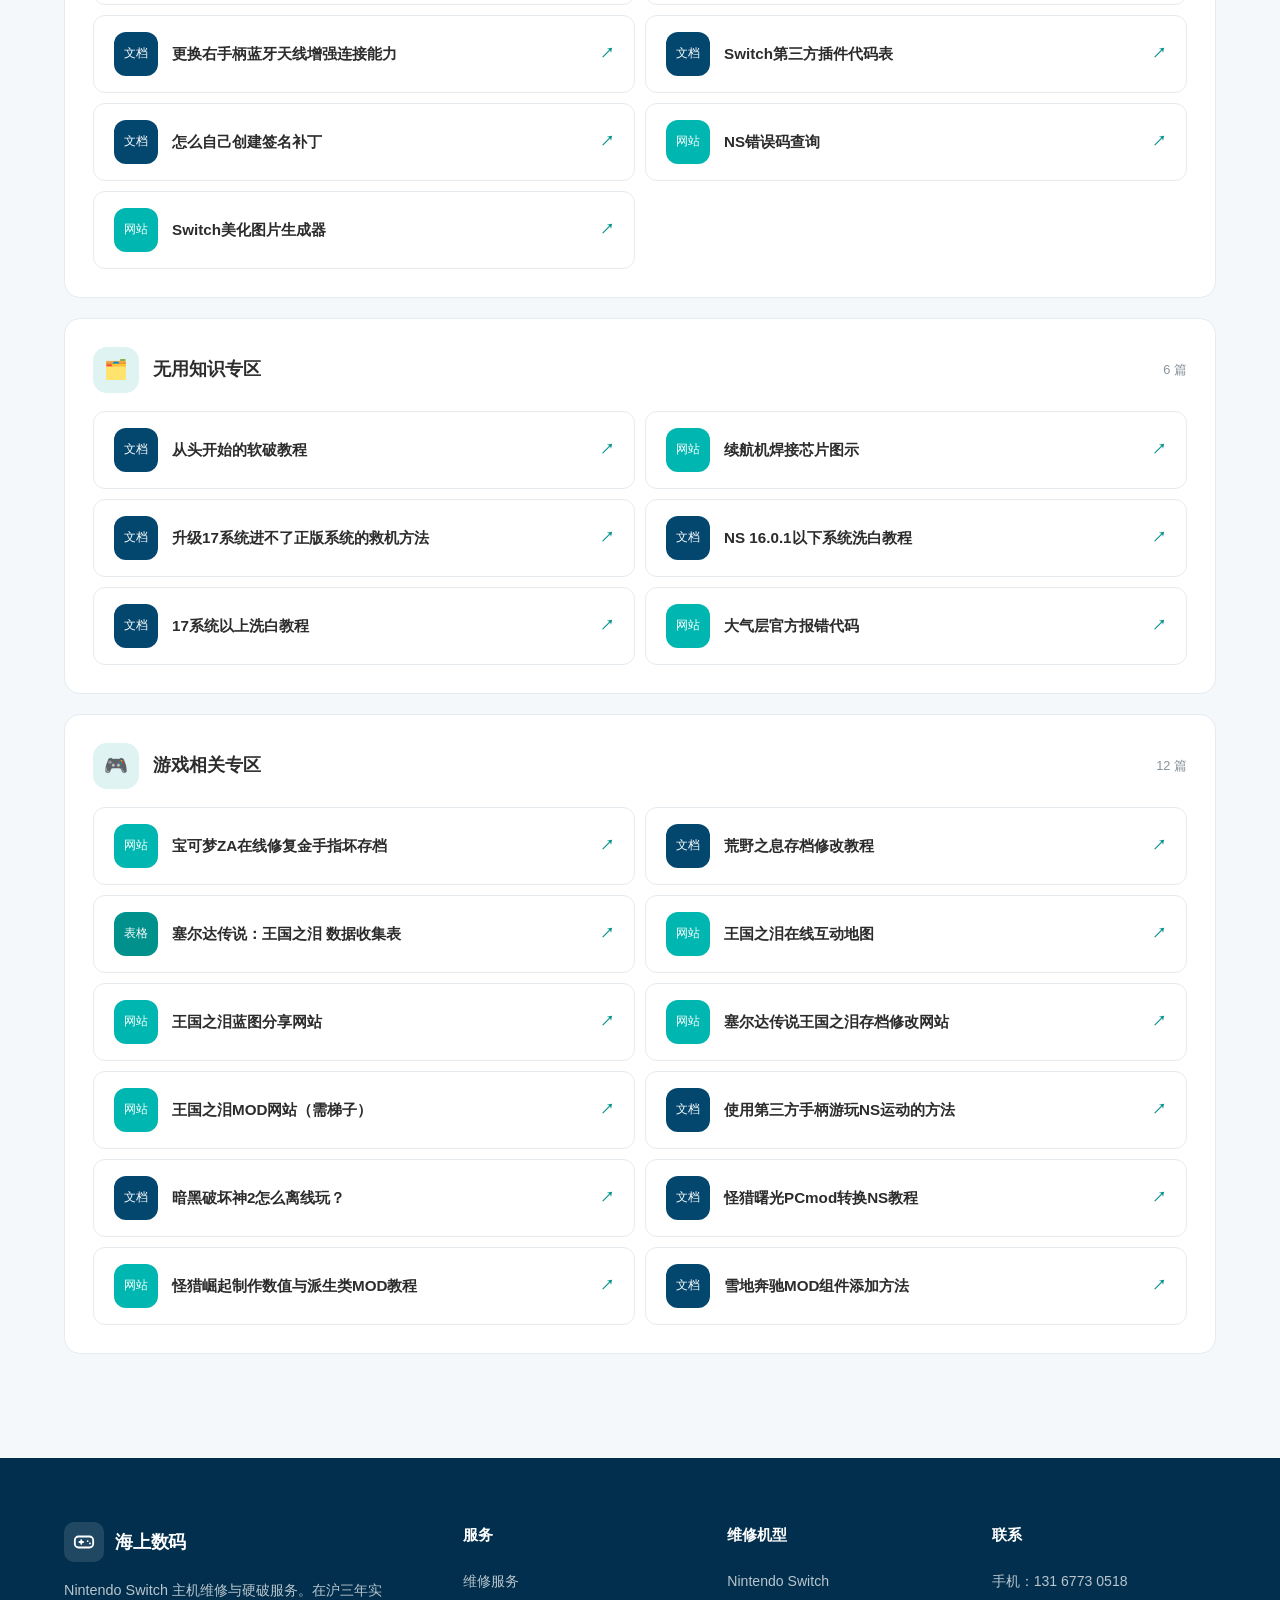
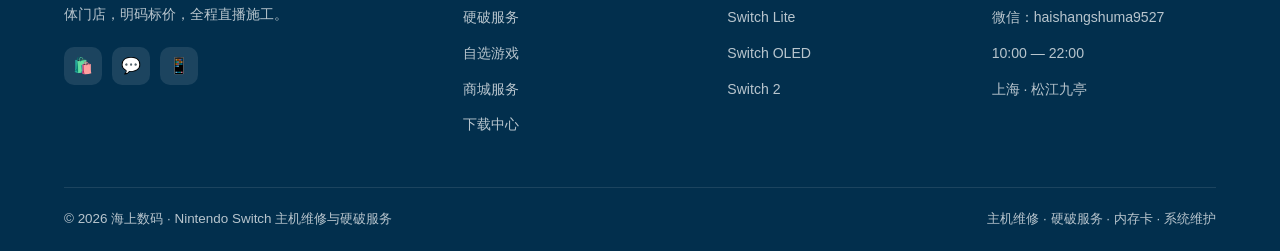
<file: support.html>
<!DOCTYPE html>
<html lang="zh-CN">
<head>
<meta charset="UTF-8">
<meta name="viewport" content="width=device-width, initial-scale=1.0">
<title>使用说明与技术支持 | Nintendo Switch 知识库 - 海上数码</title>
<meta name="description" content="海上数码 Nintendo Switch 使用说明与技术支持知识库：基础知识、购机必看、软件说明、连接与串流教程、游戏相关等文档索引。">
<link rel="stylesheet" href="assets/style.css?v=5">
<link rel="icon" href="data:image/svg+xml,%3Csvg xmlns='http://www.w3.org/2000/svg' viewBox='0 0 64 64'%3E%3Crect width='64' height='64' rx='14' fill='%2303466e'/%3E%3Crect x='10' y='22' width='44' height='22' rx='10' fill='none' stroke='%2300b6b1' stroke-width='4'/%3E%3Ccircle cx='22' cy='33' r='3' fill='%2300b6b1'/%3E%3Ccircle cx='42' cy='33' r='3' fill='%2300b6b1'/%3E%3C/svg%3E">
</head>
<body>

<nav class="navbar">
    <div class="nav-inner">
        <a href="index.html" class="brand">
            <span class="brand-mark"></span>
            <span>海上数码<small>HAISHANG DIGITAL</small></span>
        </a>
        <ul class="nav-menu">
            <li><a href="index.html">首页</a></li>
            <li><a href="repair.html">维修服务</a></li>
            <li><a href="chip.html">硬破服务</a></li>
            <li><a href="shop.html">商城服务</a></li>
            <li><a href="resources.html">下载中心</a></li>
            <li><a href="support.html">使用说明</a></li>
            <li><a href="index.html#contact">联系我们</a></li>
        </ul>
        <div class="nav-right">
            <button class="cart-btn" onclick="openCart()" title="购物车"><span id="cartIcon"></span><span class="cart-badge">0</span></button>
            <button class="nav-toggle" id="navToggle"><span id="navToggleIcon"></span></button>
            <a href="index.html#contact" class="btn btn-primary btn-sm">获取报价</a>
        </div>
    </div>
</nav>

<header class="page-hero">
    <div class="container">
        <div class="breadcrumb"><a href="index.html">首页</a> / 使用说明与技术支持</div>
        <h1>使用说明与技术支持</h1>
        <p>Switch 常见问题知识库索引：基础入门、软件说明、连接串流、游戏相关等文档，全部为腾讯文档在线阅读。</p>
    </div>
</header>

<section class="section" style="padding-bottom:34px;">
    <div class="container">
        <div class="section-head left" data-reveal>
            <span class="eyebrow">Quick Links</span>
            <h2 class="section-title">常用入口</h2>
        </div>
        <div class="grid-3" style="gap:12px;">
                <a class="res-item" href="https://docs.qq.com/sheet/DVVV6Vk5aeHNBQnZs?tab=BB08J2" target="_blank" rel="noopener"><span class="res-ico" style="background:var(--primary)">📊</span><div><div class="res-name">最新系统软件适配报表</div></div><span class="res-go">↗</span></a>
                <a class="res-item" href="https://docs.qq.com/doc/DVWRmWVhiQkZUYUV5" target="_blank" rel="noopener"><span class="res-ico" style="background:var(--primary)">💻</span><div><div class="res-name">电脑小白必学</div></div><span class="res-go">↗</span></a>
                <a class="res-item" href="https://docs.qq.com/doc/DVURMaHlLTHVIbVdS" target="_blank" rel="noopener"><span class="res-ico" style="background:var(--primary)">📖</span><div><div class="res-name">Switch知识百科</div></div><span class="res-go">↗</span></a>
                <a class="res-item" href="https://docs.qq.com/doc/DVUhqZWJSTHJ6aW5v" target="_blank" rel="noopener"><span class="res-ico" style="background:var(--primary)">⚠️</span><div><div class="res-name">使用必记事项</div></div><span class="res-go">↗</span></a>
                <a class="res-item" href="https://docs.qq.com/doc/DVVpQcmd1RFNpUnNL" target="_blank" rel="noopener"><span class="res-ico" style="background:var(--primary)">🔧</span><div><div class="res-name">Hekate界面详解</div></div><span class="res-go">↗</span></a>
        </div>
    </div>
</section>

<section class="section soft" style="padding-top:48px;">
    <div class="container">
        <div class="section-head left" data-reveal>
            <span class="eyebrow">Knowledge Base</span>
            <h2 class="section-title">全部文档</h2>
        </div>
            <div class="card" style="margin-bottom:20px;" data-reveal>
                <div style="display:flex;align-items:center;gap:14px;margin-bottom:18px;flex-wrap:wrap;">
                    <div class="icon-circle" style="width:46px;height:46px;margin:0;font-size:1.2rem;">📚</div>
                    <div>
                        <h3 style="margin:0;">基础知识区</h3>
                        <span style="font-size:.82rem;color:var(--muted-2)">如果看不懂的可网上搜索最新视频教程</span>
                    </div>
                    <span style="margin-left:auto;font-size:.8rem;color:var(--muted-2);">9 篇</span>
                </div>
                <div class="grid-2" style="gap:10px;">
                        <a class="res-item" href="https://docs.qq.com/doc/DVURMaHlLTHVIbVdS" target="_blank" rel="noopener"><span class="res-ico" style="background:#03466e;font-size:.78rem">文档</span><div><div class="res-name">（必看）Switch知识百科，让你秒懂</div></div><span class="res-go">↗</span></a>
                        <a class="res-item" href="https://docs.qq.com/doc/DVUhqZWJSTHJ6aW5v" target="_blank" rel="noopener"><span class="res-ico" style="background:#03466e;font-size:.78rem">文档</span><div><div class="res-name">使用Switch必记事项</div></div><span class="res-go">↗</span></a>
                        <a class="res-item" href="https://docs.qq.com/doc/DVXhyUWlLTHRnQVhH" target="_blank" rel="noopener"><span class="res-ico" style="background:#03466e;font-size:.78rem">文档</span><div><div class="res-name">内存卡的选择与更换</div></div><span class="res-go">↗</span></a>
                        <a class="res-item" href="https://docs.qq.com/doc/DVUFNUVJ2dU16U0hQ" target="_blank" rel="noopener"><span class="res-ico" style="background:#03466e;font-size:.78rem">文档</span><div><div class="res-name">内存卡文件详解</div></div><span class="res-go">↗</span></a>
                        <a class="res-item" href="https://docs.qq.com/doc/DVVpQcmd1RFNpUnNL" target="_blank" rel="noopener"><span class="res-ico" style="background:#03466e;font-size:.78rem">文档</span><div><div class="res-name">Hekate界面详细介绍</div></div><span class="res-go">↗</span></a>
                        <a class="res-item" href="https://docs.qq.com/doc/DVUhId3FuYUxDV01W" target="_blank" rel="noopener"><span class="res-ico" style="background:#03466e;font-size:.78rem">文档</span><div><div class="res-name">NS终极防BAN解读</div></div><span class="res-go">↗</span></a>
                        <a class="res-item" href="https://docs.qq.com/doc/DVWxUY0hoQXFLQVZm" target="_blank" rel="noopener"><span class="res-ico" style="background:#03466e;font-size:.78rem">文档</span><div><div class="res-name">NS硬件方面的各种小技巧</div></div><span class="res-go">↗</span></a>
                        <a class="res-item" href="https://docs.qq.com/doc/DVXF0b1ZGUkRaT25u" target="_blank" rel="noopener"><span class="res-ico" style="background:#03466e;font-size:.78rem">文档</span><div><div class="res-name">大气层各种资源下载网站</div></div><span class="res-go">↗</span></a>
                        <a class="res-item" href="https://docs.qq.com/doc/DVW9PVE5sU0FEd0tP" target="_blank" rel="noopener"><span class="res-ico" style="background:#03466e;font-size:.78rem">文档</span><div><div class="res-name">大气层包使用说明</div></div><span class="res-go">↗</span></a>
                </div>
            </div>
            <div class="card" style="margin-bottom:20px;" data-reveal>
                <div style="display:flex;align-items:center;gap:14px;margin-bottom:18px;flex-wrap:wrap;">
                    <div class="icon-circle" style="width:46px;height:46px;margin:0;font-size:1.2rem;">🛒</div>
                    <div>
                        <h3 style="margin:0;">购机必看专区</h3>
                        
                    </div>
                    <span style="margin-left:auto;font-size:.8rem;color:var(--muted-2);">2 篇</span>
                </div>
                <div class="grid-2" style="gap:10px;">
                        <a class="res-item" href="https://docs.qq.com/doc/DVUdNSlZtV3p2Ukp4" target="_blank" rel="noopener"><span class="res-ico" style="background:#03466e;font-size:.78rem">文档</span><div><div class="res-name">关于机子的购入与验机</div></div><span class="res-go">↗</span></a>
                        <a class="res-item" href="https://docs.qq.com/doc/DVWNxS0FZZGN1anBw" target="_blank" rel="noopener"><span class="res-ico" style="background:#03466e;font-size:.78rem">文档</span><div><div class="res-name">组装机识别教程（买到马上退货！！）</div></div><span class="res-go">↗</span></a>
                </div>
            </div>
            <div class="card" style="margin-bottom:20px;" data-reveal>
                <div style="display:flex;align-items:center;gap:14px;margin-bottom:18px;flex-wrap:wrap;">
                    <div class="icon-circle" style="width:46px;height:46px;margin:0;font-size:1.2rem;">🧠</div>
                    <div>
                        <h3 style="margin:0;">知识专区</h3>
                        <span style="font-size:.82rem;color:var(--muted-2)">如果看不懂的请网上搜索最新视频教程</span>
                    </div>
                    <span style="margin-left:auto;font-size:.8rem;color:var(--muted-2);">19 篇</span>
                </div>
                <div class="grid-2" style="gap:10px;">
                        <a class="res-item" href="https://docs.qq.com/doc/DVVpQcmd1RFNpUnNL" target="_blank" rel="noopener"><span class="res-ico" style="background:#03466e;font-size:.78rem">文档</span><div><div class="res-name">Hekate界面详细介绍（必须看！）</div></div><span class="res-go">↗</span></a>
                        <a class="res-item" href="https://docs.qq.com/doc/DVW91eXJad3V1QWFY" target="_blank" rel="noopener"><span class="res-ico" style="background:#03466e;font-size:.78rem">文档</span><div><div class="res-name">怎么给NS安装新东西</div></div><span class="res-go">↗</span></a>
                        <a class="res-item" href="https://docs.qq.com/doc/DVVZUVWJlWEpwcGhG" target="_blank" rel="noopener"><span class="res-ico" style="background:#03466e;font-size:.78rem">文档</span><div><div class="res-name">大气层各类出错问题汇总</div></div><span class="res-go">↗</span></a>
                        <a class="res-item" href="https://docs.qq.com/doc/DVWZueUJ3eWhhanBh" target="_blank" rel="noopener"><span class="res-ico" style="background:#03466e;font-size:.78rem">文档</span><div><div class="res-name">游戏装不上？打不开？</div></div><span class="res-go">↗</span></a>
                        <a class="res-item" href="https://docs.qq.com/doc/DVW9kRW5DcFNRckxC" target="_blank" rel="noopener"><span class="res-ico" style="background:#03466e;font-size:.78rem">文档</span><div><div class="res-name">虚拟系统怎么做？虚拟系统是什么？</div></div><span class="res-go">↗</span></a>
                        <a class="res-item" href="https://docs.qq.com/doc/DVXR0S3B5VFFTTFVI" target="_blank" rel="noopener"><span class="res-ico" style="background:#03466e;font-size:.78rem">文档</span><div><div class="res-name">做双虚拟系统教程</div></div><span class="res-go">↗</span></a>
                        <a class="res-item" href="https://docs.qq.com/doc/DVVdjcFVrSGJVZ2RW" target="_blank" rel="noopener"><span class="res-ico" style="background:#03466e;font-size:.78rem">文档</span><div><div class="res-name">游戏在哪下载？怎么安装？补丁和DLC怎么装？</div></div><span class="res-go">↗</span></a>
                        <a class="res-item" href="https://m.bilibili.com/video/BV1rqake8EB9" target="_blank" rel="noopener"><span class="res-ico" style="background:#c2185b;font-size:.78rem">视频</span><div><div class="res-name">用苹果Mac为Switch安装游戏</div></div><span class="res-go">↗</span></a>
                        <a class="res-item" href="https://docs.qq.com/doc/DVXNOZHNBcHRuUUlt" target="_blank" rel="noopener"><span class="res-ico" style="background:#03466e;font-size:.78rem">文档</span><div><div class="res-name">怎么用金手指、打汉化补丁和MOD？</div></div><span class="res-go">↗</span></a>
                        <a class="res-item" href="https://docs.qq.com/doc/DVVhYRFV4SUpHcFFF" target="_blank" rel="noopener"><span class="res-ico" style="background:#03466e;font-size:.78rem">文档</span><div><div class="res-name">如何升级金手指用于高版本系统</div></div><span class="res-go">↗</span></a>
                        <a class="res-item" href="https://docs.qq.com/doc/DVW1laWhJWG1JUEpM" target="_blank" rel="noopener"><span class="res-ico" style="background:#03466e;font-size:.78rem">文档</span><div><div class="res-name">怎么备份或导入存档？</div></div><span class="res-go">↗</span></a>
                        <a class="res-item" href="https://docs.qq.com/doc/DVXJjcEthaEZCSHNj" target="_blank" rel="noopener"><span class="res-ico" style="background:#03466e;font-size:.78rem">文档</span><div><div class="res-name">NS系统升级、大气层更新教程</div></div><span class="res-go">↗</span></a>
                        <a class="res-item" href="https://docs.qq.com/doc/DVVV3TG5Gb1pHTGtO" target="_blank" rel="noopener"><span class="res-ico" style="background:#03466e;font-size:.78rem">文档</span><div><div class="res-name">主题的安装与出错解决方法</div></div><span class="res-go">↗</span></a>
                        <a class="res-item" href="https://docs.qq.com/doc/DVUxTZWdYemdoWXFL" target="_blank" rel="noopener"><span class="res-ico" style="background:#03466e;font-size:.78rem">文档</span><div><div class="res-name">大气层配置详解</div></div><span class="res-go">↗</span></a>
                        <a class="res-item" href="https://www.tomodachilife.cn/?page=game-online" target="_blank" rel="noopener"><span class="res-ico" style="background:#00b6b1;font-size:.78rem">网站</span><div><div class="res-name">NS联机平台</div></div><span class="res-go">↗</span></a>
                        <a class="res-item" href="https://docs.qq.com/sheet/DU3BrekVRcmdFSEtW" target="_blank" rel="noopener"><span class="res-ico" style="background:#00918d;font-size:.78rem">表格</span><div><div class="res-name">支持联机的游戏列表</div></div><span class="res-go">↗</span></a>
                        <a class="res-item" href="https://docs.qq.com/doc/DVXpTRW1tR01QaXVj" target="_blank" rel="noopener"><span class="res-ico" style="background:#03466e;font-size:.78rem">文档</span><div><div class="res-name">怎么找到截图与视频？</div></div><span class="res-go">↗</span></a>
                        <a class="res-item" href="https://docs.qq.com/doc/DVURyWVBPU0NCaEx3" target="_blank" rel="noopener"><span class="res-ico" style="background:#03466e;font-size:.78rem">文档</span><div><div class="res-name">批量备份游戏和存档及还原教程</div></div><span class="res-go">↗</span></a>
                        <a class="res-item" href="https://docs.qq.com/doc/DVXVYa25GS3d4bWVn" target="_blank" rel="noopener"><span class="res-ico" style="background:#03466e;font-size:.78rem">文档</span><div><div class="res-name">Switch怎么降级？</div></div><span class="res-go">↗</span></a>
                </div>
            </div>
            <div class="card" style="margin-bottom:20px;" data-reveal>
                <div style="display:flex;align-items:center;gap:14px;margin-bottom:18px;flex-wrap:wrap;">
                    <div class="icon-circle" style="width:46px;height:46px;margin:0;font-size:1.2rem;">⚙️</div>
                    <div>
                        <h3 style="margin:0;">NS软件说明区</h3>
                        
                    </div>
                    <span style="margin-left:auto;font-size:.8rem;color:var(--muted-2);">9 篇</span>
                </div>
                <div class="grid-2" style="gap:10px;">
                        <a class="res-item" href="https://docs.qq.com/doc/DVXhQeXdOUGtTQlVq" target="_blank" rel="noopener"><span class="res-ico" style="background:#03466e;font-size:.78rem">文档</span><div><div class="res-name">特斯拉介绍、超频、刷amiibo</div></div><span class="res-go">↗</span></a>
                        <a class="res-item" href="https://docs.qq.com/doc/DVVRnSkhJbWdya25U" target="_blank" rel="noopener"><span class="res-ico" style="background:#03466e;font-size:.78rem">文档</span><div><div class="res-name">刷虚拟amiibo教程</div></div><span class="res-go">↗</span></a>
                        <a class="res-item" href="https://docs.qq.com/doc/DVU91U0RkRFBWWVpk" target="_blank" rel="noopener"><span class="res-ico" style="background:#03466e;font-size:.78rem">文档</span><div><div class="res-name">新版相册sphaira介绍</div></div><span class="res-go">↗</span></a>
                        <a class="res-item" href="https://docs.qq.com/doc/DVWJLbXVwR01SQUdJ" target="_blank" rel="noopener"><span class="res-ico" style="background:#03466e;font-size:.78rem">文档</span><div><div class="res-name">蓝牙手柄连接插件MissionControl专题</div></div><span class="res-go">↗</span></a>
                        <a class="res-item" href="https://docs.qq.com/doc/DVW9SVnBGb2R5emdB" target="_blank" rel="noopener"><span class="res-ico" style="background:#03466e;font-size:.78rem">文档</span><div><div class="res-name">DBI实用功能介绍</div></div><span class="res-go">↗</span></a>
                        <a class="res-item" href="https://docs.qq.com/doc/DVW5zckd4VVZrVHZP" target="_blank" rel="noopener"><span class="res-ico" style="background:#03466e;font-size:.78rem">文档</span><div><div class="res-name">JKSV云存档教程</div></div><span class="res-go">↗</span></a>
                        <a class="res-item" href="https://docs.qq.com/doc/DVXZ3dU94bUlpbVhW" target="_blank" rel="noopener"><span class="res-ico" style="background:#03466e;font-size:.78rem">文档</span><div><div class="res-name">相册里的自制软件介绍（nro）</div></div><span class="res-go">↗</span></a>
                        <a class="res-item" href="https://docs.qq.com/doc/DVWxBa0NuekZJUHJ2" target="_blank" rel="noopener"><span class="res-ico" style="background:#03466e;font-size:.78rem">文档</span><div><div class="res-name">后台无线传输工具ftpsrv</div></div><span class="res-go">↗</span></a>
                        <a class="res-item" href="https://docs.qq.com/doc/DVUZDdHdFZmJCS01F" target="_blank" rel="noopener"><span class="res-ico" style="background:#03466e;font-size:.78rem">文档</span><div><div class="res-name">新版特斯拉扩展功能package命令行解释</div></div><span class="res-go">↗</span></a>
                </div>
            </div>
            <div class="card" style="margin-bottom:20px;" data-reveal>
                <div style="display:flex;align-items:center;gap:14px;margin-bottom:18px;flex-wrap:wrap;">
                    <div class="icon-circle" style="width:46px;height:46px;margin:0;font-size:1.2rem;">🔗</div>
                    <div>
                        <h3 style="margin:0;">NS连接其他设备教程</h3>
                        
                    </div>
                    <span style="margin-left:auto;font-size:.8rem;color:var(--muted-2);">3 篇</span>
                </div>
                <div class="grid-2" style="gap:10px;">
                        <a class="res-item" href="https://docs.qq.com/doc/DVWRYSXhHdm5pSXJO" target="_blank" rel="noopener"><span class="res-ico" style="background:#03466e;font-size:.78rem">文档</span><div><div class="res-name">安卓手机连NS</div></div><span class="res-go">↗</span></a>
                        <a class="res-item" href="https://docs.qq.com/doc/DVWJkWlhaWkRJWnpm" target="_blank" rel="noopener"><span class="res-ico" style="background:#03466e;font-size:.78rem">文档</span><div><div class="res-name">NS怎么直连电脑</div></div><span class="res-go">↗</span></a>
                        <a class="res-item" href="https://docs.qq.com/doc/DVW9IUFF2VnBuaERn" target="_blank" rel="noopener"><span class="res-ico" style="background:#03466e;font-size:.78rem">文档</span><div><div class="res-name">NS使用MAC电脑教程</div></div><span class="res-go">↗</span></a>
                </div>
            </div>
            <div class="card" style="margin-bottom:20px;" data-reveal>
                <div style="display:flex;align-items:center;gap:14px;margin-bottom:18px;flex-wrap:wrap;">
                    <div class="icon-circle" style="width:46px;height:46px;margin:0;font-size:1.2rem;">📡</div>
                    <div>
                        <h3 style="margin:0;">NS串流其他设备教程</h3>
                        
                    </div>
                    <span style="margin-left:auto;font-size:.8rem;color:var(--muted-2);">2 篇</span>
                </div>
                <div class="grid-2" style="gap:10px;">
                        <a class="res-item" href="https://docs.qq.com/doc/DVWtmVlVCTmxjQXJi" target="_blank" rel="noopener"><span class="res-ico" style="background:#03466e;font-size:.78rem">文档</span><div><div class="res-name">电脑串流到NS的教程</div></div><span class="res-go">↗</span></a>
                        <a class="res-item" href="https://docs.qq.com/doc/DVUpRSU5DWmlRY0J5" target="_blank" rel="noopener"><span class="res-ico" style="background:#03466e;font-size:.78rem">文档</span><div><div class="res-name">NS串到电脑的教程</div></div><span class="res-go">↗</span></a>
                </div>
            </div>
            <div class="card" style="margin-bottom:20px;" data-reveal>
                <div style="display:flex;align-items:center;gap:14px;margin-bottom:18px;flex-wrap:wrap;">
                    <div class="icon-circle" style="width:46px;height:46px;margin:0;font-size:1.2rem;">🔄</div>
                    <div>
                        <h3 style="margin:0;">刷成其他系统？</h3>
                        
                    </div>
                    <span style="margin-left:auto;font-size:.8rem;color:var(--muted-2);">2 篇</span>
                </div>
                <div class="grid-2" style="gap:10px;">
                        <a class="res-item" href="https://docs.qq.com/doc/DVUd3T0t3dk5zaEdt" target="_blank" rel="noopener"><span class="res-ico" style="background:#03466e;font-size:.78rem">文档</span><div><div class="res-name">Switch刷Ubuntu教程</div></div><span class="res-go">↗</span></a>
                        <a class="res-item" href="https://docs.qq.com/doc/DVUVGZWdBYVFEQmlw" target="_blank" rel="noopener"><span class="res-ico" style="background:#03466e;font-size:.78rem">文档</span><div><div class="res-name">Switch-Android11刷入教程（临时版）</div></div><span class="res-go">↗</span></a>
                </div>
            </div>
            <div class="card" style="margin-bottom:20px;" data-reveal>
                <div style="display:flex;align-items:center;gap:14px;margin-bottom:18px;flex-wrap:wrap;">
                    <div class="icon-circle" style="width:46px;height:46px;margin:0;font-size:1.2rem;">📦</div>
                    <div>
                        <h3 style="margin:0;">拓展知识</h3>
                        <span style="font-size:.82rem;color:var(--muted-2)">正常情况下用不上的</span>
                    </div>
                    <span style="margin-left:auto;font-size:.8rem;color:var(--muted-2);">19 篇</span>
                </div>
                <div class="grid-2" style="gap:10px;">
                        <a class="res-item" href="https://shipengliang.com/games/%e6%9d%a5%e8%87%aa%e4%bf%84%e7%bd%97%e6%96%af%e5%a4%a7%e7%a5%9e%e7%9a%84%e9%a6%88%e8%b5%a0%ef%bc%9a%e5%9f%ba%e4%ba%8e%e7%89%b9%e6%96%af%e6%8b%89%e7%9a%84switch%e7%bf%bb%e8%af%91%e6%8f%92%e4%bb%b6.html" target="_blank" rel="noopener"><span class="res-ico" style="background:#00b6b1;font-size:.78rem">网站</span><div><div class="res-name">基于特斯拉的Switch翻译插件</div></div><span class="res-go">↗</span></a>
                        <a class="res-item" href="https://docs.qq.com/doc/DVXRzVUJVamduZ0xh" target="_blank" rel="noopener"><span class="res-ico" style="background:#03466e;font-size:.78rem">文档</span><div><div class="res-name">TX/sxos无损转大气层及出错解决</div></div><span class="res-go">↗</span></a>
                        <a class="res-item" href="https://docs.qq.com/doc/DVUlZVlNWY3RCTnBB" target="_blank" rel="noopener"><span class="res-ico" style="background:#03466e;font-size:.78rem">文档</span><div><div class="res-name">TX/sxos不留资料转大气层与重做大气层</div></div><span class="res-go">↗</span></a>
                        <a class="res-item" href="https://shipengliang.com/games/switch-%e5%a4%a7%e6%b0%94%e5%b1%82-atmosphere-%e5%a6%82%e4%bd%95%e5%a4%87%e4%bb%bd%e6%81%a2%e5%a4%8dnand.html" target="_blank" rel="noopener"><span class="res-ico" style="background:#00b6b1;font-size:.78rem">网站</span><div><div class="res-name">备份和恢复NAND教程</div></div><span class="res-go">↗</span></a>
                        <a class="res-item" href="https://docs.qq.com/doc/DVVVaYW9Ud2xFVUZH" target="_blank" rel="noopener"><span class="res-ico" style="background:#03466e;font-size:.78rem">文档</span><div><div class="res-name">修改用户头像教程</div></div><span class="res-go">↗</span></a>
                        <a class="res-item" href="https://docs.qq.com/doc/DVUJ2QXZtaHpGc0NC" target="_blank" rel="noopener"><span class="res-ico" style="background:#03466e;font-size:.78rem">文档</span><div><div class="res-name">提取密钥教程</div></div><span class="res-go">↗</span></a>
                        <a class="res-item" href="https://docs.qq.com/doc/DVWNCSWZob25KdkRF" target="_blank" rel="noopener"><span class="res-ico" style="background:#03466e;font-size:.78rem">文档</span><div><div class="res-name">怎么缩减虚拟系统大小</div></div><span class="res-go">↗</span></a>
                        <a class="res-item" href="https://docs.qq.com/doc/DVXNXaUJma1N1bXBq" target="_blank" rel="noopener"><span class="res-ico" style="background:#03466e;font-size:.78rem">文档</span><div><div class="res-name">修改NS支持5G WiFi方法</div></div><span class="res-go">↗</span></a>
                        <a class="res-item" href="https://docs.qq.com/doc/DVWl0dENTcVNXVlN3" target="_blank" rel="noopener"><span class="res-ico" style="background:#03466e;font-size:.78rem">文档</span><div><div class="res-name">更改大气层相册自制软件入口</div></div><span class="res-go">↗</span></a>
                        <a class="res-item" href="https://docs.qq.com/doc/DVW9vaGtocHdOQ2RD" target="_blank" rel="noopener"><span class="res-ico" style="background:#03466e;font-size:.78rem">文档</span><div><div class="res-name">提取无法进入的虚拟系统存档</div></div><span class="res-go">↗</span></a>
                        <a class="res-item" href="https://www.bilibili.com/video/BV1ZS4y1w77n/" target="_blank" rel="noopener"><span class="res-ico" style="background:#c2185b;font-size:.78rem">视频</span><div><div class="res-name">手柄无线连接不上怎么重新配对</div></div><span class="res-go">↗</span></a>
                        <a class="res-item" href="https://docs.qq.com/doc/DVU13cVJFemZtRU9W" target="_blank" rel="noopener"><span class="res-ico" style="background:#03466e;font-size:.78rem">文档</span><div><div class="res-name">如何自制amiibo卡（安卓&amp;苹果）</div></div><span class="res-go">↗</span></a>
                        <a class="res-item" href="https://docs.qq.com/doc/DVUR2RnZhRktVQ0lJ" target="_blank" rel="noopener"><span class="res-ico" style="background:#03466e;font-size:.78rem">文档</span><div><div class="res-name">黑商店保姆级全教程</div></div><span class="res-go">↗</span></a>
                        <a class="res-item" href="https://www.tekqart.com/thread-367780-1-2.html?_dsign=dee9530c" target="_blank" rel="noopener"><span class="res-ico" style="background:#00b6b1;font-size:.78rem">网站</span><div><div class="res-name">Switch救砖 重建序列号证书</div></div><span class="res-go">↗</span></a>
                        <a class="res-item" href="https://docs.qq.com/doc/DVU9FSFJGa2FrSFJk" target="_blank" rel="noopener"><span class="res-ico" style="background:#03466e;font-size:.78rem">文档</span><div><div class="res-name">更换右手柄蓝牙天线增强连接能力</div></div><span class="res-go">↗</span></a>
                        <a class="res-item" href="https://docs.qq.com/doc/DVW1yeFBjR3Z0VmR0" target="_blank" rel="noopener"><span class="res-ico" style="background:#03466e;font-size:.78rem">文档</span><div><div class="res-name">Switch第三方插件代码表</div></div><span class="res-go">↗</span></a>
                        <a class="res-item" href="https://docs.qq.com/doc/DVXpGSVB6UHhmVWp4" target="_blank" rel="noopener"><span class="res-ico" style="background:#03466e;font-size:.78rem">文档</span><div><div class="res-name">怎么自己创建签名补丁</div></div><span class="res-go">↗</span></a>
                        <a class="res-item" href="https://switchbrew.org/w/index.php?title=Title_list" target="_blank" rel="noopener"><span class="res-ico" style="background:#00b6b1;font-size:.78rem">网站</span><div><div class="res-name">NS错误码查询</div></div><span class="res-go">↗</span></a>
                        <a class="res-item" href="https://nstheme.dokiss.cn/" target="_blank" rel="noopener"><span class="res-ico" style="background:#00b6b1;font-size:.78rem">网站</span><div><div class="res-name">Switch美化图片生成器</div></div><span class="res-go">↗</span></a>
                </div>
            </div>
            <div class="card" style="margin-bottom:20px;" data-reveal>
                <div style="display:flex;align-items:center;gap:14px;margin-bottom:18px;flex-wrap:wrap;">
                    <div class="icon-circle" style="width:46px;height:46px;margin:0;font-size:1.2rem;">🗂️</div>
                    <div>
                        <h3 style="margin:0;">无用知识专区</h3>
                        
                    </div>
                    <span style="margin-left:auto;font-size:.8rem;color:var(--muted-2);">6 篇</span>
                </div>
                <div class="grid-2" style="gap:10px;">
                        <a class="res-item" href="https://docs.qq.com/doc/DVVlqVkx4cm9sb01o" target="_blank" rel="noopener"><span class="res-ico" style="background:#03466e;font-size:.78rem">文档</span><div><div class="res-name">从头开始的软破教程</div></div><span class="res-go">↗</span></a>
                        <a class="res-item" href="http://tieba.baidu.com/p/6754769858?share=9105&amp;fr=sharewise" target="_blank" rel="noopener"><span class="res-ico" style="background:#00b6b1;font-size:.78rem">网站</span><div><div class="res-name">续航机焊接芯片图示</div></div><span class="res-go">↗</span></a>
                        <a class="res-item" href="https://docs.qq.com/doc/DVXFFdXdFTVhNYk5z" target="_blank" rel="noopener"><span class="res-ico" style="background:#03466e;font-size:.78rem">文档</span><div><div class="res-name">升级17系统进不了正版系统的救机方法</div></div><span class="res-go">↗</span></a>
                        <a class="res-item" href="https://docs.qq.com/doc/DVUpWRkh0ZW9Qd3pL" target="_blank" rel="noopener"><span class="res-ico" style="background:#03466e;font-size:.78rem">文档</span><div><div class="res-name">NS 16.0.1以下系统洗白教程</div></div><span class="res-go">↗</span></a>
                        <a class="res-item" href="https://docs.qq.com/doc/DVXdpZ0hBSmtBbnFP" target="_blank" rel="noopener"><span class="res-ico" style="background:#03466e;font-size:.78rem">文档</span><div><div class="res-name">17系统以上洗白教程</div></div><span class="res-go">↗</span></a>
                        <a class="res-item" href="https://xortroll.github.io/arc/" target="_blank" rel="noopener"><span class="res-ico" style="background:#00b6b1;font-size:.78rem">网站</span><div><div class="res-name">大气层官方报错代码</div></div><span class="res-go">↗</span></a>
                </div>
            </div>
            <div class="card" style="margin-bottom:20px;" data-reveal>
                <div style="display:flex;align-items:center;gap:14px;margin-bottom:18px;flex-wrap:wrap;">
                    <div class="icon-circle" style="width:46px;height:46px;margin:0;font-size:1.2rem;">🎮</div>
                    <div>
                        <h3 style="margin:0;">游戏相关专区</h3>
                        
                    </div>
                    <span style="margin-left:auto;font-size:.8rem;color:var(--muted-2);">12 篇</span>
                </div>
                <div class="grid-2" style="gap:10px;">
                        <a class="res-item" href="https://pl.azalea.sh/" target="_blank" rel="noopener"><span class="res-ico" style="background:#00b6b1;font-size:.78rem">网站</span><div><div class="res-name">宝可梦ZA在线修复金手指坏存档</div></div><span class="res-go">↗</span></a>
                        <a class="res-item" href="https://docs.qq.com/doc/DVVRXY0VNUVlvRXRP" target="_blank" rel="noopener"><span class="res-ico" style="background:#03466e;font-size:.78rem">文档</span><div><div class="res-name">荒野之息存档修改教程</div></div><span class="res-go">↗</span></a>
                        <a class="res-item" href="https://docs.qq.com/sheet/DSllwdUJldXpjZERh" target="_blank" rel="noopener"><span class="res-ico" style="background:#00918d;font-size:.78rem">表格</span><div><div class="res-name">塞尔达传说：王国之泪 数据收集表</div></div><span class="res-go">↗</span></a>
                        <a class="res-item" href="https://gamemap.app/Zelda-TOTK" target="_blank" rel="noopener"><span class="res-ico" style="background:#00b6b1;font-size:.78rem">网站</span><div><div class="res-name">王国之泪在线互动地图</div></div><span class="res-go">↗</span></a>
                        <a class="res-item" href="https://www.hyruleworks.com/?content=has_blueprint" target="_blank" rel="noopener"><span class="res-ico" style="background:#00b6b1;font-size:.78rem">网站</span><div><div class="res-name">王国之泪蓝图分享网站</div></div><span class="res-go">↗</span></a>
                        <a class="res-item" href="http://www.banzhengshi.com/zelda-totk/" target="_blank" rel="noopener"><span class="res-ico" style="background:#00b6b1;font-size:.78rem">网站</span><div><div class="res-name">塞尔达传说王国之泪存档修改网站</div></div><span class="res-go">↗</span></a>
                        <a class="res-item" href="https://gamebanana.com/mods/games/7617?_nPage=8" target="_blank" rel="noopener"><span class="res-ico" style="background:#00b6b1;font-size:.78rem">网站</span><div><div class="res-name">王国之泪MOD网站（需梯子）</div></div><span class="res-go">↗</span></a>
                        <a class="res-item" href="https://docs.qq.com/doc/DVWZJZEpOWEJxcndv" target="_blank" rel="noopener"><span class="res-ico" style="background:#03466e;font-size:.78rem">文档</span><div><div class="res-name">使用第三方手柄游玩NS运动的方法</div></div><span class="res-go">↗</span></a>
                        <a class="res-item" href="https://docs.qq.com/doc/DVVJhdkVDZ3VVTlhC" target="_blank" rel="noopener"><span class="res-ico" style="background:#03466e;font-size:.78rem">文档</span><div><div class="res-name">暗黑破坏神2怎么离线玩？</div></div><span class="res-go">↗</span></a>
                        <a class="res-item" href="https://docs.qq.com/doc/DVXlUd0RWRHJrV2JB" target="_blank" rel="noopener"><span class="res-ico" style="background:#03466e;font-size:.78rem">文档</span><div><div class="res-name">怪猎曙光PCmod转换NS教程</div></div><span class="res-go">↗</span></a>
                        <a class="res-item" href="https://wap.caimogu.cc/article/346870.1" target="_blank" rel="noopener"><span class="res-ico" style="background:#00b6b1;font-size:.78rem">网站</span><div><div class="res-name">怪猎崛起制作数值与派生类MOD教程</div></div><span class="res-go">↗</span></a>
                        <a class="res-item" href="https://docs.qq.com/doc/DVWVIWm5XUXNvcGph" target="_blank" rel="noopener"><span class="res-ico" style="background:#03466e;font-size:.78rem">文档</span><div><div class="res-name">雪地奔驰MOD组件添加方法</div></div><span class="res-go">↗</span></a>
                </div>
            </div>
    </div>
</section>

<footer class="footer">
    <div class="container">
        <div class="foot-grid">
            <div>
                <a href="index.html" class="brand"><span class="brand-mark"></span><span>海上数码</span></a>
                <p>Nintendo Switch 主机维修与硬破服务。在沪三年实体门店，明码标价，全程直播施工。</p>
                <div class="socials">
                    <a href="https://shop310015375.taobao.com/" target="_blank" rel="noopener" title="淘宝店铺">🛍️</a>
                    <a href="javascript:copyText('haishangshuma9527')" title="复制微信">💬</a>
                    <a href="javascript:copyText('13167730518')" title="复制手机">📱</a>
                </div>
            </div>
            <div>
                <h5>服务</h5>
                <ul>
                    <li><a href="repair.html">维修服务</a></li>
                    <li><a href="chip.html">硬破服务</a></li>
            <li><a href="games.html">自选游戏</a></li>
                    <li><a href="shop.html">商城服务</a></li>
                    <li><a href="resources.html">下载中心</a></li>
                </ul>
            </div>
            <div>
                <h5>维修机型</h5>
                <ul>
                    <li><a href="repair.html">Nintendo Switch</a></li>
                    <li><a href="repair.html">Switch Lite</a></li>
                    <li><a href="repair.html">Switch OLED</a></li>
                    <li><a href="repair.html">Switch 2</a></li>
                </ul>
            </div>
            <div>
                <h5>联系</h5>
                <ul>
                    <li>手机：131 6773 0518</li>
                    <li>微信：haishangshuma9527</li>
                    <li>10:00 — 22:00</li>
                    <li>上海 · 松江九亭</li>
                </ul>
            </div>
        </div>
        <div class="foot-bottom">
            <span>© 2026 海上数码 · Nintendo Switch 主机维修与硬破服务</span>
            <span>主机维修 · 硬破服务 · 内存卡 · 系统维护</span>
        </div>
    </div>
</footer>

<div class="mask" id="mask" onclick="closeAll()"></div>
<div class="drawer" id="csDrawer">
    <div class="drawer-head"><h3>联系客服</h3><button class="drawer-close" onclick="closeAll()">✕</button></div>
    <div class="drawer-body">
        <p style="font-size:.88rem;color:var(--muted);margin-bottom:18px;">工作时间 10:00 — 22:00，下单后请主动发送快递单号</p>
        <div class="res-item" style="margin-bottom:12px;"><span class="res-ico" style="background:var(--primary)">💬</span>
            <div><div class="res-name">客服微信</div><div class="res-sub">haishangshuma9527</div></div>
            <span class="res-go" onclick="copyText('haishangshuma9527')">复制</span></div>
        <a class="res-item" style="margin-bottom:12px;" href="https://shop310015375.taobao.com/" target="_blank" rel="noopener"><span class="res-ico" style="background:var(--primary)">🛍️</span>
            <div><div class="res-name">我的淘宝店铺</div><div class="res-sub">shop310015375.taobao.com</div></div>
            <span class="res-go">打开</span></a>
        <div class="res-item" style="margin-bottom:12px;"><span class="res-ico" style="background:var(--primary)">📱</span>
            <div><div class="res-name">客服手机</div><div class="res-sub">131 6773 0518</div></div>
            <span class="res-go" onclick="copyText('13167730518')">复制</span></div>
        <img loading="lazy" src="images/wechat-qr.webp" alt="微信客服" style="width:150px;border-radius:12px;border:1px solid var(--line);margin-top:8px;" onclick="openLB(this.src)">
    </div>
</div>

<script src="assets/app.js?v=3"></script>
<script>
document.querySelectorAll('.brand-mark').forEach(e=>e.innerHTML = icon('game'));
document.getElementById('navToggleIcon').innerHTML = icon('menu');
document.getElementById('cartIcon').innerHTML = icon('cart');
</script>
</body>
</html>
</file>
<file: assets/style.css>
:root{
    --primary:#03466e;
    --primary-dark:#023a5c;
    --primary-deep:#022f4d;
    --accent:#00b6b1;
    --accent-dark:#00918d;
    --secondary:#def3f2;
    --text:#2c2c2c;
    --muted:#666666;
    --muted-2:#8a949c;
    --line:#e5ebef;
    --line-2:#d6e0e6;
    --bg:#ffffff;
    --soft:#f5f8fa;
    --soft-2:#eef4f7;
    --radius:12px;
    --radius-lg:16px;
    --shadow:0 2px 6px rgba(16,42,67,.06), 0 1px 2px rgba(16,42,67,.04);
    --shadow-md:0 10px 22px -8px rgba(16,42,67,.16);
    --shadow-lg:0 22px 44px -18px rgba(16,42,67,.26);
    --nav-h:74px;
}
*{ margin:0; padding:0; box-sizing:border-box; }
html{ scroll-behavior:smooth; scroll-padding-top:var(--nav-h); }
body{
    font-family:-apple-system,BlinkMacSystemFont,'Segoe UI','PingFang SC','Hiragino Sans GB','Microsoft YaHei',sans-serif;
    color:var(--text); background:var(--bg); line-height:1.7; -webkit-font-smoothing:antialiased;
    padding-top:var(--nav-h);
}
img{ max-width:100%; display:block; }
a{ color:inherit; text-decoration:none; }
ul{ list-style:none; }
.container{ width:100%; max-width:1200px; margin:0 auto; padding:0 24px; }
.section{ padding:84px 0; }
.section.soft{ background:var(--soft); }
.section.soft-2{ background:var(--soft-2); }
.section.deep{ background:linear-gradient(135deg,#03466e 0%,#022f4d 100%); color:#fff; }
.section-head{ max-width:720px; margin:0 auto 52px; text-align:center; }
.section-head.left{ margin-left:0; text-align:left; }
.eyebrow{
    display:inline-block; font-size:.78rem; font-weight:700; letter-spacing:.18em; text-transform:uppercase;
    color:var(--accent-dark); margin-bottom:12px;
}
.section.deep .eyebrow{ color:#7fe3e0; }
.section-title{ font-size:2.05rem; font-weight:800; letter-spacing:-.5px; line-height:1.25; color:var(--text); }
.section.deep .section-title{ color:#fff; }
.section-desc{ margin-top:14px; font-size:1rem; color:var(--muted); }
.section.deep .section-desc{ color:rgba(255,255,255,.78); }
.btn{
    display:inline-flex; align-items:center; justify-content:center; gap:9px;
    padding:13px 26px; border-radius:10px; font-size:.94rem; font-weight:700; font-family:inherit;
    border:1px solid transparent; cursor:pointer; transition:.25s; line-height:1.3;
}
.btn svg{ width:17px; height:17px; }
.btn-primary{ background:var(--accent); color:#fff; box-shadow:0 8px 18px -8px rgba(0,182,177,.7); }
.btn-primary:hover{ background:var(--accent-dark); transform:translateY(-2px); }
.btn-dark{ background:var(--primary); color:#fff; }
.btn-dark:hover{ background:var(--primary-deep); transform:translateY(-2px); }
.btn-outline{ border-color:var(--line-2); color:var(--primary); background:#fff; }
.btn-outline:hover{ border-color:var(--accent); color:var(--accent-dark); }
.btn-light{ background:#fff; color:var(--primary); }
.btn-light:hover{ background:var(--secondary); }
.btn-block{ width:100%; }
.btn-sm{ padding:9px 18px; font-size:.85rem; }
.navbar{
    position:fixed; top:0; left:0; right:0; height:var(--nav-h); z-index:1000;
    background:rgba(255,255,255,.96); backdrop-filter:blur(10px); border-bottom:1px solid var(--line);
    transition:.3s;
}
.navbar.scrolled{ box-shadow:0 6px 24px -12px rgba(16,42,67,.28); }
.nav-inner{ max-width:1200px; height:100%; margin:0 auto; padding:0 24px; display:flex; align-items:center; gap:28px; }
.brand{ display:flex; align-items:center; gap:11px; font-weight:800; font-size:1.12rem; color:var(--primary); letter-spacing:-.2px; }
.brand-mark{
    width:40px; height:40px; border-radius:10px; background:linear-gradient(135deg,var(--primary),var(--accent));
    display:flex; align-items:center; justify-content:center; color:#fff; flex-shrink:0;
}
.brand-mark svg{ width:22px; height:22px; }
.brand small{ display:block; font-size:.68rem; font-weight:500; color:var(--muted-2); letter-spacing:.06em; }
.nav-menu{ display:flex; gap:26px; margin-left:6px; }
.nav-menu a{ font-size:.92rem; font-weight:600; color:var(--text); padding:6px 0; position:relative; transition:.25s; }
.nav-menu a::after{
    content:''; position:absolute; left:0; bottom:0; width:0; height:2px; background:var(--accent); transition:.25s;
}
.nav-menu a:hover{ color:var(--accent-dark); }
.nav-menu a:hover::after, .nav-menu a.active::after{ width:100%; }
.nav-menu a.active{ color:var(--accent-dark); }
.nav-right{ margin-left:auto; display:flex; align-items:center; gap:14px; }
.cart-btn{
    position:relative; width:42px; height:42px; border-radius:10px; border:1px solid var(--line);
    background:#fff; display:flex; align-items:center; justify-content:center; cursor:pointer; transition:.25s; color:var(--primary);
}
.cart-btn:hover{ border-color:var(--accent); color:var(--accent-dark); }
.cart-btn svg{ width:19px; height:19px; }
.cart-badge{
    position:absolute; top:-6px; right:-6px; min-width:19px; height:19px; padding:0 5px; border-radius:10px;
    background:var(--accent); color:#fff; font-size:.68rem; font-weight:700;
    display:flex; align-items:center; justify-content:center; transition:transform .18s;
}
.nav-toggle{ display:none; width:42px; height:42px; border:1px solid var(--line); border-radius:10px;
    background:#fff; cursor:pointer; align-items:center; justify-content:center; color:var(--primary); }
.nav-toggle svg{ width:20px; height:20px; }
.hero{ position:relative; padding:96px 0 92px; overflow:hidden;
    background:linear-gradient(160deg,#f2f9fb 0%,#e6f4f4 55%,#def3f2 100%); }
.hero::after{
    content:''; position:absolute; right:-140px; top:-90px; width:460px; height:460px; border-radius:50%;
    background:radial-gradient(circle,rgba(0,182,177,.16),transparent 68%);
}
.hero-grid{ position:relative; z-index:1; display:grid; grid-template-columns:1.05fr .95fr; gap:56px; align-items:center; }
.hero-tag{
    display:inline-flex; align-items:center; gap:8px; padding:6px 14px; border-radius:30px; background:#fff;
    border:1px solid var(--line); font-size:.82rem; font-weight:600; color:var(--primary); margin-bottom:22px;
    box-shadow:var(--shadow);
}
.hero-tag i{ width:7px; height:7px; border-radius:50%; background:var(--accent); display:block; }
.hero h1{ font-size:2.85rem; font-weight:800; line-height:1.2; letter-spacing:-1px; color:var(--primary-deep); }
.hero h1 em{ font-style:normal; color:var(--accent-dark); }
.hero p{ margin-top:20px; font-size:1.06rem; color:var(--muted); max-width:520px; }
.hero-actions{ margin-top:32px; display:flex; gap:14px; flex-wrap:wrap; }
.hero-points{ margin-top:34px; display:flex; gap:30px; flex-wrap:wrap; }
.hero-points div{ display:flex; align-items:center; gap:9px; font-size:.9rem; font-weight:600; color:var(--text); }
.hero-points svg{ width:18px; height:18px; color:var(--accent-dark); flex-shrink:0; }
.hero-visual{ position:relative; }
.hero-card{
    background:#fff; border:1px solid var(--line); border-radius:18px; padding:26px; box-shadow:var(--shadow-lg);
}
.hero-card h4{ font-size:1rem; font-weight:700; margin-bottom:16px; color:var(--primary); }
.hero-list li{ display:flex; align-items:flex-start; gap:11px; padding:9px 0; font-size:.9rem; color:var(--muted); border-top:1px solid var(--line); }
.hero-list li:first-child{ border-top:none; }
.hero-list svg{ width:17px; height:17px; color:var(--accent); margin-top:3px; flex-shrink:0; }
.hero-list b{ color:var(--text); font-weight:700; }
.stats{ display:grid; grid-template-columns:repeat(4,1fr); gap:24px; }
.stat{ text-align:center; padding:26px 16px; background:#fff; border:1px solid var(--line); border-radius:var(--radius); }
.stat .num{ font-size:2rem; font-weight:800; color:var(--primary); letter-spacing:-.5px; }
.stat .lbl{ font-size:.86rem; color:var(--muted); margin-top:4px; }
.grid-2{ display:grid; grid-template-columns:repeat(2,1fr); gap:24px; }
.grid-3{ display:grid; grid-template-columns:repeat(3,1fr); gap:24px; }
.grid-4{ display:grid; grid-template-columns:repeat(4,1fr); gap:20px; }
.card{
    background:#fff; border:1px solid var(--line); border-radius:var(--radius-lg); padding:28px;
    transition:.3s; height:100%;
}
.card:hover{ transform:translateY(-5px); box-shadow:var(--shadow-md); border-color:var(--line-2); }
.card h3{ font-size:1.1rem; font-weight:700; margin-bottom:10px; }
.card p{ font-size:.92rem; color:var(--muted); }
.icon-circle{
    width:52px; height:52px; border-radius:14px; background:var(--secondary); color:var(--primary);
    display:flex; align-items:center; justify-content:center; margin-bottom:18px;
}
.icon-circle svg{ width:25px; height:25px; }
.icon-circle.accent{ background:rgba(0,182,177,.14); color:var(--accent-dark); }
.svc-card{ background:#fff; border:1px solid var(--line); border-radius:var(--radius-lg); overflow:hidden; transition:.3s; }
.svc-card:hover{ transform:translateY(-5px); box-shadow:var(--shadow-md); }
.svc-img{ height:170px; overflow:hidden; background:var(--soft-2); position:relative; }
.svc-img img{ width:100%; height:100%; object-fit:cover; transition:.45s; }
.svc-card:hover .svc-img img{ transform:scale(1.06); }
.svc-body{ padding:22px 24px 26px; }
.svc-body h3{ font-size:1.06rem; font-weight:700; margin-bottom:8px; }
.svc-body p{ font-size:.9rem; color:var(--muted); margin-bottom:16px; }
.svc-meta{ display:flex; align-items:center; justify-content:space-between; gap:12px; }
.price{ font-size:1.35rem; font-weight:800; color:var(--primary); }
.price small{ font-size:.8rem; font-weight:600; }
.price del{ font-size:.8rem; color:var(--muted-2); margin-left:6px; font-weight:500; }
.dev-card{ background:#fff; border:1px solid var(--line); border-radius:var(--radius-lg); overflow:hidden; transition:.3s; }
.dev-card:hover{ transform:translateY(-5px); box-shadow:var(--shadow-md); }
.dev-img{ height:158px; overflow:hidden; background:var(--soft-2); position:relative; }
.dev-img img{ width:100%; height:100%; object-fit:cover; transition:.45s; }
.dev-card:hover .dev-img img{ transform:scale(1.06); }
.dev-model{
    position:absolute; left:12px; bottom:12px; padding:4px 10px; border-radius:7px;
    background:rgba(255,255,255,.94); font-size:.72rem; font-weight:700; color:var(--primary);
    font-family:'Courier New',monospace;
}
.dev-body{ padding:18px 20px 20px; }
.dev-body h3{ font-size:1rem; font-weight:700; margin-bottom:4px; }
.dev-year{ font-size:.78rem; color:var(--muted-2); }
.dev-spec{ margin:12px 0 14px; display:flex; flex-direction:column; gap:4px; }
.dev-spec li{ font-size:.82rem; color:var(--muted); display:flex; gap:8px; }
.dev-spec li::before{ content:'·'; color:var(--accent); font-weight:700; }
.dev-tags{ display:flex; flex-wrap:wrap; gap:6px; margin-bottom:14px; }
.dev-tags span{ font-size:.72rem; padding:3px 9px; border-radius:7px; background:var(--soft); color:var(--muted); border:1px solid var(--line); }
.dev-foot{ display:flex; align-items:center; justify-content:space-between; padding-top:12px; border-top:1px solid var(--line); gap:10px; }
.dev-foot a{ font-size:.83rem; font-weight:700; color:var(--accent-dark); }
.dev-status{ font-size:.72rem; font-weight:700; padding:3px 10px; border-radius:7px; }
.dev-status.ok{ background:rgba(0,182,177,.12); color:var(--accent-dark); }
.dev-status.ask{ background:rgba(255,138,76,.14); color:#c2621d; }
.process{ display:grid; grid-template-columns:repeat(4,1fr); gap:26px; }
.step{ position:relative; }
.step-no{
    width:56px; height:56px; border-radius:16px; background:rgba(255,255,255,.1); border:1px solid rgba(255,255,255,.2);
    display:flex; align-items:center; justify-content:center; font-size:1.15rem; font-weight:800; color:#7fe3e0; margin-bottom:18px;
}
.step h4{ font-size:1.05rem; font-weight:700; margin-bottom:8px; }
.step p{ font-size:.9rem; color:rgba(255,255,255,.76); }
.step-meta{ margin-top:12px; font-size:.78rem; color:rgba(255,255,255,.6); }
.steps-list{ display:flex; flex-direction:column; gap:16px; }
.step-row{ display:grid; grid-template-columns:58px 1fr 220px; gap:24px; align-items:center;
    background:#fff; border:1px solid var(--line); border-radius:var(--radius-lg); padding:22px 26px; transition:.28s; }
.step-row:hover{ box-shadow:var(--shadow-md); border-color:var(--line-2); }
.step-row .no{ width:48px; height:48px; border-radius:14px; background:var(--secondary); color:var(--primary);
    display:flex; align-items:center; justify-content:center; font-weight:800; font-size:1.05rem; }
.step-row h4{ font-size:1.02rem; font-weight:700; margin-bottom:5px; }
.step-row p{ font-size:.89rem; color:var(--muted); }
.step-info{ display:flex; flex-direction:column; gap:6px; font-size:.8rem; color:var(--muted); }
.step-info b{ color:var(--text); font-weight:700; }
.lvl{ display:inline-block; padding:2px 10px; border-radius:7px; font-size:.75rem; font-weight:700; }
.lvl.e{ background:rgba(0,182,177,.12); color:var(--accent-dark); }
.lvl.m{ background:rgba(255,138,76,.14); color:#c2621d; }
.review{ background:#fff; border:1px solid var(--line); border-radius:var(--radius-lg); padding:26px; height:100%; }
.review .stars{ color:#f5b301; font-size:.9rem; letter-spacing:2px; margin-bottom:12px; }
.review p{ font-size:.93rem; color:var(--muted); margin-bottom:18px; }
.reviewer{ display:flex; align-items:center; gap:12px; }
.avatar{ width:40px; height:40px; border-radius:50%; display:flex; align-items:center; justify-content:center;
    color:#fff; font-weight:700; font-size:.9rem; flex-shrink:0; }
.reviewer b{ font-size:.9rem; display:block; }
.reviewer span{ font-size:.78rem; color:var(--muted-2); }
.form-card{ background:#fff; border:1px solid var(--line); border-radius:var(--radius-lg); padding:32px; }
.form-card h3{ font-size:1.25rem; font-weight:800; margin-bottom:6px; }
.form-card .sub{ font-size:.9rem; color:var(--muted); margin-bottom:24px; }
.field{ margin-bottom:16px; }
.field label{ display:block; font-size:.84rem; font-weight:700; margin-bottom:7px; color:var(--text); }
.field input, .field select, .field textarea{
    width:100%; padding:12px 14px; border:1px solid var(--line-2); border-radius:10px;
    font-size:.92rem; font-family:inherit; color:var(--text); background:#fff; outline:none; transition:.2s;
}
.field input:focus, .field select:focus, .field textarea:focus{ border-color:var(--accent); box-shadow:0 0 0 3px rgba(0,182,177,.12); }
.field textarea{ resize:vertical; min-height:110px; }
.form-row{ display:grid; grid-template-columns:1fr 1fr; gap:14px; }
.info-list li{ display:flex; gap:15px; padding:16px 0; border-bottom:1px solid var(--line); }
.info-list li:last-child{ border-bottom:none; }
.info-ico{ width:42px; height:42px; border-radius:12px; background:var(--secondary); color:var(--primary);
    display:flex; align-items:center; justify-content:center; flex-shrink:0; }
.info-ico svg{ width:20px; height:20px; }
.info-list .k{ font-size:.78rem; color:var(--muted-2); }
.info-list .v{ font-size:.95rem; font-weight:600; color:var(--text); }
.filters{ display:flex; gap:10px; flex-wrap:wrap; justify-content:center; margin-bottom:22px; }
.chip{ padding:9px 20px; border-radius:30px; border:1px solid var(--line-2); background:#fff;
    font-size:.88rem; font-weight:600; color:var(--muted); cursor:pointer; transition:.25s; font-family:inherit; }
.chip:hover{ border-color:var(--accent); color:var(--accent-dark); }
.chip.on{ background:var(--primary); border-color:var(--primary); color:#fff; }
.shop-bar{ display:flex; align-items:center; justify-content:space-between; gap:14px; flex-wrap:wrap; margin-bottom:22px; }
.shop-bar .count{ font-size:.88rem; color:var(--muted); }
.shop-bar select{ padding:9px 14px; border:1px solid var(--line-2); border-radius:10px; font-size:.86rem; font-family:inherit; color:var(--text); background:#fff; }
.res-item{
    display:flex; align-items:center; gap:14px; padding:16px 20px; background:#fff;
    border:1px solid var(--line); border-radius:var(--radius); transition:.25s;
}
.res-item:hover{ border-color:var(--accent); box-shadow:var(--shadow); transform:translateY(-2px); }
.res-ico{ width:44px; height:44px; border-radius:12px; display:flex; align-items:center; justify-content:center;
    color:#fff; font-size:1.15rem; flex-shrink:0; overflow:hidden; }
.res-ico svg{ width:21px; height:21px; }
.res-ico img{ width:100%; height:100%; object-fit:cover; }
.res-name{ font-size:.95rem; font-weight:700; }
.res-sub{ font-size:.78rem; color:var(--muted-2); font-family:'Courier New',monospace; }
.res-go{ margin-left:auto; color:var(--accent-dark); font-size:.85rem; font-weight:700; white-space:nowrap; }
.table-wrap{ background:#fff; border:1px solid var(--line); border-radius:var(--radius-lg); overflow:hidden; }
table{ width:100%; border-collapse:collapse; font-size:.92rem; }
thead th{ background:var(--soft); text-align:left; padding:15px 22px; font-size:.84rem; font-weight:700; color:var(--primary); }
tbody td{ padding:15px 22px; border-top:1px solid var(--line); color:var(--muted); }
tbody tr:hover td{ background:#fbfdfd; }
tbody td:first-child{ color:var(--text); font-weight:700; }
.footer{ background:var(--primary-deep); color:rgba(255,255,255,.72); padding:64px 0 0; }
.foot-grid{ display:grid; grid-template-columns:1.6fr 1fr 1fr 1fr; gap:40px; padding-bottom:44px; }
.footer .brand{ color:#fff; margin-bottom:16px; }
.footer .brand-mark{ background:rgba(255,255,255,.12); }
.footer p{ font-size:.9rem; max-width:320px; }
.footer h5{ color:#fff; font-size:.95rem; font-weight:700; margin-bottom:16px; }
.footer ul li{ padding:6px 0; font-size:.88rem; }
.footer ul a:hover{ color:#7fe3e0; }
.socials{ display:flex; gap:10px; margin-top:20px; }
.socials a{ width:38px; height:38px; border-radius:10px; background:rgba(255,255,255,.1); display:flex;
    align-items:center; justify-content:center; color:#fff; transition:.25s; }
.socials a:hover{ background:var(--accent); }
.foot-bottom{ border-top:1px solid rgba(255,255,255,.1); padding:20px 0; font-size:.84rem;
    display:flex; justify-content:space-between; gap:16px; flex-wrap:wrap; }
.mask{ position:fixed; inset:0; background:rgba(16,32,44,.45); z-index:1200; opacity:0; pointer-events:none; transition:.3s; }
.mask.on{ opacity:1; pointer-events:auto; }
.drawer{ position:fixed; top:0; right:0; height:100%; width:400px; max-width:92vw; background:#fff; z-index:1201;
    transform:translateX(100%); transition:.35s cubic-bezier(.4,0,.2,1); display:flex; flex-direction:column; box-shadow:var(--shadow-lg); }
.drawer.on{ transform:translateX(0); }
.drawer-head{ padding:20px 24px; border-bottom:1px solid var(--line); display:flex; align-items:center; justify-content:space-between; }
.drawer-head h3{ font-size:1.05rem; font-weight:800; }
.drawer-close{ width:34px; height:34px; border-radius:9px; border:1px solid var(--line); background:#fff;
    cursor:pointer; color:var(--muted); font-size:1rem; }
.drawer-body{ flex:1; overflow-y:auto; padding:20px 24px; }
.drawer-foot{ padding:20px 24px; border-top:1px solid var(--line); }
.ci{ display:flex; gap:13px; padding:15px 0; border-bottom:1px solid var(--line); }
.ci-img{ width:56px; height:56px; border-radius:11px; overflow:hidden; background:var(--soft); flex-shrink:0; }
.ci-img img{ width:100%; height:100%; object-fit:cover; }
.ci-name{ font-size:.9rem; font-weight:700; line-height:1.4; }
.ci-price{ color:var(--primary); font-weight:700; font-size:.9rem; margin-top:3px; }
.qty{ display:inline-flex; align-items:center; margin-top:8px; border:1px solid var(--line-2); border-radius:9px; overflow:hidden; }
.qty button{ width:28px; height:28px; border:none; background:#fff; color:var(--muted); cursor:pointer; font-size:1rem; }
.qty button:hover{ background:var(--soft); color:var(--primary); }
.qty span{ min-width:32px; text-align:center; font-size:.86rem; font-weight:700; }
.ci-del{ margin-left:auto; font-size:.82rem; color:var(--muted-2); cursor:pointer; align-self:flex-start; }
.ci-del:hover{ color:#d0342c; }
.empty{ text-align:center; color:var(--muted-2); padding:70px 0; font-size:.9rem; }
.total-row{ display:flex; justify-content:space-between; align-items:center; margin-bottom:14px; font-size:1rem; }
.total-row b{ font-size:1.45rem; color:var(--primary); }
.toast{ position:fixed; left:50%; bottom:34px; transform:translateX(-50%) translateY(80px); z-index:2000;
    background:var(--primary-deep); color:#fff; padding:13px 26px; border-radius:11px; font-size:.9rem; font-weight:600;
    box-shadow:var(--shadow-lg); transition:.4s cubic-bezier(.4,0,.2,1); }
.toast.show{ transform:translateX(-50%) translateY(0); }
.lightbox{ position:fixed; inset:0; background:rgba(10,20,28,.86); z-index:3000; display:none;
    align-items:center; justify-content:center; cursor:pointer; padding:24px; }
.lightbox.on{ display:flex; }
.lightbox img{ max-width:90vw; max-height:86vh; border-radius:14px; }
.lightbox .x{ position:absolute; top:22px; right:28px; color:#fff; font-size:1.3rem; opacity:.75; }
.page-hero{ padding:70px 0 54px; background:linear-gradient(160deg,#f2f9fb 0%,#def3f2 100%); border-bottom:1px solid var(--line); }
.breadcrumb{ font-size:.84rem; color:var(--muted-2); margin-bottom:14px; }
.breadcrumb a{ color:var(--accent-dark); font-weight:600; }
.page-hero h1{ font-size:2.35rem; font-weight:800; color:var(--primary-deep); letter-spacing:-.7px; line-height:1.25; }
.page-hero p{ margin-top:14px; color:var(--muted); max-width:660px; font-size:1.02rem; }
.callout{ display:flex; gap:14px; padding:18px 22px; border-radius:var(--radius);
    background:rgba(0,182,177,.08); border:1px solid rgba(0,182,177,.24); font-size:.9rem; color:var(--muted); }
.callout b{ color:var(--text); }
.callout.warn{ background:rgba(255,138,76,.08); border-color:rgba(255,138,76,.26); }
.mini-grid{ display:grid; grid-template-columns:repeat(auto-fit,minmax(210px,1fr)); gap:16px; }
.mini{ background:#fff; border:1px solid var(--line); border-radius:var(--radius); padding:18px 20px; }
.mini b{ display:block; font-size:.95rem; margin-bottom:4px; }
.mini span{ font-size:.84rem; color:var(--muted); }
[data-reveal]{ opacity:0; transform:translateY(22px); transition:opacity .6s ease, transform .6s ease; }
[data-reveal].in{ opacity:1; transform:none; }
@media (max-width:991px){
    .nav-menu{ display:none; position:absolute; top:var(--nav-h); left:0; right:0; background:#fff;
        flex-direction:column; gap:0; padding:10px 24px 18px; border-bottom:1px solid var(--line); box-shadow:var(--shadow-md); }
    .nav-menu.open{ display:flex; }
    .nav-menu a{ padding:12px 0; border-bottom:1px solid var(--line); }
    .nav-toggle{ display:flex; }
    .hero-grid{ grid-template-columns:1fr; gap:40px; }
    .hero h1{ font-size:2.2rem; }
    .grid-4, .process{ grid-template-columns:repeat(2,1fr); }
    .grid-3{ grid-template-columns:repeat(2,1fr); }
    .foot-grid{ grid-template-columns:1fr 1fr; gap:32px; }
    .step-row{ grid-template-columns:48px 1fr; }
    .step-info{ grid-column:1/-1; flex-direction:row; gap:18px; flex-wrap:wrap; }
}
@media (max-width:768px){
    .section{ padding:60px 0; }
    .section-title{ font-size:1.65rem; }
    .grid-2, .grid-3, .grid-4, .process{ grid-template-columns:1fr; }
    .stats{ grid-template-columns:repeat(2,1fr); }
    .foot-grid{ grid-template-columns:1fr; }
    .hero{ padding:64px 0 60px; }
    .table-wrap{ overflow-x:auto; }
    table{ min-width:560px; }
}
.process-sec .step-no{ background:#e2f4f4; border:1px solid #bfe6e6; color:#00b6b1; }
.process-sec .step h4{ color:var(--text); }
.process-sec .step p{ color:var(--muted); }
.process-sec .step-meta{ color:var(--muted-2); }
.atm-gallery{ display:grid; grid-template-columns:repeat(3,1fr); gap:16px; margin-top:22px; }
.atm-shot{ margin:0; background:#fff; border:1px solid var(--line); border-radius:var(--radius);
    overflow:hidden; cursor:zoom-in; display:flex; flex-direction:column;
    transition:transform .25s ease, box-shadow .25s ease, border-color .25s ease; }
.atm-shot:hover{ transform:translateY(-3px); box-shadow:0 14px 30px rgba(3,70,110,.12); border-color:var(--accent); }
.atm-shot img{ display:block; width:100%; aspect-ratio:16/9; object-fit:cover; background:var(--soft-2); }
.atm-shot figcaption{ flex:1; display:flex; align-items:center; justify-content:center;
    padding:11px 12px; font-size:.82rem; font-weight:700; color:var(--primary); line-height:1.45;
    text-align:center; border-top:1px solid var(--line); background:#fbfdfe; }
@media (max-width:991px){ .atm-gallery{ grid-template-columns:repeat(2,1fr); } }
@media (max-width:640px){ .atm-gallery{ grid-template-columns:1fr; } }
</file>
